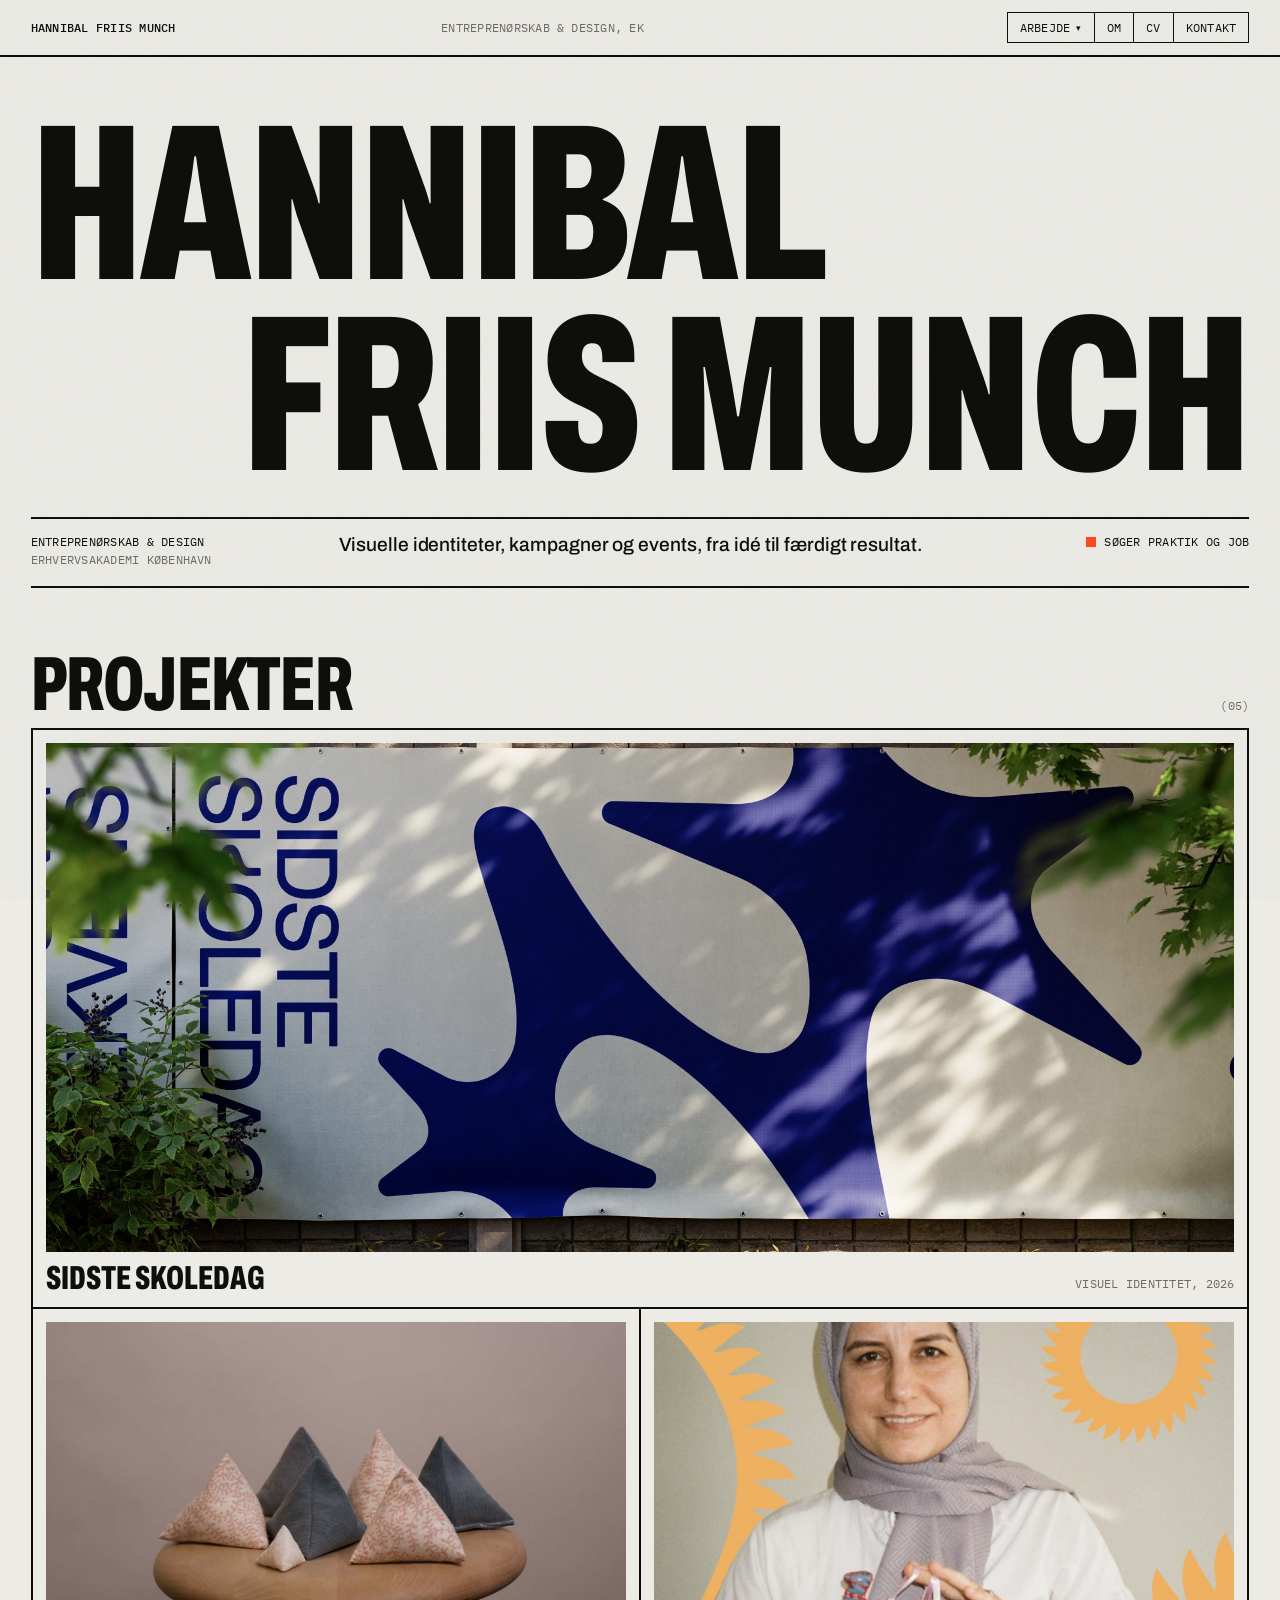
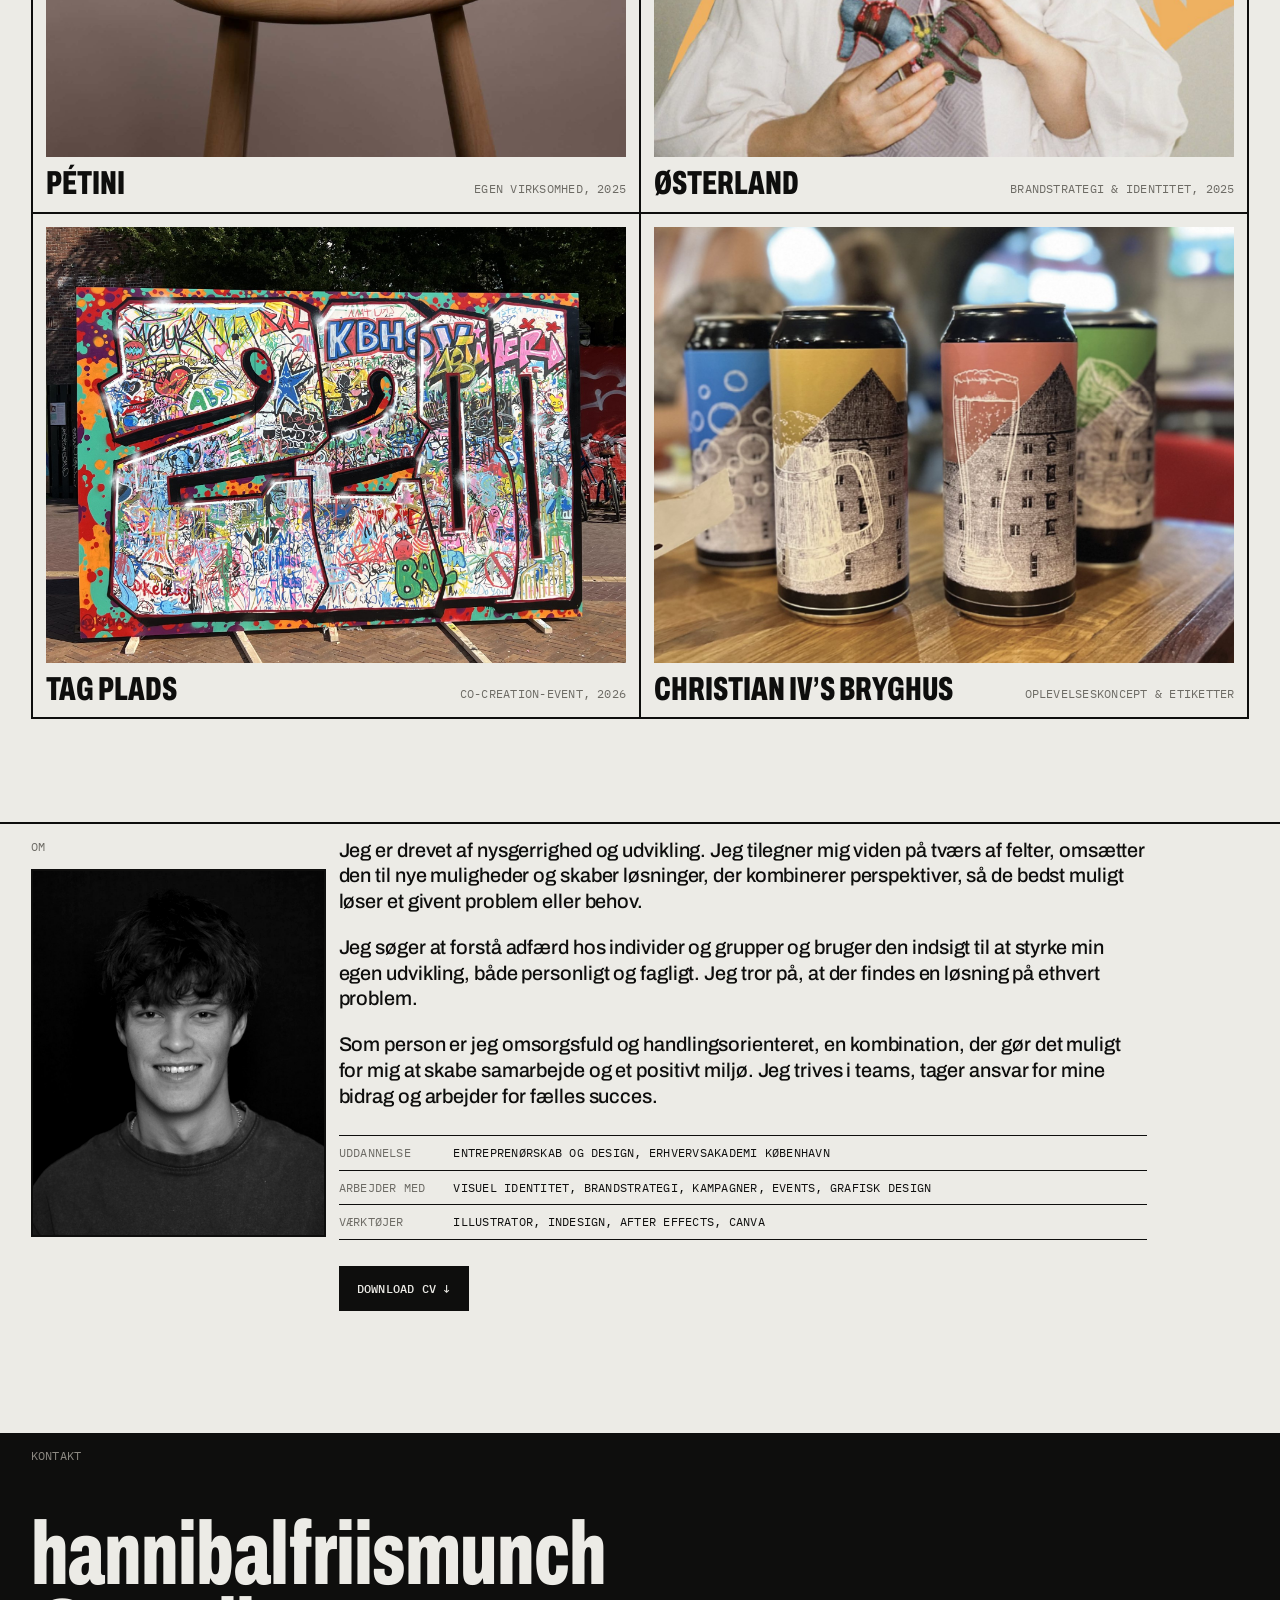
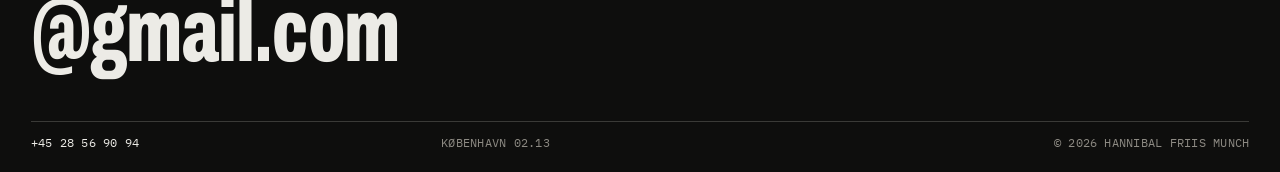
<file: index.html>
<!doctype html>
<html lang="da" class="no-js">
<head>
<meta charset="utf-8">
<meta name="viewport" content="width=device-width, initial-scale=1">
<title>Hannibal Friis Munch — Portfolio</title>
<meta name="description" content="Portfolio for Hannibal Friis Munch, der studerer Entreprenørskab og Design på Erhvervsakademi København.">
<meta name="author" content="Hannibal Friis Munch">
<meta property="og:title" content="Hannibal Friis Munch — Portfolio">
<meta property="og:description" content="Portfolio for Hannibal Friis Munch, der studerer Entreprenørskab og Design på Erhvervsakademi København.">
<meta name="theme-color" content="#ecebe6">
<link rel="icon" href="data:image/svg+xml,%3Csvg xmlns=%22http://www.w3.org/2000/svg%22 viewBox=%220 0 32 32%22%3E%3Crect x=%226%22 y=%226%22 width=%2220%22 height=%2220%22 fill=%22%23ff4a1c%22/%3E%3C/svg%3E">
<link rel="preconnect" href="https://fonts.googleapis.com"><link rel="preconnect" href="https://fonts.gstatic.com" crossorigin><link href="https://fonts.googleapis.com/css2?family=Archivo:wdth,wght@62..125,400..900&family=IBM+Plex+Mono:wght@400;500&display=swap" rel="stylesheet">
<link rel="stylesheet" href="style.css">
<script>document.documentElement.classList.remove('no-js')</script>
</head>
<body>
<header class="bar wrap">
  <div class="grid mono">
    <a class="name" href="index.html">Hannibal Friis Munch</a>
    <span class="role muted">Entreprenørskab &amp; Design, EK</span>
    <nav aria-label="Hovedmenu">
      <div class="work-menu">
        <button class="work-toggle" type="button" aria-expanded="false" aria-controls="work-panel">Arbejde <span class="chev" aria-hidden="true">▾</span></button>
        <div class="work-panel mono" id="work-panel"><a href="sidste-skoledag.html"><span class="t">Sidste Skoledag</span><span class="k">Visuel identitet</span></a><a href="petini.html"><span class="t">Pétini</span><span class="k">Egen virksomhed</span></a><a href="osterland.html"><span class="t">Østerland</span><span class="k">Brandstrategi & identitet</span></a><a href="tag-plads.html"><span class="t">Tag Plads</span><span class="k">Co-creation-event</span></a><a href="bryghuset.html"><span class="t">Christian IV’s Bryghus</span><span class="k">Oplevelseskoncept & etiketter</span></a></div>
      </div>
      <a href="index.html#om">Om</a>
      <a href="hannibal-friis-munch-cv.pdf" target="_blank" rel="noopener">CV</a>
      <a href="index.html#kontakt">Kontakt</a>
    </nav>
  </div>
</header>
<main>
<section class="masthead wrap">
  <h1 class="giant display"><span>Hannibal</span><span>Friis Munch</span></h1>
  <div class="mast-row grid mono">
    <span class="c1">Entreprenørskab &amp; Design<br><span class="muted">Erhvervsakademi København</span></span>
    <p class="c2">Visuelle identiteter, kampagner og events, fra idé til færdigt resultat.</p>
    <span class="c3"><span class="sq" aria-hidden="true"></span>Søger praktik og job</span>
  </div>
</section>

<section class="wrap" id="arbejde">
  <div class="section-head"><h2 class="display">Projekter</h2><span class="mono muted">(05)</span></div>
  <div class="cards">
<a class="card featured reveal" href="sidste-skoledag.html">
  <div class="media"><img src="sidste-skoledag-01.jpg" alt="" width="1982" height="1466" fetchpriority="high" decoding="async"></div>
  <div class="info"><h3>Sidste Skoledag</h3><span class="kind mono muted">Visuel identitet, 2026</span></div>
</a>
<a class="card reveal" href="petini.html">
  <div class="media"><img src="petini-01.jpg" alt="" width="2000" height="1333" loading="lazy" decoding="async"></div>
  <div class="info"><h3>Pétini</h3><span class="kind mono muted">Egen virksomhed, 2025</span></div>
</a>
<a class="card reveal" href="osterland.html">
  <div class="media"><img src="osterland-03.jpg" alt="" width="1338" height="1338" loading="lazy" decoding="async"></div>
  <div class="info"><h3>Østerland</h3><span class="kind mono muted">Brandstrategi & identitet, 2025</span></div>
</a>
<a class="card reveal" href="tag-plads.html">
  <div class="media"><img src="tag-plads-01.jpg" alt="" width="2000" height="1473" loading="lazy" decoding="async"></div>
  <div class="info"><h3>Tag Plads</h3><span class="kind mono muted">Co-creation-event, 2026</span></div>
</a>
<a class="card reveal" href="bryghuset.html">
  <div class="media"><img src="bryghuset-01.jpg" alt="" width="2000" height="1192" loading="lazy" decoding="async"></div>
  <div class="info"><h3>Christian IV’s Bryghus</h3><span class="kind mono muted">Oplevelseskoncept & etiketter</span></div>
</a>
  </div>
</section>

<section class="about wrap" id="om">
  <div class="grid">
    <div class="label mono muted"><span>Om</span><figure class="portrait"><img src="portraet.jpg" alt="Portræt af Hannibal Friis Munch" width="900" height="1128" loading="lazy" decoding="async"></figure></div>
    <div class="text">
      <p>Jeg er drevet af nysgerrighed og udvikling. Jeg tilegner mig viden på tværs af felter, omsætter den til nye muligheder og skaber løsninger, der kombinerer perspektiver, så de bedst muligt løser et givent problem eller behov.</p>
      <p>Jeg søger at forstå adfærd hos individer og grupper og bruger den indsigt til at styrke min egen udvikling, både personligt og fagligt. Jeg tror på, at der findes en løsning på ethvert problem.</p>
      <p>Som person er jeg omsorgsfuld og handlingsorienteret, en kombination, der gør det muligt for mig at skabe samarbejde og et positivt miljø. Jeg trives i teams, tager ansvar for mine bidrag og arbejder for fælles succes.</p>
      <dl class="mono">
        <dt>Uddannelse</dt><dd>Entreprenørskab og Design, Erhvervsakademi København</dd>
        <dt>Arbejder med</dt><dd>Visuel identitet, brandstrategi, kampagner, events, grafisk design</dd>
        <dt>Værktøjer</dt><dd>Illustrator, InDesign, After Effects, Canva</dd>
      </dl>
      <p class="cv-row"><a class="dl-btn mono" href="hannibal-friis-munch-cv.pdf" download>Download CV ↓</a></p>
    </div>
  </div>
</section>
</main>

<footer class="contact wrap" id="kontakt">
  <div class="mono muted">Kontakt</div>
  <a class="big display" href="mailto:hannibalfriismunch@gmail.com">hannibalfriismunch<br>@gmail.com</a>
  <div class="grid foot mono">
    <a href="tel:+4528569094">+45 28 56 90 94</a>
    <span class="muted" id="clock">København</span>
    <span class="muted">© 2026 Hannibal Friis Munch</span>
  </div>
</footer>
<script>
(function(){
  var bar=document.querySelector('.bar');
  function onScroll(){ bar.classList.toggle('scrolled', window.scrollY>8); }
  onScroll(); window.addEventListener('scroll', onScroll, {passive:true});

  // Arbejde dropdown
  var tg=document.querySelector('.work-toggle'), panel=document.getElementById('work-panel'), menu=document.querySelector('.work-menu');
  function setMenu(open){ tg.setAttribute('aria-expanded', open); panel.classList.toggle('open', open); }
  var hoverT=0;
  tg.addEventListener('click', function(e){ e.stopPropagation(); if(Date.now()-hoverT<500){ setMenu(true); return; } setMenu(tg.getAttribute('aria-expanded')!=='true'); });
  if(window.matchMedia('(hover: hover)').matches){
    var t; menu.addEventListener('mouseenter', function(){ clearTimeout(t); if(tg.getAttribute('aria-expanded')!=='true') hoverT=Date.now(); setMenu(true); });
    menu.addEventListener('mouseleave', function(){ t=setTimeout(function(){ setMenu(false); }, 180); });
  }
  document.addEventListener('click', function(e){ if(!menu.contains(e.target)) setMenu(false); });
  document.addEventListener('keydown', function(e){ if(e.key==='Escape' && tg.getAttribute('aria-expanded')==='true'){ setMenu(false); tg.focus(); } });

  // reveal
  var els=document.querySelectorAll('.reveal');
  if('IntersectionObserver' in window){
    var io=new IntersectionObserver(function(en){ en.forEach(function(x){ if(x.isIntersecting){ x.target.classList.add('in'); io.unobserve(x.target); } }); },{rootMargin:'0px 0px -6% 0px'});
    els.forEach(function(e){ io.observe(e); });
  } else els.forEach(function(e){ e.classList.add('in'); });

  // lightbox
  var lb=document.getElementById('lb');
  if(lb){
    var tiles=[].slice.call(document.querySelectorAll('button.tile')), img=lb.querySelector('img'), cap=lb.querySelector('.lb-cap'), cnt=lb.querySelector('.lb-count'), idx=0, last;
    function show(i){ idx=(i+tiles.length)%tiles.length; var t=tiles[idx]; img.src=t.dataset.full; img.alt=t.dataset.alt; cap.textContent=t.dataset.cap||''; cnt.textContent=(idx+1)+' / '+tiles.length; }
    function open(i){ last=document.activeElement; lb.hidden=false; show(i); requestAnimationFrame(function(){ lb.classList.add('open'); }); document.body.classList.add('lb-open'); lb.querySelector('.lb-close').focus(); }
    function close(){ lb.classList.remove('open'); document.body.classList.remove('lb-open'); setTimeout(function(){ lb.hidden=true; }, 250); if(last) last.focus(); }
    tiles.forEach(function(t,i){ t.addEventListener('click', function(){ open(i); }); });
    lb.querySelector('.lb-close').addEventListener('click', close);
    lb.querySelector('.lb-prev').addEventListener('click', function(){ show(idx-1); });
    lb.querySelector('.lb-next').addEventListener('click', function(){ show(idx+1); });
    lb.addEventListener('click', function(e){ if(e.target===lb || e.target.classList.contains('lb-stage')) close(); });
    document.addEventListener('keydown', function(e){ if(lb.hidden) return; if(e.key==='Escape') close(); if(e.key==='ArrowLeft') show(idx-1); if(e.key==='ArrowRight') show(idx+1); });
    var sx=null; lb.addEventListener('touchstart', function(e){ sx=e.touches[0].clientX; }, {passive:true});
    lb.addEventListener('touchend', function(e){ if(sx===null) return; var dx=e.changedTouches[0].clientX-sx; if(Math.abs(dx)>50) show(idx+(dx<0?1:-1)); sx=null; });
  }


  // flip-through of sketches
  document.querySelectorAll('.flip').forEach(function(box){
    var imgs=[].slice.call(box.querySelectorAll('img')), i=0, timer=null, visible=false, paused=false;
    var wrap=box.closest('.flip-wrap'), n=wrap.querySelector('.flip-n'), btn=wrap.querySelector('.flip-toggle');
    var reduce=window.matchMedia('(prefers-reduced-motion: reduce)').matches; if(reduce) paused=true;
    imgs.forEach(function(im){ im.loading='eager'; });
    function show(k){ imgs[i].classList.remove('on'); i=(k+imgs.length)%imgs.length; imgs[i].classList.add('on'); n.textContent=(i<9?'0':'')+(i+1); }
    function run(){ clearInterval(timer); timer=null; if(visible && !paused) timer=setInterval(function(){ show(i+1); }, +box.dataset.interval||420); btn.textContent=paused?'Afspil ▶':'Pause ▮▮'; btn.setAttribute('aria-pressed', paused); }
    btn.addEventListener('click', function(){ paused=!paused; run(); });
    box.addEventListener('click', function(){ if(paused) show(i+1); else { paused=true; run(); } });
    if('IntersectionObserver' in window){ new IntersectionObserver(function(e){ visible=e[0].isIntersecting; run(); }).observe(box); } else { visible=true; run(); }
  });

  var clock=document.getElementById('clock');
  if(clock){ var f=function(){ try{ clock.textContent='København '+new Date().toLocaleTimeString('da-DK',{hour:'2-digit',minute:'2-digit',timeZone:'Europe/Copenhagen'}); }catch(e){} }; f(); setInterval(f,30000); }
})();
</script>
</body>
</html>
</file>
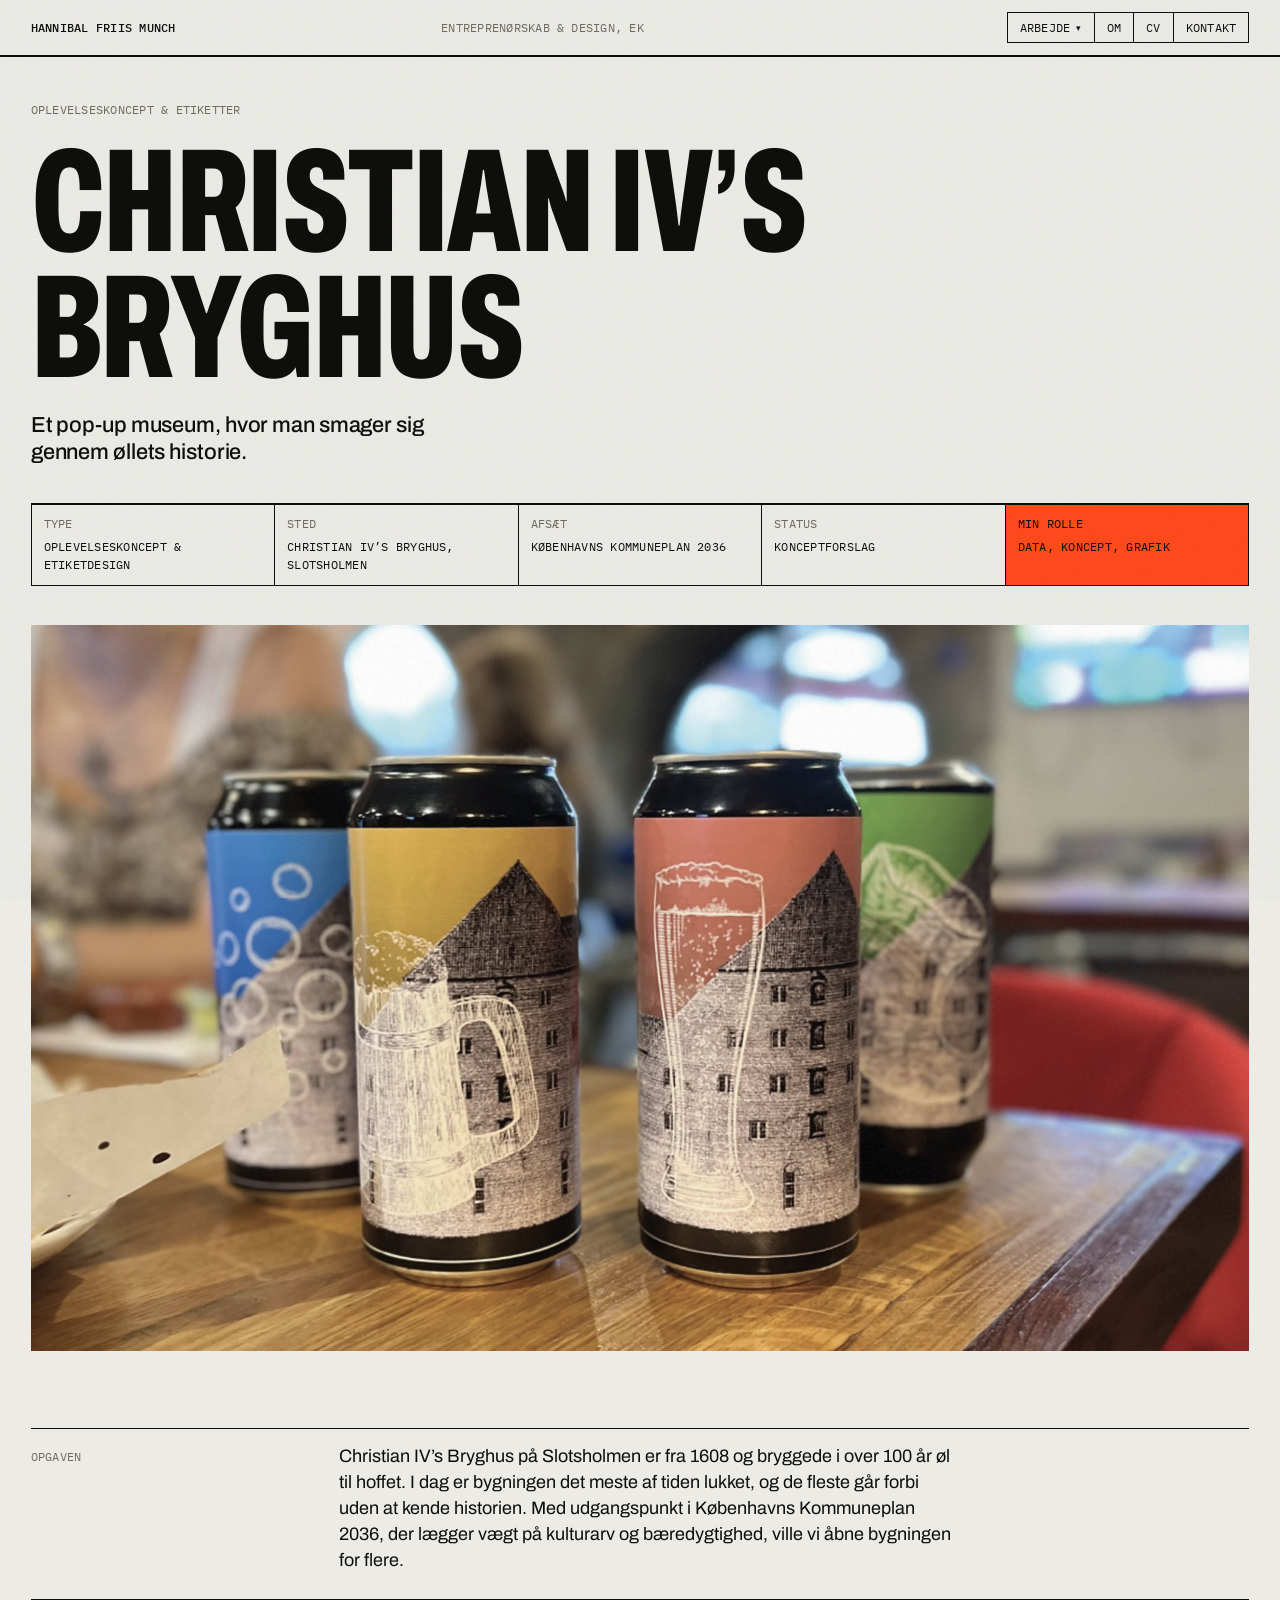
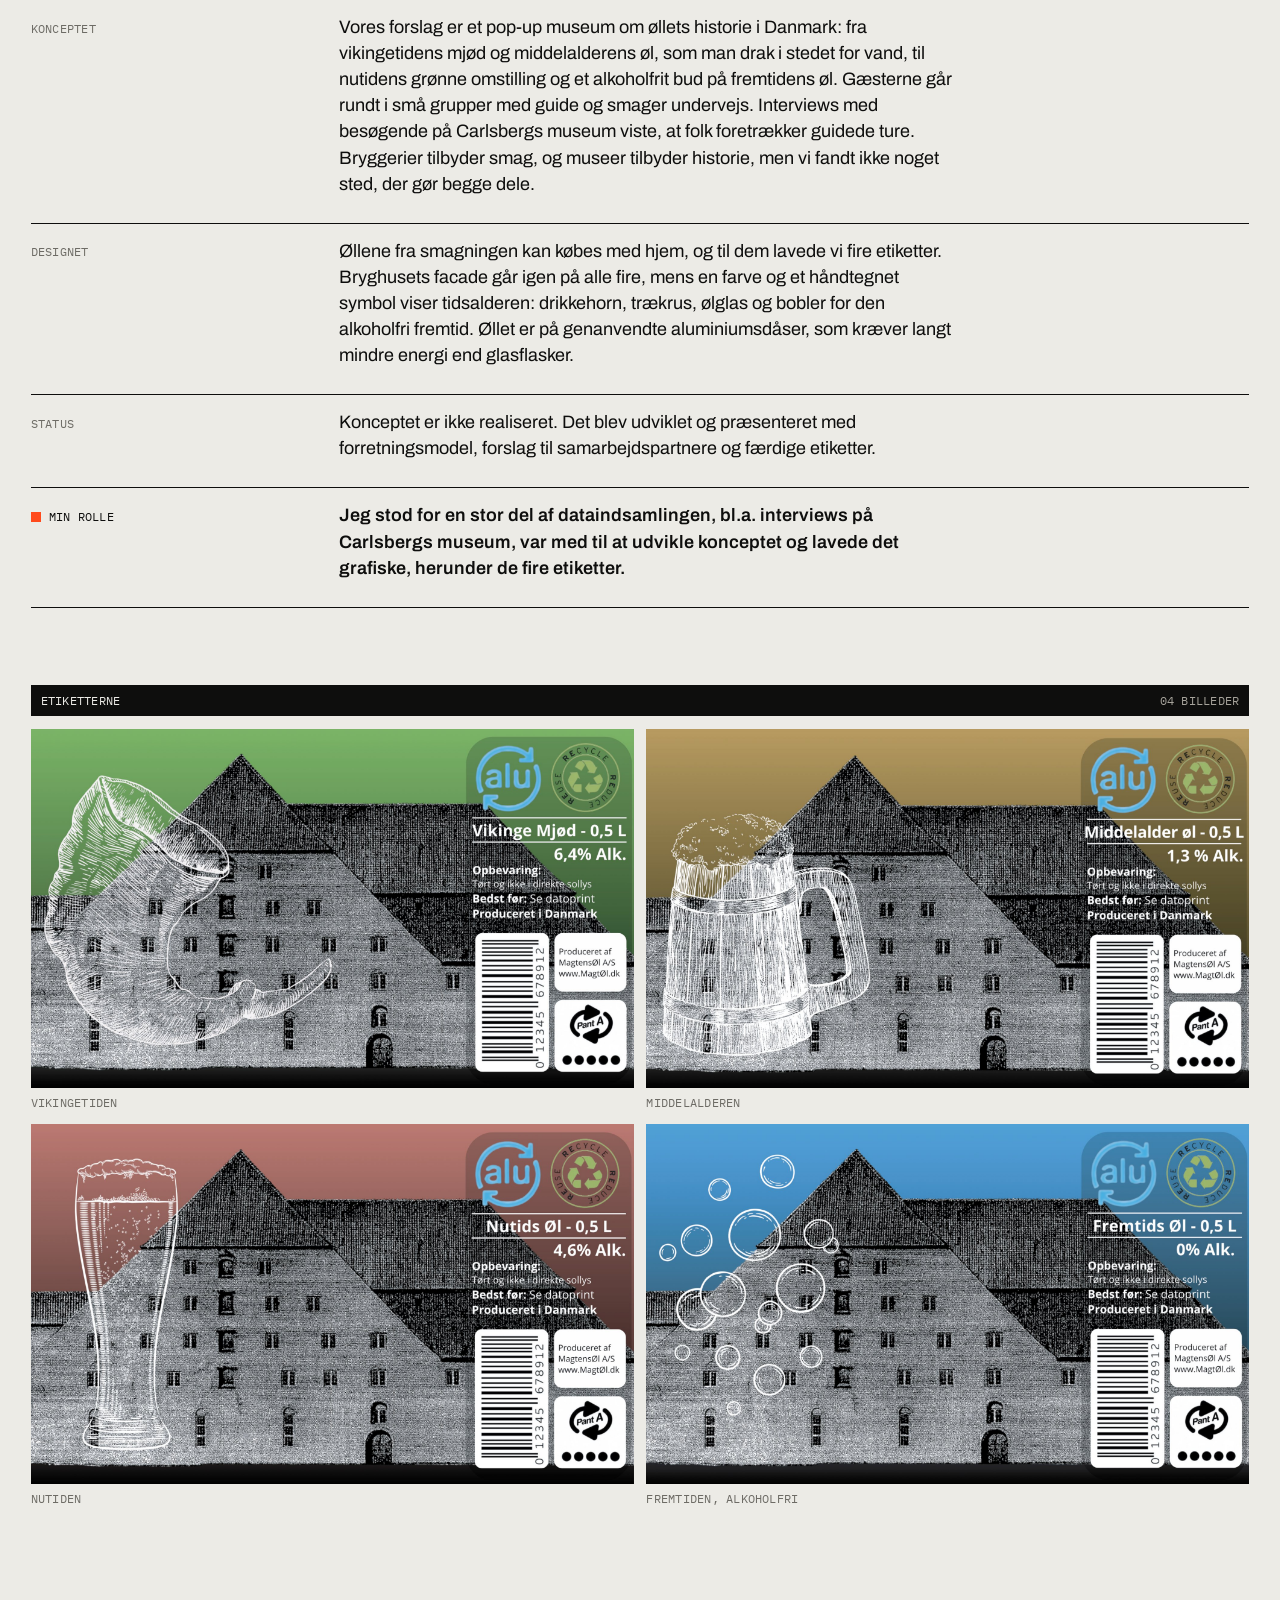
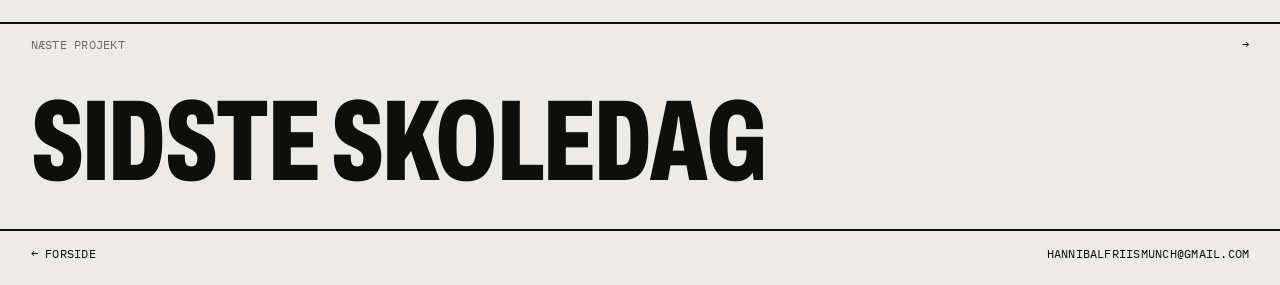
<file: bryghuset.html>
<!doctype html>
<html lang="da" class="no-js">
<head>
<meta charset="utf-8">
<meta name="viewport" content="width=device-width, initial-scale=1">
<title>Christian IV’s Bryghus — Hannibal Friis Munch</title>
<meta name="description" content="Oplevelseskoncept og etiketdesign til et pop-up museum i Christian IV’s Bryghus på Slotsholmen.">
<meta name="author" content="Hannibal Friis Munch">
<meta property="og:title" content="Christian IV’s Bryghus — Hannibal Friis Munch">
<meta property="og:description" content="Oplevelseskoncept og etiketdesign til et pop-up museum i Christian IV’s Bryghus på Slotsholmen.">
<meta name="theme-color" content="#ecebe6">
<link rel="icon" href="data:image/svg+xml,%3Csvg xmlns=%22http://www.w3.org/2000/svg%22 viewBox=%220 0 32 32%22%3E%3Crect x=%226%22 y=%226%22 width=%2220%22 height=%2220%22 fill=%22%23ff4a1c%22/%3E%3C/svg%3E">
<link rel="preconnect" href="https://fonts.googleapis.com"><link rel="preconnect" href="https://fonts.gstatic.com" crossorigin><link href="https://fonts.googleapis.com/css2?family=Archivo:wdth,wght@62..125,400..900&family=IBM+Plex+Mono:wght@400;500&display=swap" rel="stylesheet">
<link rel="stylesheet" href="style.css">
<script>document.documentElement.classList.remove('no-js')</script>
</head>
<body>
<header class="bar wrap">
  <div class="grid mono">
    <a class="name" href="index.html">Hannibal Friis Munch</a>
    <span class="role muted">Entreprenørskab &amp; Design, EK</span>
    <nav aria-label="Hovedmenu">
      <div class="work-menu">
        <button class="work-toggle" type="button" aria-expanded="false" aria-controls="work-panel">Arbejde <span class="chev" aria-hidden="true">▾</span></button>
        <div class="work-panel mono" id="work-panel"><a href="sidste-skoledag.html"><span class="t">Sidste Skoledag</span><span class="k">Visuel identitet</span></a><a href="osterland.html"><span class="t">Østerland</span><span class="k">Brandstrategi & identitet</span></a><a href="tag-plads.html"><span class="t">Tag Plads</span><span class="k">Co-creation-event</span></a><a href="bryghuset.html" aria-current="page"><span class="t">Christian IV’s Bryghus</span><span class="k">Oplevelseskoncept & etiketter</span></a></div>
      </div>
      <a href="index.html#om">Om</a>
      <a href="hannibal-friis-munch-cv.pdf" target="_blank" rel="noopener">CV</a>
      <a href="index.html#kontakt">Kontakt</a>
    </nav>
  </div>
</header>
<main>
<section class="p-head wrap">
  <div class="count mono"><span class="muted">Oplevelseskoncept & etiketter</span></div>
  <h1 class="display">Christian IV’s Bryghus</h1>
  <p class="sub">Et pop-up museum, hvor man smager sig gennem øllets historie.</p>
</section>
<section class="meta wrap mono"><dl><div><dt>Type</dt><dd>Oplevelseskoncept & etiketdesign</dd></div><div><dt>Sted</dt><dd>Christian IV’s Bryghus, Slotsholmen</dd></div><div><dt>Afsæt</dt><dd>Københavns Kommuneplan 2036</dd></div><div><dt>Status</dt><dd>Konceptforslag</dd></div><div><dt>Min rolle</dt><dd>Data, koncept, grafik</dd></div></dl></section>
<section class="hero wrap reveal"><div class="tiles c1"><figure class="cell"><button class="tile" type="button" data-full="bryghuset-01.jpg" data-alt="Fire øldåser med etiketter i blå, gul, rosa og grøn på et bord" data-cap="" aria-label="Forstør: Fire øldåser med etiketter i blå, gul, rosa og grøn på et bord"><img src="bryghuset-01.jpg" alt="Fire øldåser med etiketter i blå, gul, rosa og grøn på et bord" width="2000" height="1192" fetchpriority="high" decoding="async"><span class="zoom" aria-hidden="true">Forstør +</span></button></figure></div></section>
<section class="story wrap"><div class="row grid"><div class="label mono muted">Opgaven</div><div class="text"><p>Christian IV’s Bryghus på Slotsholmen er fra 1608 og bryggede i over 100 år øl til hoffet. I dag er bygningen det meste af tiden lukket, og de fleste går forbi uden at kende historien. Med udgangspunkt i Københavns Kommuneplan 2036, der lægger vægt på kulturarv og bæredygtighed, ville vi åbne bygningen for flere.</p></div></div><div class="row grid"><div class="label mono muted">Konceptet</div><div class="text"><p>Vores forslag er et pop-up museum om øllets historie i Danmark: fra vikingetidens mjød og middelalderens øl, som man drak i stedet for vand, til nutidens grønne omstilling og et alkoholfrit bud på fremtidens øl. Gæsterne går rundt i små grupper med guide og smager undervejs. Interviews med besøgende på Carlsbergs museum viste, at folk foretrækker guidede ture. Bryggerier tilbyder smag, og museer tilbyder historie, men vi fandt ikke noget sted, der gør begge dele.</p></div></div><div class="row grid"><div class="label mono muted">Designet</div><div class="text"><p>Øllene fra smagningen kan købes med hjem, og til dem lavede vi fire etiketter. Bryghusets facade går igen på alle fire, mens en farve og et håndtegnet symbol viser tidsalderen: drikkehorn, trækrus, ølglas og bobler for den alkoholfri fremtid. Øllet er på genanvendte aluminiumsdåser, som kræver langt mindre energi end glasflasker.</p></div></div><div class="row grid"><div class="label mono muted">Status</div><div class="text"><p>Konceptet er ikke realiseret. Det blev udviklet og præsenteret med forretningsmodel, forslag til samarbejdspartnere og færdige etiketter.</p></div></div><div class="row grid role"><div class="label mono muted">Min rolle</div><div class="text"><p>Jeg stod for en stor del af dataindsamlingen, bl.a. interviews på Carlsbergs museum, var med til at udvikle konceptet og lavede det grafiske, herunder de fire etiketter.</p></div></div></section>
<section class="gal wrap reveal"><div class="gal-head mono"><span>Etiketterne</span><span class="muted">04 billeder</span></div><div class="tiles c2" style="--ar:2000 / 1192"><figure class="cell"><button class="tile" type="button" data-full="bryghuset-02.jpg" data-alt="Grøn etiket: Vikinge Mjød med drikkehorn over bryghusets facade" data-cap="Vikingetiden" aria-label="Forstør: Grøn etiket: Vikinge Mjød med drikkehorn over bryghusets facade"><img src="bryghuset-02.jpg" alt="Grøn etiket: Vikinge Mjød med drikkehorn over bryghusets facade" width="2000" height="1192" loading="lazy" decoding="async"><span class="zoom" aria-hidden="true">Forstør +</span></button><figcaption class="mono muted">Vikingetiden</figcaption></figure><figure class="cell"><button class="tile" type="button" data-full="bryghuset-03.jpg" data-alt="Gul etiket: Middelalder øl med trækrus over bryghusets facade" data-cap="Middelalderen" aria-label="Forstør: Gul etiket: Middelalder øl med trækrus over bryghusets facade"><img src="bryghuset-03.jpg" alt="Gul etiket: Middelalder øl med trækrus over bryghusets facade" width="2000" height="1192" loading="lazy" decoding="async"><span class="zoom" aria-hidden="true">Forstør +</span></button><figcaption class="mono muted">Middelalderen</figcaption></figure><figure class="cell"><button class="tile" type="button" data-full="bryghuset-04.jpg" data-alt="Rosa etiket: Nutids Øl med ølglas over bryghusets facade" data-cap="Nutiden" aria-label="Forstør: Rosa etiket: Nutids Øl med ølglas over bryghusets facade"><img src="bryghuset-04.jpg" alt="Rosa etiket: Nutids Øl med ølglas over bryghusets facade" width="2000" height="1192" loading="lazy" decoding="async"><span class="zoom" aria-hidden="true">Forstør +</span></button><figcaption class="mono muted">Nutiden</figcaption></figure><figure class="cell"><button class="tile" type="button" data-full="bryghuset-05.jpg" data-alt="Blå etiket: Fremtids Øl med bobler over bryghusets facade" data-cap="Fremtiden, alkoholfri" aria-label="Forstør: Blå etiket: Fremtids Øl med bobler over bryghusets facade"><img src="bryghuset-05.jpg" alt="Blå etiket: Fremtids Øl med bobler over bryghusets facade" width="2000" height="1192" loading="lazy" decoding="async"><span class="zoom" aria-hidden="true">Forstør +</span></button><figcaption class="mono muted">Fremtiden, alkoholfri</figcaption></figure></div></section>
<section class="next">
  <a href="sidste-skoledag.html"><span class="top mono"><span class="muted">Næste projekt</span><span>→</span></span><span class="title display">Sidste Skoledag</span></a>
</section>
</main>
<footer class="p-foot mono"><a href="index.html">← Forside</a><a href="mailto:hannibalfriismunch@gmail.com">hannibalfriismunch@gmail.com</a></footer>
<div class="lb" id="lb" role="dialog" aria-modal="true" aria-label="Billedvisning" hidden>
  <div class="lb-top mono"><span class="lb-count muted"></span><button class="lb-close mono" type="button">Luk ✕</button></div>
  <div class="lb-stage"><button class="lb-prev" type="button" aria-label="Forrige billede">←</button><img alt=""><button class="lb-next" type="button" aria-label="Næste billede">→</button></div>
  <div class="lb-bottom mono"><span class="lb-cap"></span><span class="muted">← → for at bladre · Esc for at lukke</span></div>
</div>
<script>
(function(){
  var bar=document.querySelector('.bar');
  function onScroll(){ bar.classList.toggle('scrolled', window.scrollY>8); }
  onScroll(); window.addEventListener('scroll', onScroll, {passive:true});

  // Arbejde dropdown
  var tg=document.querySelector('.work-toggle'), panel=document.getElementById('work-panel'), menu=document.querySelector('.work-menu');
  function setMenu(open){ tg.setAttribute('aria-expanded', open); panel.classList.toggle('open', open); }
  var hoverT=0;
  tg.addEventListener('click', function(e){ e.stopPropagation(); if(Date.now()-hoverT<500){ setMenu(true); return; } setMenu(tg.getAttribute('aria-expanded')!=='true'); });
  if(window.matchMedia('(hover: hover)').matches){
    var t; menu.addEventListener('mouseenter', function(){ clearTimeout(t); if(tg.getAttribute('aria-expanded')!=='true') hoverT=Date.now(); setMenu(true); });
    menu.addEventListener('mouseleave', function(){ t=setTimeout(function(){ setMenu(false); }, 180); });
  }
  document.addEventListener('click', function(e){ if(!menu.contains(e.target)) setMenu(false); });
  document.addEventListener('keydown', function(e){ if(e.key==='Escape' && tg.getAttribute('aria-expanded')==='true'){ setMenu(false); tg.focus(); } });

  // reveal
  var els=document.querySelectorAll('.reveal');
  if('IntersectionObserver' in window){
    var io=new IntersectionObserver(function(en){ en.forEach(function(x){ if(x.isIntersecting){ x.target.classList.add('in'); io.unobserve(x.target); } }); },{rootMargin:'0px 0px -6% 0px'});
    els.forEach(function(e){ io.observe(e); });
  } else els.forEach(function(e){ e.classList.add('in'); });

  // lightbox
  var lb=document.getElementById('lb');
  if(lb){
    var tiles=[].slice.call(document.querySelectorAll('button.tile')), img=lb.querySelector('img'), cap=lb.querySelector('.lb-cap'), cnt=lb.querySelector('.lb-count'), idx=0, last;
    function show(i){ idx=(i+tiles.length)%tiles.length; var t=tiles[idx]; img.src=t.dataset.full; img.alt=t.dataset.alt; cap.textContent=t.dataset.cap||''; cnt.textContent=(idx+1)+' / '+tiles.length; }
    function open(i){ last=document.activeElement; lb.hidden=false; show(i); requestAnimationFrame(function(){ lb.classList.add('open'); }); document.body.classList.add('lb-open'); lb.querySelector('.lb-close').focus(); }
    function close(){ lb.classList.remove('open'); document.body.classList.remove('lb-open'); setTimeout(function(){ lb.hidden=true; }, 250); if(last) last.focus(); }
    tiles.forEach(function(t,i){ t.addEventListener('click', function(){ open(i); }); });
    lb.querySelector('.lb-close').addEventListener('click', close);
    lb.querySelector('.lb-prev').addEventListener('click', function(){ show(idx-1); });
    lb.querySelector('.lb-next').addEventListener('click', function(){ show(idx+1); });
    lb.addEventListener('click', function(e){ if(e.target===lb || e.target.classList.contains('lb-stage')) close(); });
    document.addEventListener('keydown', function(e){ if(lb.hidden) return; if(e.key==='Escape') close(); if(e.key==='ArrowLeft') show(idx-1); if(e.key==='ArrowRight') show(idx+1); });
    var sx=null; lb.addEventListener('touchstart', function(e){ sx=e.touches[0].clientX; }, {passive:true});
    lb.addEventListener('touchend', function(e){ if(sx===null) return; var dx=e.changedTouches[0].clientX-sx; if(Math.abs(dx)>50) show(idx+(dx<0?1:-1)); sx=null; });
  }


  // flip-through of sketches
  document.querySelectorAll('.flip').forEach(function(box){
    var imgs=[].slice.call(box.querySelectorAll('img')), i=0, timer=null, visible=false, paused=false;
    var wrap=box.closest('.flip-wrap'), n=wrap.querySelector('.flip-n'), btn=wrap.querySelector('.flip-toggle');
    var reduce=window.matchMedia('(prefers-reduced-motion: reduce)').matches; if(reduce) paused=true;
    imgs.forEach(function(im){ im.loading='eager'; });
    function show(k){ imgs[i].classList.remove('on'); i=(k+imgs.length)%imgs.length; imgs[i].classList.add('on'); n.textContent=(i<9?'0':'')+(i+1); }
    function run(){ clearInterval(timer); timer=null; if(visible && !paused) timer=setInterval(function(){ show(i+1); }, +box.dataset.interval||420); btn.textContent=paused?'Afspil ▶':'Pause ▮▮'; btn.setAttribute('aria-pressed', paused); }
    btn.addEventListener('click', function(){ paused=!paused; run(); });
    box.addEventListener('click', function(){ if(paused) show(i+1); else { paused=true; run(); } });
    if('IntersectionObserver' in window){ new IntersectionObserver(function(e){ visible=e[0].isIntersecting; run(); }).observe(box); } else { visible=true; run(); }
  });

  var clock=document.getElementById('clock');
  if(clock){ var f=function(){ try{ clock.textContent='København '+new Date().toLocaleTimeString('da-DK',{hour:'2-digit',minute:'2-digit',timeZone:'Europe/Copenhagen'}); }catch(e){} }; f(); setInterval(f,30000); }
})();
</script>
</body>
</html>
</file>
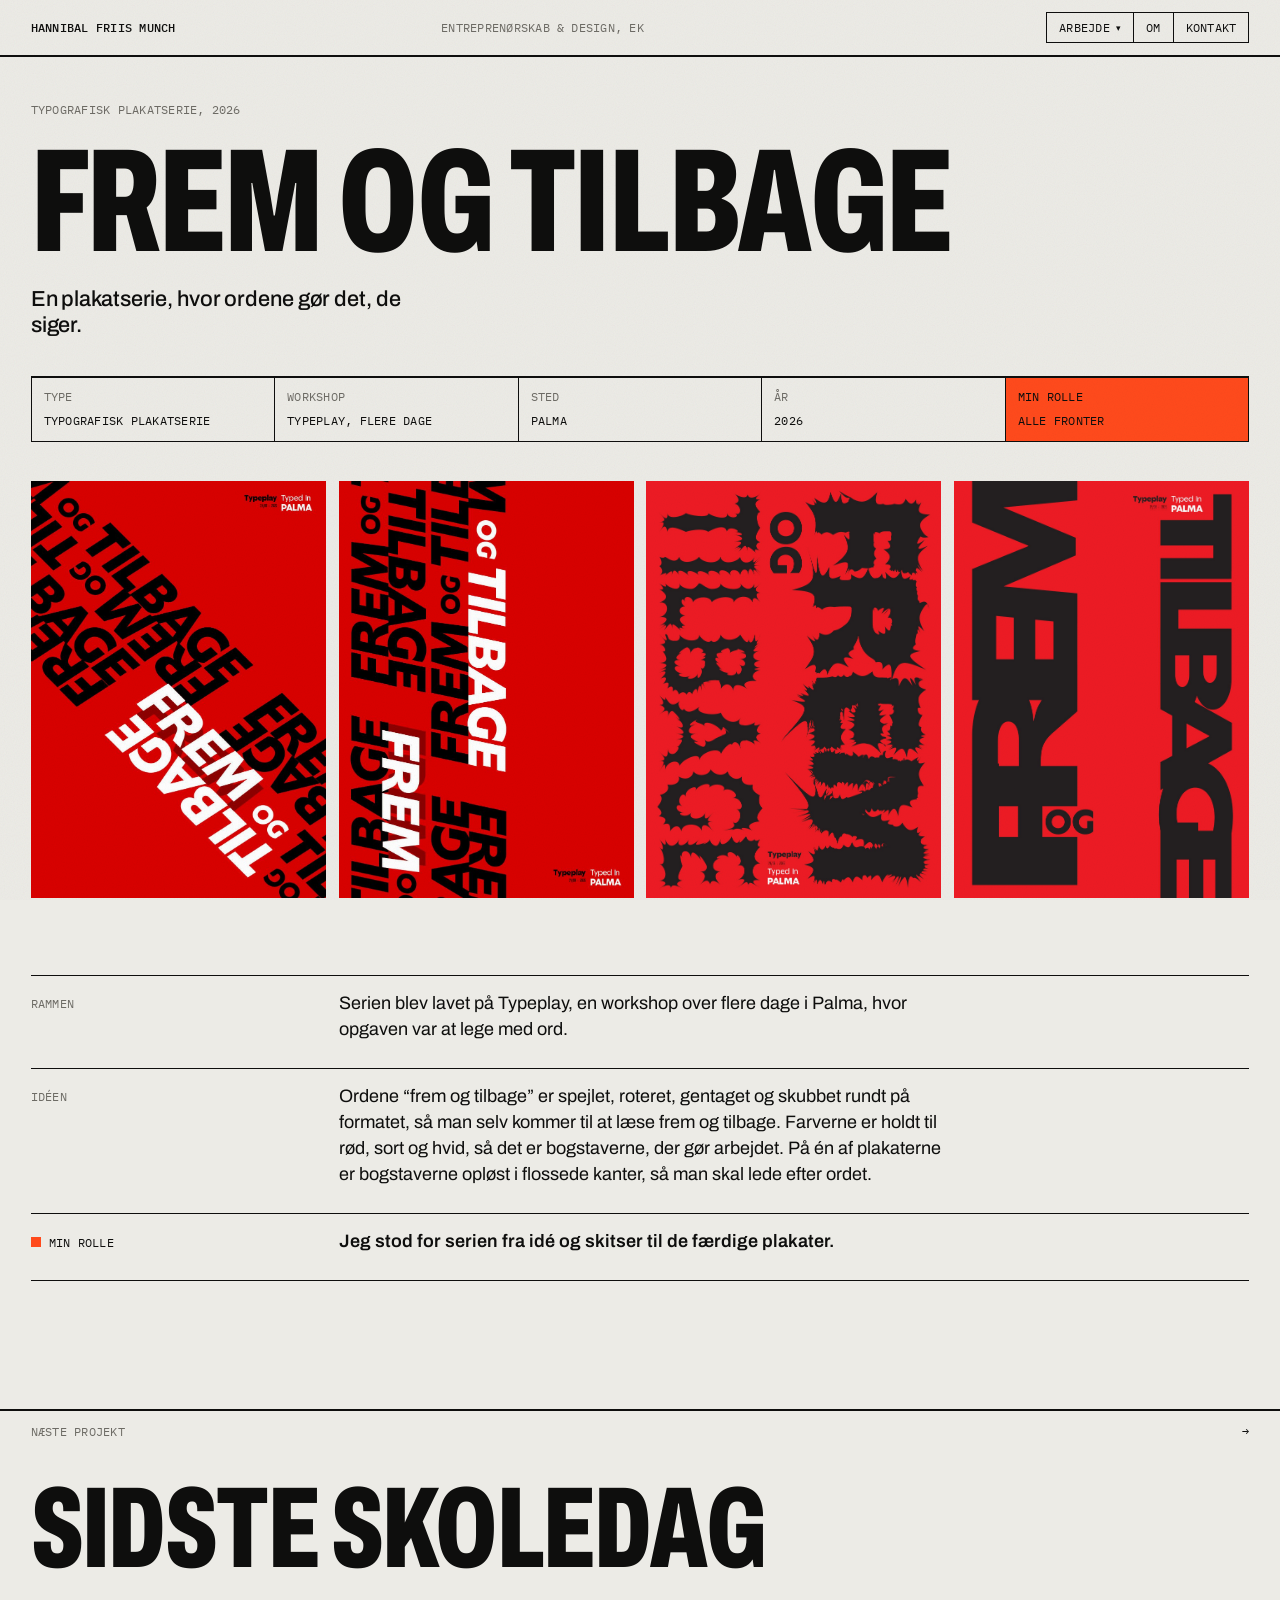
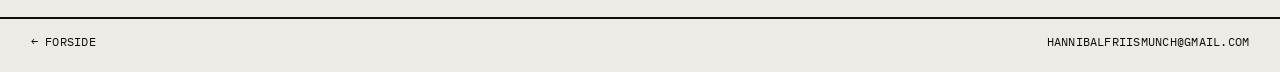
<file: frem-og-tilbage.html>
<!doctype html>
<html lang="da" class="no-js">
<head>
<meta charset="utf-8">
<meta name="viewport" content="width=device-width, initial-scale=1">
<title>Frem og tilbage — Hannibal Friis Munch</title>
<meta name="description" content="Typografisk plakatserie lavet på Typeplay i Palma.">
<meta name="author" content="Hannibal Friis Munch">
<meta property="og:title" content="Frem og tilbage — Hannibal Friis Munch">
<meta property="og:description" content="Typografisk plakatserie lavet på Typeplay i Palma.">
<meta name="theme-color" content="#ecebe6">
<link rel="icon" href="data:image/svg+xml,%3Csvg xmlns=%22http://www.w3.org/2000/svg%22 viewBox=%220 0 32 32%22%3E%3Crect x=%226%22 y=%226%22 width=%2220%22 height=%2220%22 fill=%22%23ff4a1c%22/%3E%3C/svg%3E">
<link rel="preconnect" href="https://fonts.googleapis.com"><link rel="preconnect" href="https://fonts.gstatic.com" crossorigin><link href="https://fonts.googleapis.com/css2?family=Archivo:wdth,wght@62..125,400..900&family=IBM+Plex+Mono:wght@400;500&display=swap" rel="stylesheet">
<link rel="stylesheet" href="style.css">
<script>document.documentElement.classList.remove('no-js')</script>
</head>
<body>
<header class="bar wrap">
  <div class="grid mono">
    <a class="name" href="index.html">Hannibal Friis Munch</a>
    <span class="role muted">Entreprenørskab &amp; Design, EK</span>
    <nav aria-label="Hovedmenu">
      <div class="work-menu">
        <button class="work-toggle" type="button" aria-expanded="false" aria-controls="work-panel">Arbejde <span class="chev" aria-hidden="true">▾</span></button>
        <div class="work-panel mono" id="work-panel"><a href="sidste-skoledag.html"><span class="t">Sidste Skoledag</span><span class="k">Visuel identitet</span></a><a href="osterland.html"><span class="t">Østerland</span><span class="k">Brandstrategi & identitet</span></a><a href="tag-plads.html"><span class="t">Tag Plads</span><span class="k">Co-creation-event</span></a><a href="bryghuset.html"><span class="t">Christian IV’s Bryghus</span><span class="k">Oplevelseskoncept & etiketter</span></a><a href="frem-og-tilbage.html" aria-current="page"><span class="t">Frem og tilbage</span><span class="k">Typografisk plakatserie</span></a></div>
      </div>
      <a href="index.html#om">Om</a>
      <a href="index.html#kontakt">Kontakt</a>
    </nav>
  </div>
</header>
<main>
<section class="p-head wrap">
  <div class="count mono"><span class="muted">Typografisk plakatserie, 2026</span></div>
  <h1 class="display">Frem og tilbage</h1>
  <p class="sub">En plakatserie, hvor ordene gør det, de siger.</p>
</section>
<section class="meta wrap mono"><dl><div><dt>Type</dt><dd>Typografisk plakatserie</dd></div><div><dt>Workshop</dt><dd>Typeplay, flere dage</dd></div><div><dt>Sted</dt><dd>Palma</dd></div><div><dt>År</dt><dd>2026</dd></div><div><dt>Min rolle</dt><dd>Alle fronter</dd></div></dl></section>
<section class="hero wrap reveal"><div class="tiles c4" style="--ar:842 / 1191"><figure class="cell"><button class="tile" type="button" data-full="frem-og-tilbage-01.jpg" data-alt="Rød plakat med FREM OG TILBAGE roteret diagonalt og spejlet" data-cap="" aria-label="Forstør: Rød plakat med FREM OG TILBAGE roteret diagonalt og spejlet"><img src="frem-og-tilbage-01.jpg" alt="Rød plakat med FREM OG TILBAGE roteret diagonalt og spejlet" width="842" height="1191" fetchpriority="high" decoding="async"><span class="zoom" aria-hidden="true">Forstør +</span></button></figure><figure class="cell"><button class="tile" type="button" data-full="frem-og-tilbage-02.jpg" data-alt="Rød plakat med FREM OG TILBAGE lodret og gentaget" data-cap="" aria-label="Forstør: Rød plakat med FREM OG TILBAGE lodret og gentaget"><img src="frem-og-tilbage-02.jpg" alt="Rød plakat med FREM OG TILBAGE lodret og gentaget" width="842" height="1191" fetchpriority="high" decoding="async"><span class="zoom" aria-hidden="true">Forstør +</span></button></figure><figure class="cell"><button class="tile" type="button" data-full="frem-og-tilbage-03.jpg" data-alt="Rød plakat hvor bogstaverne er opløst i flossede kanter" data-cap="" aria-label="Forstør: Rød plakat hvor bogstaverne er opløst i flossede kanter"><img src="frem-og-tilbage-03.jpg" alt="Rød plakat hvor bogstaverne er opløst i flossede kanter" width="1414" height="2000" fetchpriority="high" decoding="async"><span class="zoom" aria-hidden="true">Forstør +</span></button></figure><figure class="cell"><button class="tile" type="button" data-full="frem-og-tilbage-04.jpg" data-alt="Rød plakat med sammenpressede sorte bogstaver" data-cap="" aria-label="Forstør: Rød plakat med sammenpressede sorte bogstaver"><img src="frem-og-tilbage-04.jpg" alt="Rød plakat med sammenpressede sorte bogstaver" width="1414" height="2000" fetchpriority="high" decoding="async"><span class="zoom" aria-hidden="true">Forstør +</span></button></figure></div></section>
<section class="story wrap"><div class="row grid"><div class="label mono muted">Rammen</div><div class="text"><p>Serien blev lavet på Typeplay, en workshop over flere dage i Palma, hvor opgaven var at lege med ord.</p></div></div><div class="row grid"><div class="label mono muted">Idéen</div><div class="text"><p>Ordene “frem og tilbage” er spejlet, roteret, gentaget og skubbet rundt på formatet, så man selv kommer til at læse frem og tilbage. Farverne er holdt til rød, sort og hvid, så det er bogstaverne, der gør arbejdet. På én af plakaterne er bogstaverne opløst i flossede kanter, så man skal lede efter ordet.</p></div></div><div class="row grid role"><div class="label mono muted">Min rolle</div><div class="text"><p>Jeg stod for serien fra idé og skitser til de færdige plakater.</p></div></div></section>
<section class="next">
  <a href="sidste-skoledag.html"><span class="top mono"><span class="muted">Næste projekt</span><span>→</span></span><span class="title display">Sidste Skoledag</span></a>
</section>
</main>
<footer class="p-foot mono"><a href="index.html">← Forside</a><a href="mailto:hannibalfriismunch@gmail.com">hannibalfriismunch@gmail.com</a></footer>
<div class="lb" id="lb" role="dialog" aria-modal="true" aria-label="Billedvisning" hidden>
  <div class="lb-top mono"><span class="lb-count muted"></span><button class="lb-close mono" type="button">Luk ✕</button></div>
  <div class="lb-stage"><button class="lb-prev" type="button" aria-label="Forrige billede">←</button><img alt=""><button class="lb-next" type="button" aria-label="Næste billede">→</button></div>
  <div class="lb-bottom mono"><span class="lb-cap"></span><span class="muted">← → for at bladre · Esc for at lukke</span></div>
</div>
<script>
(function(){
  var bar=document.querySelector('.bar');
  function onScroll(){ bar.classList.toggle('scrolled', window.scrollY>8); }
  onScroll(); window.addEventListener('scroll', onScroll, {passive:true});

  // Arbejde dropdown
  var tg=document.querySelector('.work-toggle'), panel=document.getElementById('work-panel'), menu=document.querySelector('.work-menu');
  function setMenu(open){ tg.setAttribute('aria-expanded', open); panel.classList.toggle('open', open); }
  var hoverT=0;
  tg.addEventListener('click', function(e){ e.stopPropagation(); if(Date.now()-hoverT<500){ setMenu(true); return; } setMenu(tg.getAttribute('aria-expanded')!=='true'); });
  if(window.matchMedia('(hover: hover)').matches){
    var t; menu.addEventListener('mouseenter', function(){ clearTimeout(t); if(tg.getAttribute('aria-expanded')!=='true') hoverT=Date.now(); setMenu(true); });
    menu.addEventListener('mouseleave', function(){ t=setTimeout(function(){ setMenu(false); }, 180); });
  }
  document.addEventListener('click', function(e){ if(!menu.contains(e.target)) setMenu(false); });
  document.addEventListener('keydown', function(e){ if(e.key==='Escape' && tg.getAttribute('aria-expanded')==='true'){ setMenu(false); tg.focus(); } });

  // reveal
  var els=document.querySelectorAll('.reveal');
  if('IntersectionObserver' in window){
    var io=new IntersectionObserver(function(en){ en.forEach(function(x){ if(x.isIntersecting){ x.target.classList.add('in'); io.unobserve(x.target); } }); },{rootMargin:'0px 0px -6% 0px'});
    els.forEach(function(e){ io.observe(e); });
  } else els.forEach(function(e){ e.classList.add('in'); });

  // lightbox
  var lb=document.getElementById('lb');
  if(lb){
    var tiles=[].slice.call(document.querySelectorAll('button.tile')), img=lb.querySelector('img'), cap=lb.querySelector('.lb-cap'), cnt=lb.querySelector('.lb-count'), idx=0, last;
    function show(i){ idx=(i+tiles.length)%tiles.length; var t=tiles[idx]; img.src=t.dataset.full; img.alt=t.dataset.alt; cap.textContent=t.dataset.cap||''; cnt.textContent=(idx+1)+' / '+tiles.length; }
    function open(i){ last=document.activeElement; lb.hidden=false; show(i); requestAnimationFrame(function(){ lb.classList.add('open'); }); document.body.classList.add('lb-open'); lb.querySelector('.lb-close').focus(); }
    function close(){ lb.classList.remove('open'); document.body.classList.remove('lb-open'); setTimeout(function(){ lb.hidden=true; }, 250); if(last) last.focus(); }
    tiles.forEach(function(t,i){ t.addEventListener('click', function(){ open(i); }); });
    lb.querySelector('.lb-close').addEventListener('click', close);
    lb.querySelector('.lb-prev').addEventListener('click', function(){ show(idx-1); });
    lb.querySelector('.lb-next').addEventListener('click', function(){ show(idx+1); });
    lb.addEventListener('click', function(e){ if(e.target===lb || e.target.classList.contains('lb-stage')) close(); });
    document.addEventListener('keydown', function(e){ if(lb.hidden) return; if(e.key==='Escape') close(); if(e.key==='ArrowLeft') show(idx-1); if(e.key==='ArrowRight') show(idx+1); });
    var sx=null; lb.addEventListener('touchstart', function(e){ sx=e.touches[0].clientX; }, {passive:true});
    lb.addEventListener('touchend', function(e){ if(sx===null) return; var dx=e.changedTouches[0].clientX-sx; if(Math.abs(dx)>50) show(idx+(dx<0?1:-1)); sx=null; });
  }


  // flip-through of sketches
  document.querySelectorAll('.flip').forEach(function(box){
    var imgs=[].slice.call(box.querySelectorAll('img')), i=0, timer=null, visible=false, paused=false;
    var wrap=box.closest('.flip-wrap'), n=wrap.querySelector('.flip-n'), btn=wrap.querySelector('.flip-toggle');
    var reduce=window.matchMedia('(prefers-reduced-motion: reduce)').matches; if(reduce) paused=true;
    imgs.forEach(function(im){ im.loading='eager'; });
    function show(k){ imgs[i].classList.remove('on'); i=(k+imgs.length)%imgs.length; imgs[i].classList.add('on'); n.textContent=(i<9?'0':'')+(i+1); }
    function run(){ clearInterval(timer); timer=null; if(visible && !paused) timer=setInterval(function(){ show(i+1); }, +box.dataset.interval||420); btn.textContent=paused?'Afspil ▶':'Pause ▮▮'; btn.setAttribute('aria-pressed', paused); }
    btn.addEventListener('click', function(){ paused=!paused; run(); });
    box.addEventListener('click', function(){ if(paused) show(i+1); else { paused=true; run(); } });
    if('IntersectionObserver' in window){ new IntersectionObserver(function(e){ visible=e[0].isIntersecting; run(); }).observe(box); } else { visible=true; run(); }
  });

  var clock=document.getElementById('clock');
  if(clock){ var f=function(){ try{ clock.textContent='København '+new Date().toLocaleTimeString('da-DK',{hour:'2-digit',minute:'2-digit',timeZone:'Europe/Copenhagen'}); }catch(e){} }; f(); setInterval(f,30000); }
})();
</script>
</body>
</html>
</file>
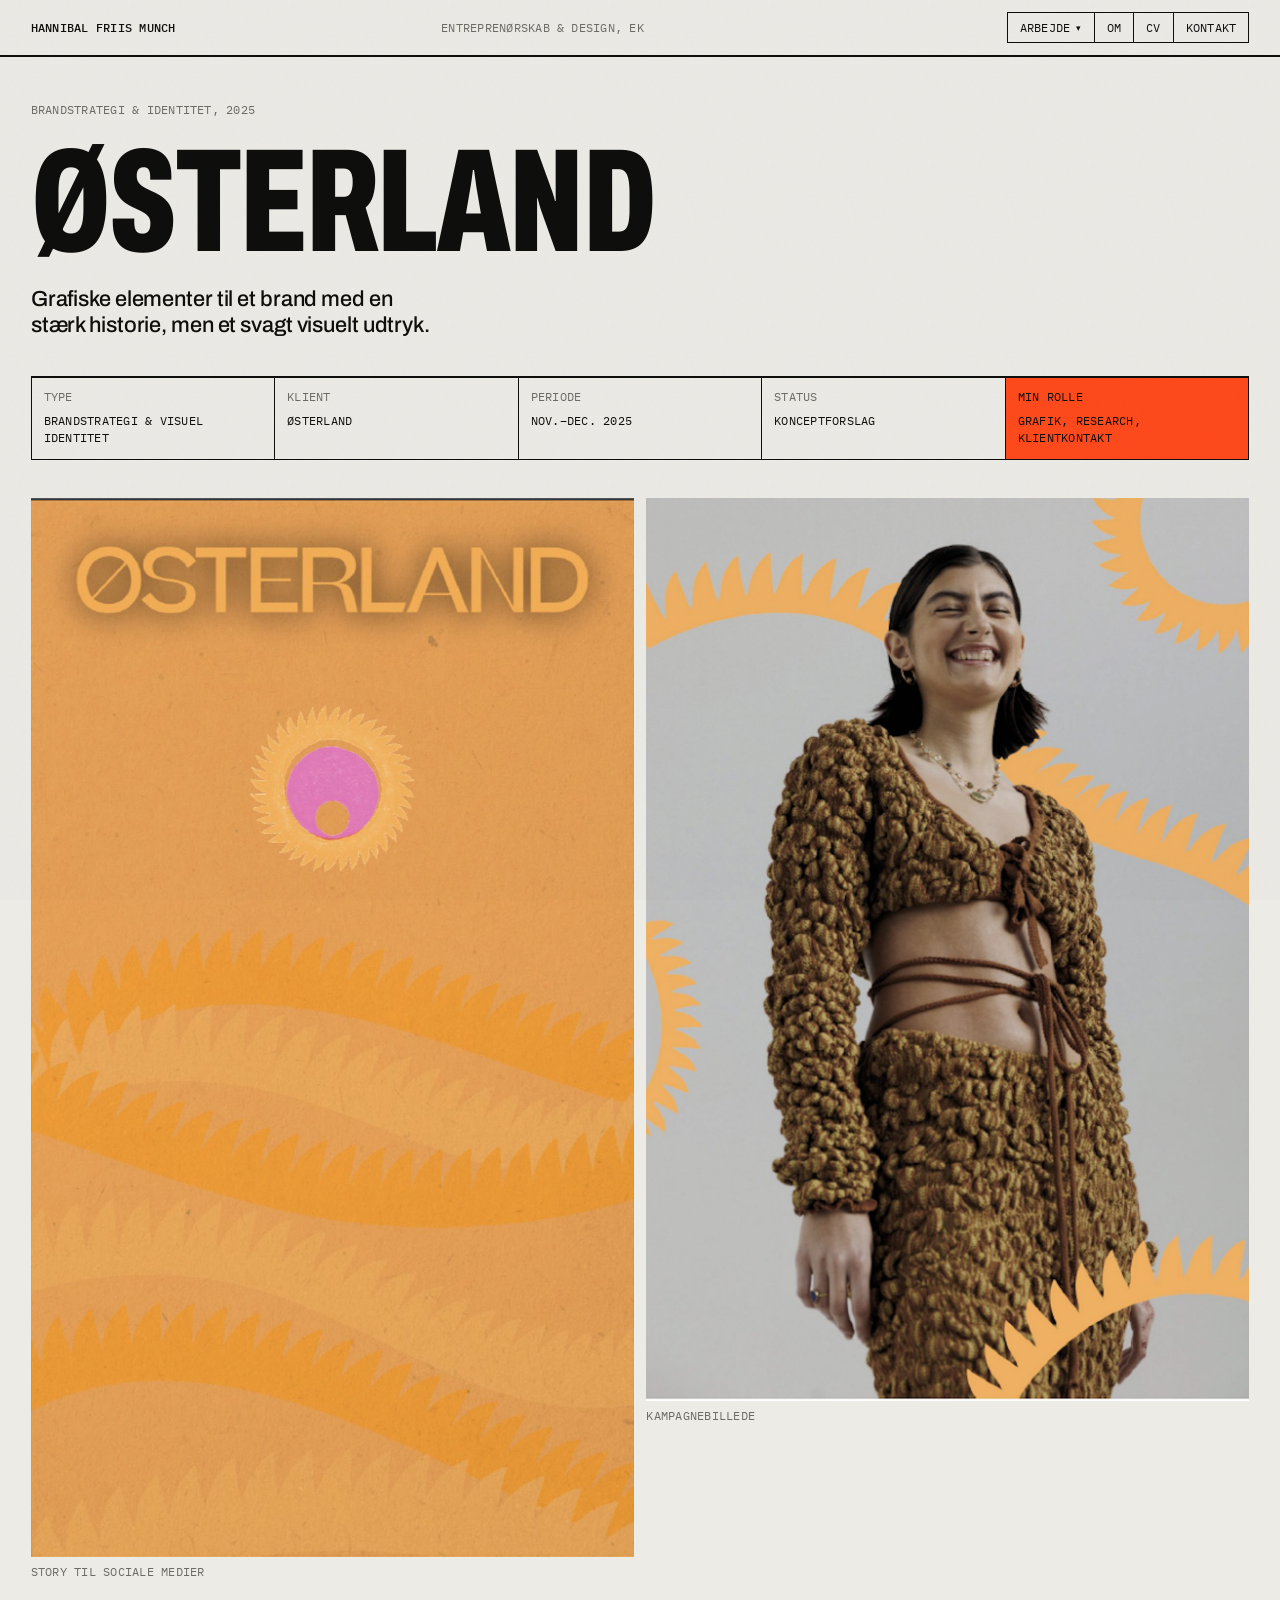
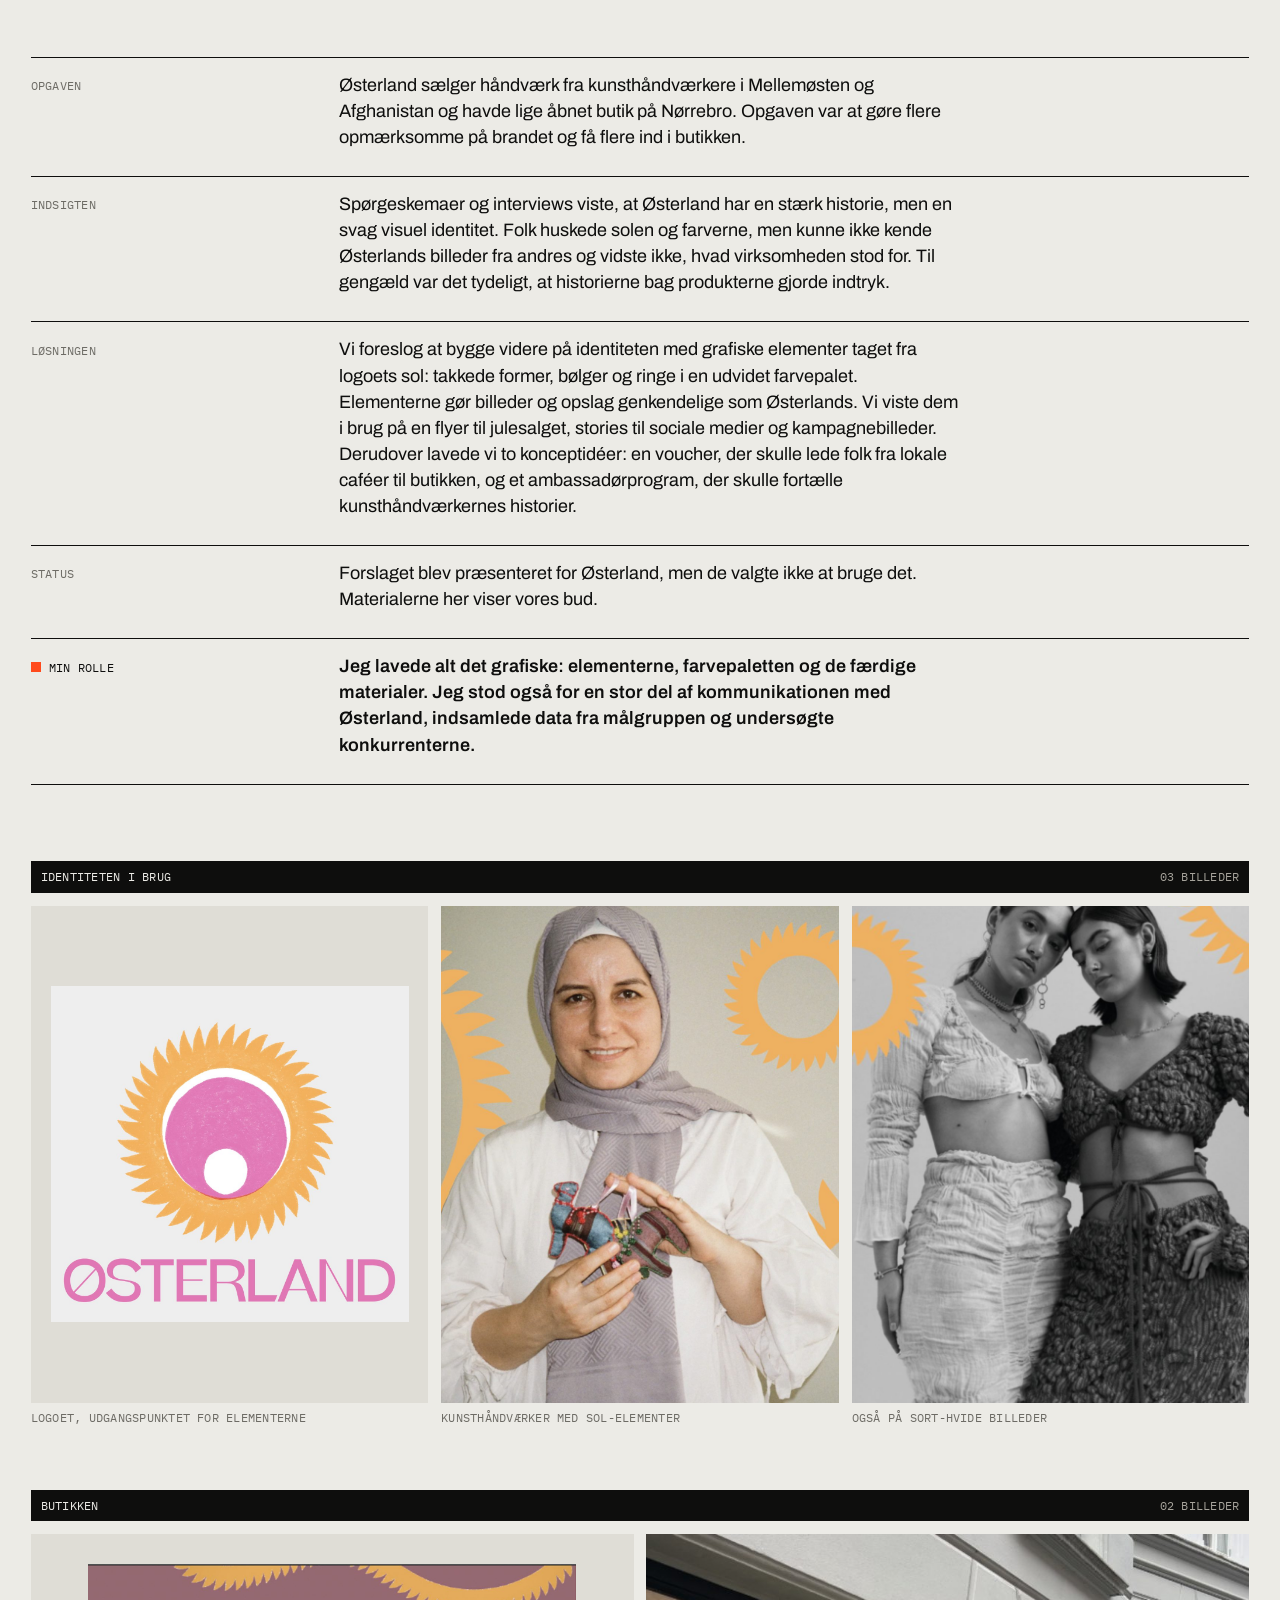
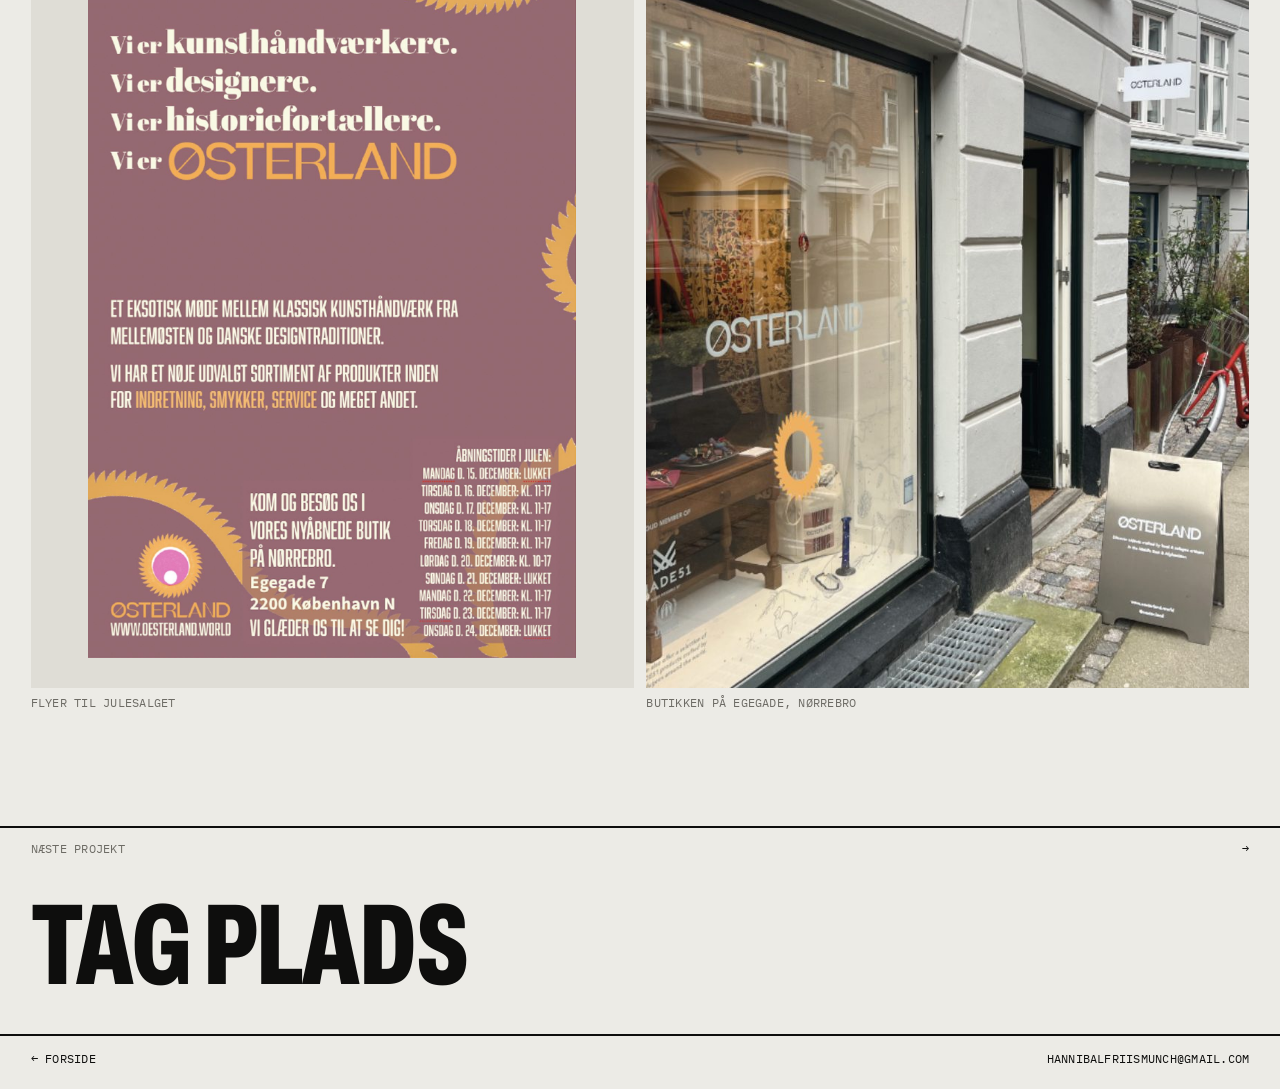
<file: osterland.html>
<!doctype html>
<html lang="da" class="no-js">
<head>
<meta charset="utf-8">
<meta name="viewport" content="width=device-width, initial-scale=1">
<title>Østerland — Hannibal Friis Munch</title>
<meta name="description" content="Brandstrategi og videreudvikling af Østerlands visuelle identitet.">
<meta name="author" content="Hannibal Friis Munch">
<meta property="og:title" content="Østerland — Hannibal Friis Munch">
<meta property="og:description" content="Brandstrategi og videreudvikling af Østerlands visuelle identitet.">
<meta name="theme-color" content="#ecebe6">
<link rel="icon" href="data:image/svg+xml,%3Csvg xmlns=%22http://www.w3.org/2000/svg%22 viewBox=%220 0 32 32%22%3E%3Crect x=%226%22 y=%226%22 width=%2220%22 height=%2220%22 fill=%22%23ff4a1c%22/%3E%3C/svg%3E">
<link rel="preconnect" href="https://fonts.googleapis.com"><link rel="preconnect" href="https://fonts.gstatic.com" crossorigin><link href="https://fonts.googleapis.com/css2?family=Archivo:wdth,wght@62..125,400..900&family=IBM+Plex+Mono:wght@400;500&display=swap" rel="stylesheet">
<link rel="stylesheet" href="style.css">
<script>document.documentElement.classList.remove('no-js')</script>
</head>
<body>
<header class="bar wrap">
  <div class="grid mono">
    <a class="name" href="index.html">Hannibal Friis Munch</a>
    <span class="role muted">Entreprenørskab &amp; Design, EK</span>
    <nav aria-label="Hovedmenu">
      <div class="work-menu">
        <button class="work-toggle" type="button" aria-expanded="false" aria-controls="work-panel">Arbejde <span class="chev" aria-hidden="true">▾</span></button>
        <div class="work-panel mono" id="work-panel"><a href="sidste-skoledag.html"><span class="t">Sidste Skoledag</span><span class="k">Visuel identitet</span></a><a href="petini.html"><span class="t">Pétini</span><span class="k">Egen virksomhed</span></a><a href="osterland.html" aria-current="page"><span class="t">Østerland</span><span class="k">Brandstrategi & identitet</span></a><a href="tag-plads.html"><span class="t">Tag Plads</span><span class="k">Co-creation-event</span></a><a href="bryghuset.html"><span class="t">Christian IV’s Bryghus</span><span class="k">Oplevelseskoncept & etiketter</span></a></div>
      </div>
      <a href="index.html#om">Om</a>
      <a href="hannibal-friis-munch-cv.pdf" target="_blank" rel="noopener">CV</a>
      <a href="index.html#kontakt">Kontakt</a>
    </nav>
  </div>
</header>
<main>
<section class="p-head wrap">
  <div class="count mono"><span class="muted">Brandstrategi & identitet, 2025</span></div>
  <h1 class="display">Østerland</h1>
  <p class="sub">Grafiske elementer til et brand med en stærk historie, men et svagt visuelt udtryk.</p>
</section>
<section class="meta wrap mono"><dl><div><dt>Type</dt><dd>Brandstrategi & visuel identitet</dd></div><div><dt>Klient</dt><dd>Østerland</dd></div><div><dt>Periode</dt><dd>Nov.–dec. 2025</dd></div><div><dt>Status</dt><dd>Konceptforslag</dd></div><div><dt>Min rolle</dt><dd>Grafik, research, klientkontakt</dd></div></dl></section>
<section class="hero wrap reveal"><div class="tiles c2" style="--ar:3 / 4"><figure class="cell"><button class="tile" type="button" data-full="osterland-02.jpg" data-alt="Orange story med Østerland-logo, sol og takkede bølger" data-cap="Story til sociale medier" aria-label="Forstør: Orange story med Østerland-logo, sol og takkede bølger"><img src="osterland-02.jpg" alt="Orange story med Østerland-logo, sol og takkede bølger" width="1139" height="2000" fetchpriority="high" decoding="async"><span class="zoom" aria-hidden="true">Forstør +</span></button><figcaption class="mono muted">Story til sociale medier</figcaption></figure><figure class="cell"><button class="tile" type="button" data-full="osterland-04.jpg" data-alt="Kampagnefoto af model i strikket sæt med orange sol-elementer" data-cap="Kampagnebillede" aria-label="Forstør: Kampagnefoto af model i strikket sæt med orange sol-elementer"><img src="osterland-04.jpg" alt="Kampagnefoto af model i strikket sæt med orange sol-elementer" width="1236" height="1852" fetchpriority="high" decoding="async"><span class="zoom" aria-hidden="true">Forstør +</span></button><figcaption class="mono muted">Kampagnebillede</figcaption></figure></div></section>
<section class="story wrap"><div class="row grid"><div class="label mono muted">Opgaven</div><div class="text"><p>Østerland sælger håndværk fra kunsthåndværkere i Mellemøsten og Afghanistan og havde lige åbnet butik på Nørrebro. Opgaven var at gøre flere opmærksomme på brandet og få flere ind i butikken.</p></div></div><div class="row grid"><div class="label mono muted">Indsigten</div><div class="text"><p>Spørgeskemaer og interviews viste, at Østerland har en stærk historie, men en svag visuel identitet. Folk huskede solen og farverne, men kunne ikke kende Østerlands billeder fra andres og vidste ikke, hvad virksomheden stod for. Til gengæld var det tydeligt, at historierne bag produkterne gjorde indtryk.</p></div></div><div class="row grid"><div class="label mono muted">Løsningen</div><div class="text"><p>Vi foreslog at bygge videre på identiteten med grafiske elementer taget fra logoets sol: takkede former, bølger og ringe i en udvidet farvepalet. Elementerne gør billeder og opslag genkendelige som Østerlands. Vi viste dem i brug på en flyer til julesalget, stories til sociale medier og kampagnebilleder. Derudover lavede vi to konceptidéer: en voucher, der skulle lede folk fra lokale caféer til butikken, og et ambassadørprogram, der skulle fortælle kunsthåndværkernes historier.</p></div></div><div class="row grid"><div class="label mono muted">Status</div><div class="text"><p>Forslaget blev præsenteret for Østerland, men de valgte ikke at bruge det. Materialerne her viser vores bud.</p></div></div><div class="row grid role"><div class="label mono muted">Min rolle</div><div class="text"><p>Jeg lavede alt det grafiske: elementerne, farvepaletten og de færdige materialer. Jeg stod også for en stor del af kommunikationen med Østerland, indsamlede data fra målgruppen og undersøgte konkurrenterne.</p></div></div></section>
<section class="gal wrap reveal"><div class="gal-head mono"><span>Identiteten i brug</span><span class="muted">03 billeder</span></div><div class="tiles c3" style="--ar:4 / 5"><figure class="cell"><button class="tile contain" type="button" data-full="osterland-01.jpg" data-alt="Østerlands logo: en orange sol med en lyserød cirkel" data-cap="Logoet, udgangspunktet for elementerne" aria-label="Forstør: Østerlands logo: en orange sol med en lyserød cirkel"><img src="osterland-01.jpg" alt="Østerlands logo: en orange sol med en lyserød cirkel" width="1226" height="1150" loading="lazy" decoding="async"><span class="zoom" aria-hidden="true">Forstør +</span></button><figcaption class="mono muted">Logoet, udgangspunktet for elementerne</figcaption></figure><figure class="cell"><button class="tile" type="button" data-full="osterland-03.jpg" data-alt="Kunsthåndværker med broderede kameler og orange sol-elementer" data-cap="Kunsthåndværker med sol-elementer" aria-label="Forstør: Kunsthåndværker med broderede kameler og orange sol-elementer"><img src="osterland-03.jpg" alt="Kunsthåndværker med broderede kameler og orange sol-elementer" width="1338" height="1338" loading="lazy" decoding="async"><span class="zoom" aria-hidden="true">Forstør +</span></button><figcaption class="mono muted">Kunsthåndværker med sol-elementer</figcaption></figure><figure class="cell"><button class="tile" type="button" data-full="osterland-05.jpg" data-alt="Sort-hvidt kampagnefoto af to modeller med orange sol-elementer" data-cap="Også på sort-hvide billeder" aria-label="Forstør: Sort-hvidt kampagnefoto af to modeller med orange sol-elementer"><img src="osterland-05.jpg" alt="Sort-hvidt kampagnefoto af to modeller med orange sol-elementer" width="812" height="1224" loading="lazy" decoding="async"><span class="zoom" aria-hidden="true">Forstør +</span></button><figcaption class="mono muted">Også på sort-hvide billeder</figcaption></figure></div></section>
<section class="gal wrap reveal"><div class="gal-head mono"><span>Butikken</span><span class="muted">02 billeder</span></div><div class="tiles c2" style="--ar:4 / 5"><figure class="cell"><button class="tile contain" type="button" data-full="osterland-06.jpg" data-alt="Lilla flyer: Vi er kunsthåndværkere, designere, historiefortællere. Vi er Østerland" data-cap="Flyer til julesalget" aria-label="Forstør: Lilla flyer: Vi er kunsthåndværkere, designere, historiefortællere. Vi er Østerland"><img src="osterland-06.jpg" alt="Lilla flyer: Vi er kunsthåndværkere, designere, historiefortællere. Vi er Østerland" width="1407" height="2000" loading="lazy" decoding="async"><span class="zoom" aria-hidden="true">Forstør +</span></button><figcaption class="mono muted">Flyer til julesalget</figcaption></figure><figure class="cell"><button class="tile" type="button" data-full="osterland-07.jpg" data-alt="Østerlands butiksfacade på Nørrebro med sol i vinduet" data-cap="Butikken på Egegade, Nørrebro" aria-label="Forstør: Østerlands butiksfacade på Nørrebro med sol i vinduet"><img src="osterland-07.jpg" alt="Østerlands butiksfacade på Nørrebro med sol i vinduet" width="996" height="1010" loading="lazy" decoding="async"><span class="zoom" aria-hidden="true">Forstør +</span></button><figcaption class="mono muted">Butikken på Egegade, Nørrebro</figcaption></figure></div></section>
<section class="next">
  <a href="tag-plads.html"><span class="top mono"><span class="muted">Næste projekt</span><span>→</span></span><span class="title display">Tag Plads</span></a>
</section>
</main>
<footer class="p-foot mono"><a href="index.html">← Forside</a><a href="mailto:hannibalfriismunch@gmail.com">hannibalfriismunch@gmail.com</a></footer>
<div class="lb" id="lb" role="dialog" aria-modal="true" aria-label="Billedvisning" hidden>
  <div class="lb-top mono"><span class="lb-count muted"></span><button class="lb-close mono" type="button">Luk ✕</button></div>
  <div class="lb-stage"><button class="lb-prev" type="button" aria-label="Forrige billede">←</button><img alt=""><button class="lb-next" type="button" aria-label="Næste billede">→</button></div>
  <div class="lb-bottom mono"><span class="lb-cap"></span><span class="muted">← → for at bladre · Esc for at lukke</span></div>
</div>
<script>
(function(){
  var bar=document.querySelector('.bar');
  function onScroll(){ bar.classList.toggle('scrolled', window.scrollY>8); }
  onScroll(); window.addEventListener('scroll', onScroll, {passive:true});

  // Arbejde dropdown
  var tg=document.querySelector('.work-toggle'), panel=document.getElementById('work-panel'), menu=document.querySelector('.work-menu');
  function setMenu(open){ tg.setAttribute('aria-expanded', open); panel.classList.toggle('open', open); }
  var hoverT=0;
  tg.addEventListener('click', function(e){ e.stopPropagation(); if(Date.now()-hoverT<500){ setMenu(true); return; } setMenu(tg.getAttribute('aria-expanded')!=='true'); });
  if(window.matchMedia('(hover: hover)').matches){
    var t; menu.addEventListener('mouseenter', function(){ clearTimeout(t); if(tg.getAttribute('aria-expanded')!=='true') hoverT=Date.now(); setMenu(true); });
    menu.addEventListener('mouseleave', function(){ t=setTimeout(function(){ setMenu(false); }, 180); });
  }
  document.addEventListener('click', function(e){ if(!menu.contains(e.target)) setMenu(false); });
  document.addEventListener('keydown', function(e){ if(e.key==='Escape' && tg.getAttribute('aria-expanded')==='true'){ setMenu(false); tg.focus(); } });

  // reveal
  var els=document.querySelectorAll('.reveal');
  if('IntersectionObserver' in window){
    var io=new IntersectionObserver(function(en){ en.forEach(function(x){ if(x.isIntersecting){ x.target.classList.add('in'); io.unobserve(x.target); } }); },{rootMargin:'0px 0px -6% 0px'});
    els.forEach(function(e){ io.observe(e); });
  } else els.forEach(function(e){ e.classList.add('in'); });

  // lightbox
  var lb=document.getElementById('lb');
  if(lb){
    var tiles=[].slice.call(document.querySelectorAll('button.tile')), img=lb.querySelector('img'), cap=lb.querySelector('.lb-cap'), cnt=lb.querySelector('.lb-count'), idx=0, last;
    function show(i){ idx=(i+tiles.length)%tiles.length; var t=tiles[idx]; img.src=t.dataset.full; img.alt=t.dataset.alt; cap.textContent=t.dataset.cap||''; cnt.textContent=(idx+1)+' / '+tiles.length; }
    function open(i){ last=document.activeElement; lb.hidden=false; show(i); requestAnimationFrame(function(){ lb.classList.add('open'); }); document.body.classList.add('lb-open'); lb.querySelector('.lb-close').focus(); }
    function close(){ lb.classList.remove('open'); document.body.classList.remove('lb-open'); setTimeout(function(){ lb.hidden=true; }, 250); if(last) last.focus(); }
    tiles.forEach(function(t,i){ t.addEventListener('click', function(){ open(i); }); });
    lb.querySelector('.lb-close').addEventListener('click', close);
    lb.querySelector('.lb-prev').addEventListener('click', function(){ show(idx-1); });
    lb.querySelector('.lb-next').addEventListener('click', function(){ show(idx+1); });
    lb.addEventListener('click', function(e){ if(e.target===lb || e.target.classList.contains('lb-stage')) close(); });
    document.addEventListener('keydown', function(e){ if(lb.hidden) return; if(e.key==='Escape') close(); if(e.key==='ArrowLeft') show(idx-1); if(e.key==='ArrowRight') show(idx+1); });
    var sx=null; lb.addEventListener('touchstart', function(e){ sx=e.touches[0].clientX; }, {passive:true});
    lb.addEventListener('touchend', function(e){ if(sx===null) return; var dx=e.changedTouches[0].clientX-sx; if(Math.abs(dx)>50) show(idx+(dx<0?1:-1)); sx=null; });
  }


  // flip-through of sketches
  document.querySelectorAll('.flip').forEach(function(box){
    var imgs=[].slice.call(box.querySelectorAll('img')), i=0, timer=null, visible=false, paused=false;
    var wrap=box.closest('.flip-wrap'), n=wrap.querySelector('.flip-n'), btn=wrap.querySelector('.flip-toggle');
    var reduce=window.matchMedia('(prefers-reduced-motion: reduce)').matches; if(reduce) paused=true;
    imgs.forEach(function(im){ im.loading='eager'; });
    function show(k){ imgs[i].classList.remove('on'); i=(k+imgs.length)%imgs.length; imgs[i].classList.add('on'); n.textContent=(i<9?'0':'')+(i+1); }
    function run(){ clearInterval(timer); timer=null; if(visible && !paused) timer=setInterval(function(){ show(i+1); }, +box.dataset.interval||420); btn.textContent=paused?'Afspil ▶':'Pause ▮▮'; btn.setAttribute('aria-pressed', paused); }
    btn.addEventListener('click', function(){ paused=!paused; run(); });
    box.addEventListener('click', function(){ if(paused) show(i+1); else { paused=true; run(); } });
    if('IntersectionObserver' in window){ new IntersectionObserver(function(e){ visible=e[0].isIntersecting; run(); }).observe(box); } else { visible=true; run(); }
  });

  var clock=document.getElementById('clock');
  if(clock){ var f=function(){ try{ clock.textContent='København '+new Date().toLocaleTimeString('da-DK',{hour:'2-digit',minute:'2-digit',timeZone:'Europe/Copenhagen'}); }catch(e){} }; f(); setInterval(f,30000); }
})();
</script>
</body>
</html>
</file>
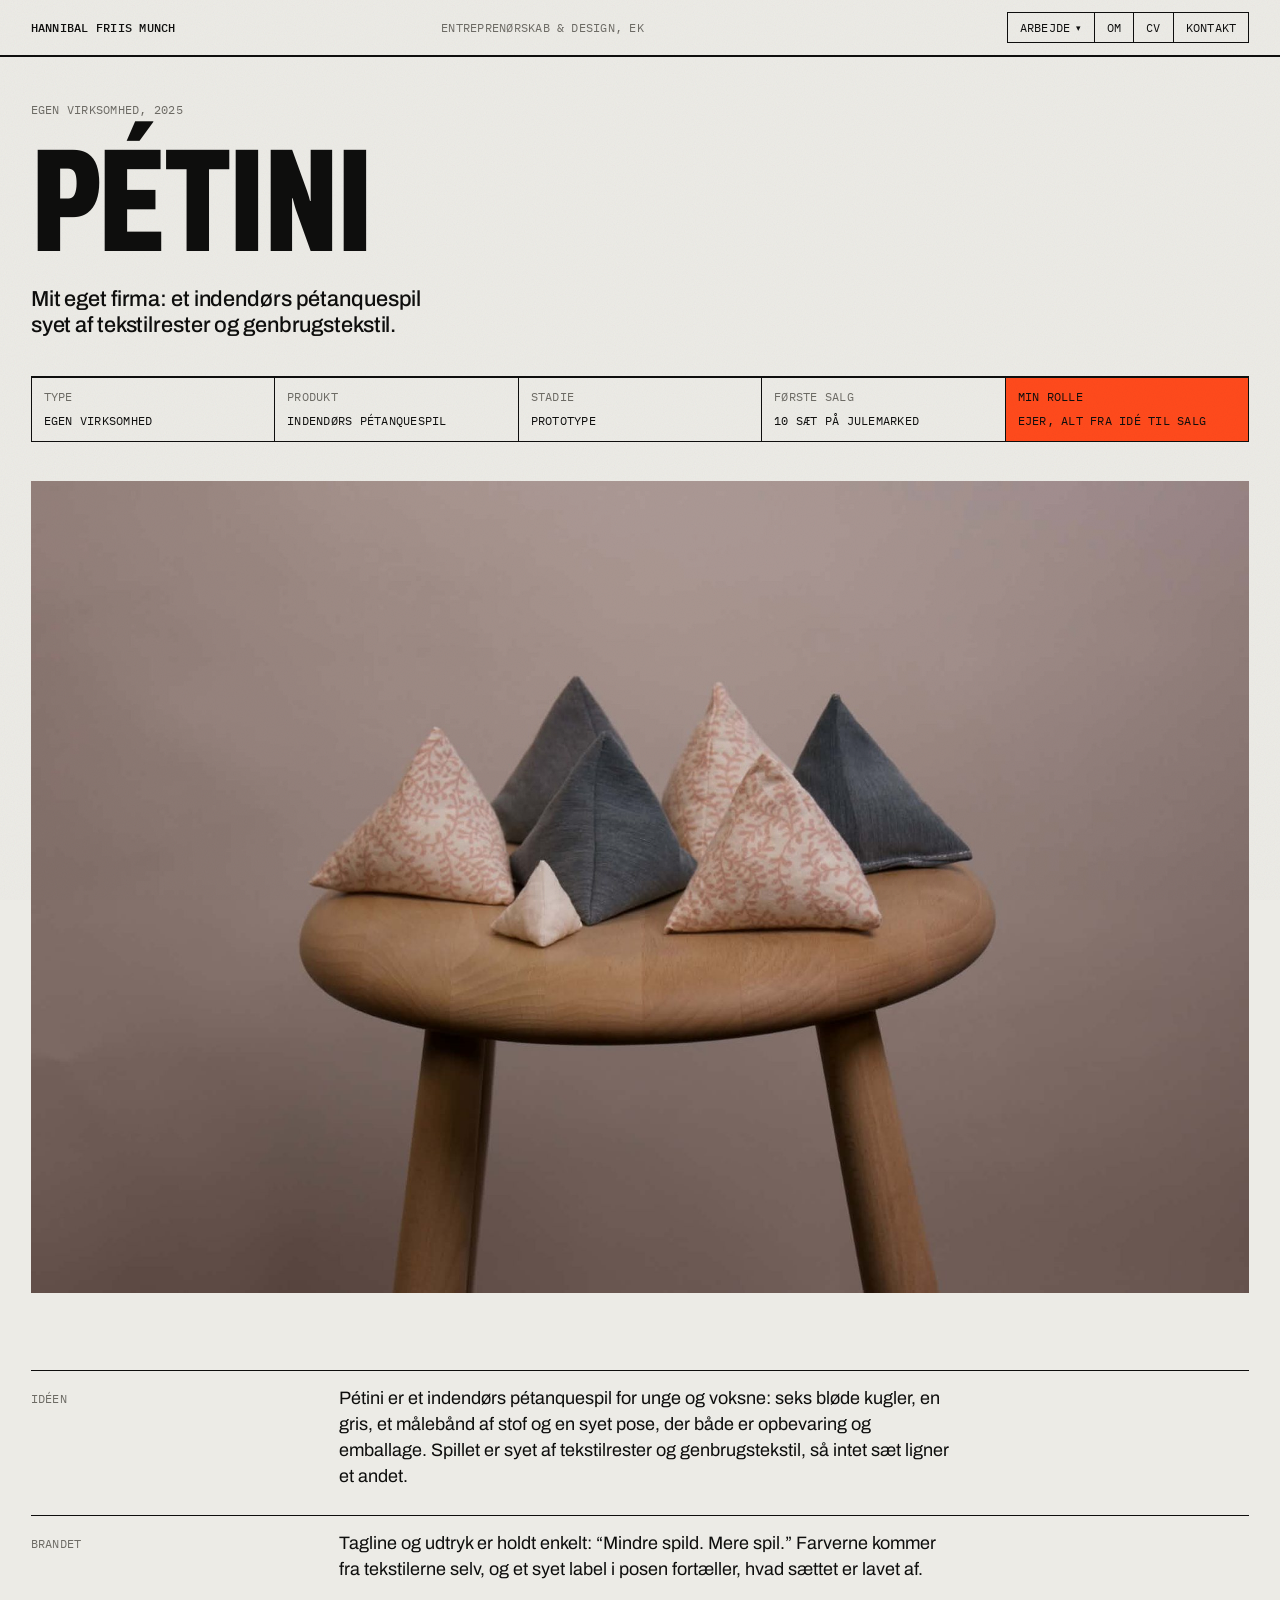
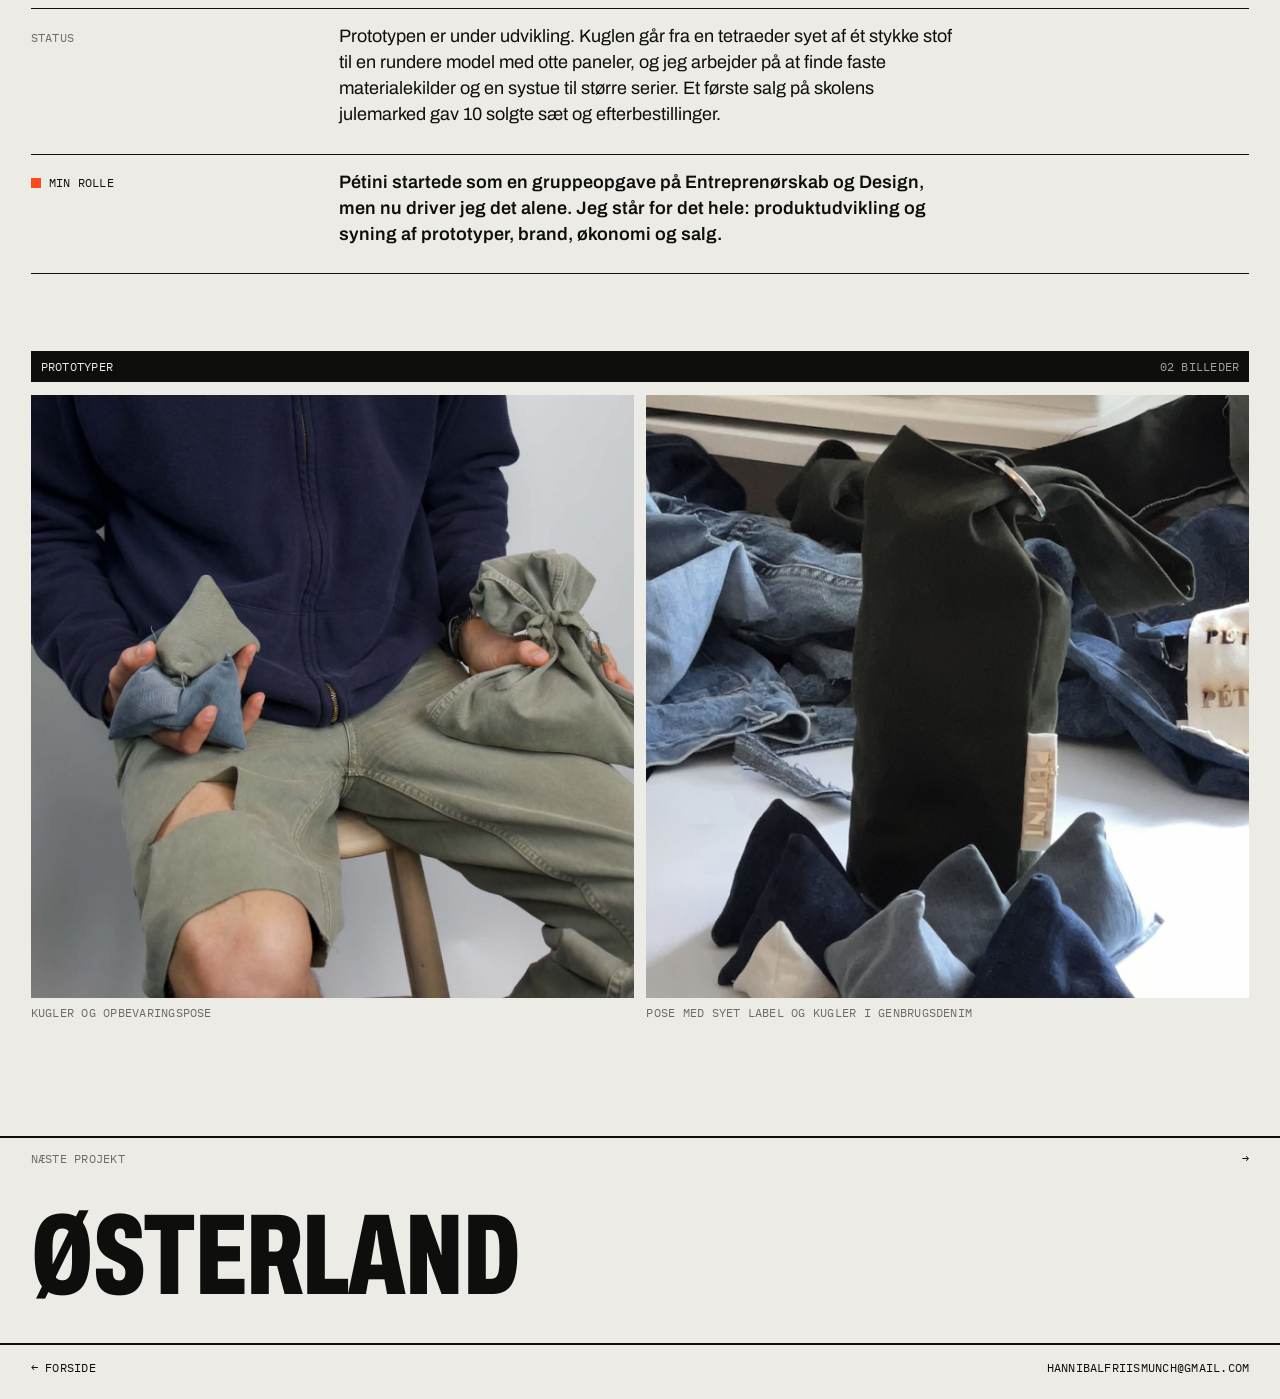
<file: petini.html>
<!doctype html>
<html lang="da" class="no-js">
<head>
<meta charset="utf-8">
<meta name="viewport" content="width=device-width, initial-scale=1">
<title>Pétini — Hannibal Friis Munch</title>
<meta name="description" content="Pétini er Hannibal Friis Munchs egen virksomhed: et indendørs pétanquespil syet af genbrugstekstil.">
<meta name="author" content="Hannibal Friis Munch">
<meta property="og:title" content="Pétini — Hannibal Friis Munch">
<meta property="og:description" content="Pétini er Hannibal Friis Munchs egen virksomhed: et indendørs pétanquespil syet af genbrugstekstil.">
<meta name="theme-color" content="#ecebe6">
<link rel="icon" href="data:image/svg+xml,%3Csvg xmlns=%22http://www.w3.org/2000/svg%22 viewBox=%220 0 32 32%22%3E%3Crect x=%226%22 y=%226%22 width=%2220%22 height=%2220%22 fill=%22%23ff4a1c%22/%3E%3C/svg%3E">
<link rel="preconnect" href="https://fonts.googleapis.com"><link rel="preconnect" href="https://fonts.gstatic.com" crossorigin><link href="https://fonts.googleapis.com/css2?family=Archivo:wdth,wght@62..125,400..900&family=IBM+Plex+Mono:wght@400;500&display=swap" rel="stylesheet">
<link rel="stylesheet" href="style.css">
<script>document.documentElement.classList.remove('no-js')</script>
</head>
<body>
<header class="bar wrap">
  <div class="grid mono">
    <a class="name" href="index.html">Hannibal Friis Munch</a>
    <span class="role muted">Entreprenørskab &amp; Design, EK</span>
    <nav aria-label="Hovedmenu">
      <div class="work-menu">
        <button class="work-toggle" type="button" aria-expanded="false" aria-controls="work-panel">Arbejde <span class="chev" aria-hidden="true">▾</span></button>
        <div class="work-panel mono" id="work-panel"><a href="sidste-skoledag.html"><span class="t">Sidste Skoledag</span><span class="k">Visuel identitet</span></a><a href="petini.html" aria-current="page"><span class="t">Pétini</span><span class="k">Egen virksomhed</span></a><a href="osterland.html"><span class="t">Østerland</span><span class="k">Brandstrategi & identitet</span></a><a href="tag-plads.html"><span class="t">Tag Plads</span><span class="k">Co-creation-event</span></a><a href="bryghuset.html"><span class="t">Christian IV’s Bryghus</span><span class="k">Oplevelseskoncept & etiketter</span></a></div>
      </div>
      <a href="index.html#om">Om</a>
      <a href="hannibal-friis-munch-cv.pdf" target="_blank" rel="noopener">CV</a>
      <a href="index.html#kontakt">Kontakt</a>
    </nav>
  </div>
</header>
<main>
<section class="p-head wrap">
  <div class="count mono"><span class="muted">Egen virksomhed, 2025</span></div>
  <h1 class="display">Pétini</h1>
  <p class="sub">Mit eget firma: et indendørs pétanquespil syet af tekstilrester og genbrugstekstil.</p>
</section>
<section class="meta wrap mono"><dl><div><dt>Type</dt><dd>Egen virksomhed</dd></div><div><dt>Produkt</dt><dd>Indendørs pétanquespil</dd></div><div><dt>Stadie</dt><dd>Prototype</dd></div><div><dt>Første salg</dt><dd>10 sæt på julemarked</dd></div><div><dt>Min rolle</dt><dd>Ejer, alt fra idé til salg</dd></div></dl></section>
<section class="hero wrap reveal"><div class="tiles c1"><figure class="cell"><button class="tile" type="button" data-full="petini-01.jpg" data-alt="Pétini-kugler formet som tetraedre i lyserødt mønstret og gråt stof på en træskammel" data-cap="" aria-label="Forstør: Pétini-kugler formet som tetraedre i lyserødt mønstret og gråt stof på en træskammel"><img src="petini-01.jpg" alt="Pétini-kugler formet som tetraedre i lyserødt mønstret og gråt stof på en træskammel" width="2000" height="1333" fetchpriority="high" decoding="async"><span class="zoom" aria-hidden="true">Forstør +</span></button></figure></div></section>
<section class="story wrap"><div class="row grid"><div class="label mono muted">Idéen</div><div class="text"><p>Pétini er et indendørs pétanquespil for unge og voksne: seks bløde kugler, en gris, et målebånd af stof og en syet pose, der både er opbevaring og emballage. Spillet er syet af tekstilrester og genbrugstekstil, så intet sæt ligner et andet.</p></div></div><div class="row grid"><div class="label mono muted">Brandet</div><div class="text"><p>Tagline og udtryk er holdt enkelt: “Mindre spild. Mere spil.” Farverne kommer fra tekstilerne selv, og et syet label i posen fortæller, hvad sættet er lavet af.</p></div></div><div class="row grid"><div class="label mono muted">Status</div><div class="text"><p>Prototypen er under udvikling. Kuglen går fra en tetraeder syet af ét stykke stof til en rundere model med otte paneler, og jeg arbejder på at finde faste materialekilder og en systue til større serier. Et første salg på skolens julemarked gav 10 solgte sæt og efterbestillinger.</p></div></div><div class="row grid role"><div class="label mono muted">Min rolle</div><div class="text"><p>Pétini startede som en gruppeopgave på Entreprenørskab og Design, men nu driver jeg det alene. Jeg står for det hele: produktudvikling og syning af prototyper, brand, økonomi og salg.</p></div></div></section>
<section class="gal wrap reveal"><div class="gal-head mono"><span>Prototyper</span><span class="muted">02 billeder</span></div><div class="tiles c2" style="--ar:1 / 1"><figure class="cell"><button class="tile" type="button" data-full="petini-02.jpg" data-alt="Person holder en kugle af denim og en syet opbevaringspose" data-cap="Kugler og opbevaringspose" aria-label="Forstør: Person holder en kugle af denim og en syet opbevaringspose"><img src="petini-02.jpg" alt="Person holder en kugle af denim og en syet opbevaringspose" width="2000" height="1333" loading="lazy" decoding="async"><span class="zoom" aria-hidden="true">Forstør +</span></button><figcaption class="mono muted">Kugler og opbevaringspose</figcaption></figure><figure class="cell"><button class="tile" type="button" data-full="petini-03.jpg" data-alt="Mørkegrøn pose med Pétini-label omgivet af kugler i denim" data-cap="Pose med syet label og kugler i genbrugsdenim" aria-label="Forstør: Mørkegrøn pose med Pétini-label omgivet af kugler i denim"><img src="petini-03.jpg" alt="Mørkegrøn pose med Pétini-label omgivet af kugler i denim" width="1308" height="1754" loading="lazy" decoding="async"><span class="zoom" aria-hidden="true">Forstør +</span></button><figcaption class="mono muted">Pose med syet label og kugler i genbrugsdenim</figcaption></figure></div></section>
<section class="next">
  <a href="osterland.html"><span class="top mono"><span class="muted">Næste projekt</span><span>→</span></span><span class="title display">Østerland</span></a>
</section>
</main>
<footer class="p-foot mono"><a href="index.html">← Forside</a><a href="mailto:hannibalfriismunch@gmail.com">hannibalfriismunch@gmail.com</a></footer>
<div class="lb" id="lb" role="dialog" aria-modal="true" aria-label="Billedvisning" hidden>
  <div class="lb-top mono"><span class="lb-count muted"></span><button class="lb-close mono" type="button">Luk ✕</button></div>
  <div class="lb-stage"><button class="lb-prev" type="button" aria-label="Forrige billede">←</button><img alt=""><button class="lb-next" type="button" aria-label="Næste billede">→</button></div>
  <div class="lb-bottom mono"><span class="lb-cap"></span><span class="muted">← → for at bladre · Esc for at lukke</span></div>
</div>
<script>
(function(){
  var bar=document.querySelector('.bar');
  function onScroll(){ bar.classList.toggle('scrolled', window.scrollY>8); }
  onScroll(); window.addEventListener('scroll', onScroll, {passive:true});

  // Arbejde dropdown
  var tg=document.querySelector('.work-toggle'), panel=document.getElementById('work-panel'), menu=document.querySelector('.work-menu');
  function setMenu(open){ tg.setAttribute('aria-expanded', open); panel.classList.toggle('open', open); }
  var hoverT=0;
  tg.addEventListener('click', function(e){ e.stopPropagation(); if(Date.now()-hoverT<500){ setMenu(true); return; } setMenu(tg.getAttribute('aria-expanded')!=='true'); });
  if(window.matchMedia('(hover: hover)').matches){
    var t; menu.addEventListener('mouseenter', function(){ clearTimeout(t); if(tg.getAttribute('aria-expanded')!=='true') hoverT=Date.now(); setMenu(true); });
    menu.addEventListener('mouseleave', function(){ t=setTimeout(function(){ setMenu(false); }, 180); });
  }
  document.addEventListener('click', function(e){ if(!menu.contains(e.target)) setMenu(false); });
  document.addEventListener('keydown', function(e){ if(e.key==='Escape' && tg.getAttribute('aria-expanded')==='true'){ setMenu(false); tg.focus(); } });

  // reveal
  var els=document.querySelectorAll('.reveal');
  if('IntersectionObserver' in window){
    var io=new IntersectionObserver(function(en){ en.forEach(function(x){ if(x.isIntersecting){ x.target.classList.add('in'); io.unobserve(x.target); } }); },{rootMargin:'0px 0px -6% 0px'});
    els.forEach(function(e){ io.observe(e); });
  } else els.forEach(function(e){ e.classList.add('in'); });

  // lightbox
  var lb=document.getElementById('lb');
  if(lb){
    var tiles=[].slice.call(document.querySelectorAll('button.tile')), img=lb.querySelector('img'), cap=lb.querySelector('.lb-cap'), cnt=lb.querySelector('.lb-count'), idx=0, last;
    function show(i){ idx=(i+tiles.length)%tiles.length; var t=tiles[idx]; img.src=t.dataset.full; img.alt=t.dataset.alt; cap.textContent=t.dataset.cap||''; cnt.textContent=(idx+1)+' / '+tiles.length; }
    function open(i){ last=document.activeElement; lb.hidden=false; show(i); requestAnimationFrame(function(){ lb.classList.add('open'); }); document.body.classList.add('lb-open'); lb.querySelector('.lb-close').focus(); }
    function close(){ lb.classList.remove('open'); document.body.classList.remove('lb-open'); setTimeout(function(){ lb.hidden=true; }, 250); if(last) last.focus(); }
    tiles.forEach(function(t,i){ t.addEventListener('click', function(){ open(i); }); });
    lb.querySelector('.lb-close').addEventListener('click', close);
    lb.querySelector('.lb-prev').addEventListener('click', function(){ show(idx-1); });
    lb.querySelector('.lb-next').addEventListener('click', function(){ show(idx+1); });
    lb.addEventListener('click', function(e){ if(e.target===lb || e.target.classList.contains('lb-stage')) close(); });
    document.addEventListener('keydown', function(e){ if(lb.hidden) return; if(e.key==='Escape') close(); if(e.key==='ArrowLeft') show(idx-1); if(e.key==='ArrowRight') show(idx+1); });
    var sx=null; lb.addEventListener('touchstart', function(e){ sx=e.touches[0].clientX; }, {passive:true});
    lb.addEventListener('touchend', function(e){ if(sx===null) return; var dx=e.changedTouches[0].clientX-sx; if(Math.abs(dx)>50) show(idx+(dx<0?1:-1)); sx=null; });
  }


  // flip-through of sketches
  document.querySelectorAll('.flip').forEach(function(box){
    var imgs=[].slice.call(box.querySelectorAll('img')), i=0, timer=null, visible=false, paused=false;
    var wrap=box.closest('.flip-wrap'), n=wrap.querySelector('.flip-n'), btn=wrap.querySelector('.flip-toggle');
    var reduce=window.matchMedia('(prefers-reduced-motion: reduce)').matches; if(reduce) paused=true;
    imgs.forEach(function(im){ im.loading='eager'; });
    function show(k){ imgs[i].classList.remove('on'); i=(k+imgs.length)%imgs.length; imgs[i].classList.add('on'); n.textContent=(i<9?'0':'')+(i+1); }
    function run(){ clearInterval(timer); timer=null; if(visible && !paused) timer=setInterval(function(){ show(i+1); }, +box.dataset.interval||420); btn.textContent=paused?'Afspil ▶':'Pause ▮▮'; btn.setAttribute('aria-pressed', paused); }
    btn.addEventListener('click', function(){ paused=!paused; run(); });
    box.addEventListener('click', function(){ if(paused) show(i+1); else { paused=true; run(); } });
    if('IntersectionObserver' in window){ new IntersectionObserver(function(e){ visible=e[0].isIntersecting; run(); }).observe(box); } else { visible=true; run(); }
  });

  var clock=document.getElementById('clock');
  if(clock){ var f=function(){ try{ clock.textContent='København '+new Date().toLocaleTimeString('da-DK',{hour:'2-digit',minute:'2-digit',timeZone:'Europe/Copenhagen'}); }catch(e){} }; f(); setInterval(f,30000); }
})();
</script>
</body>
</html>
</file>
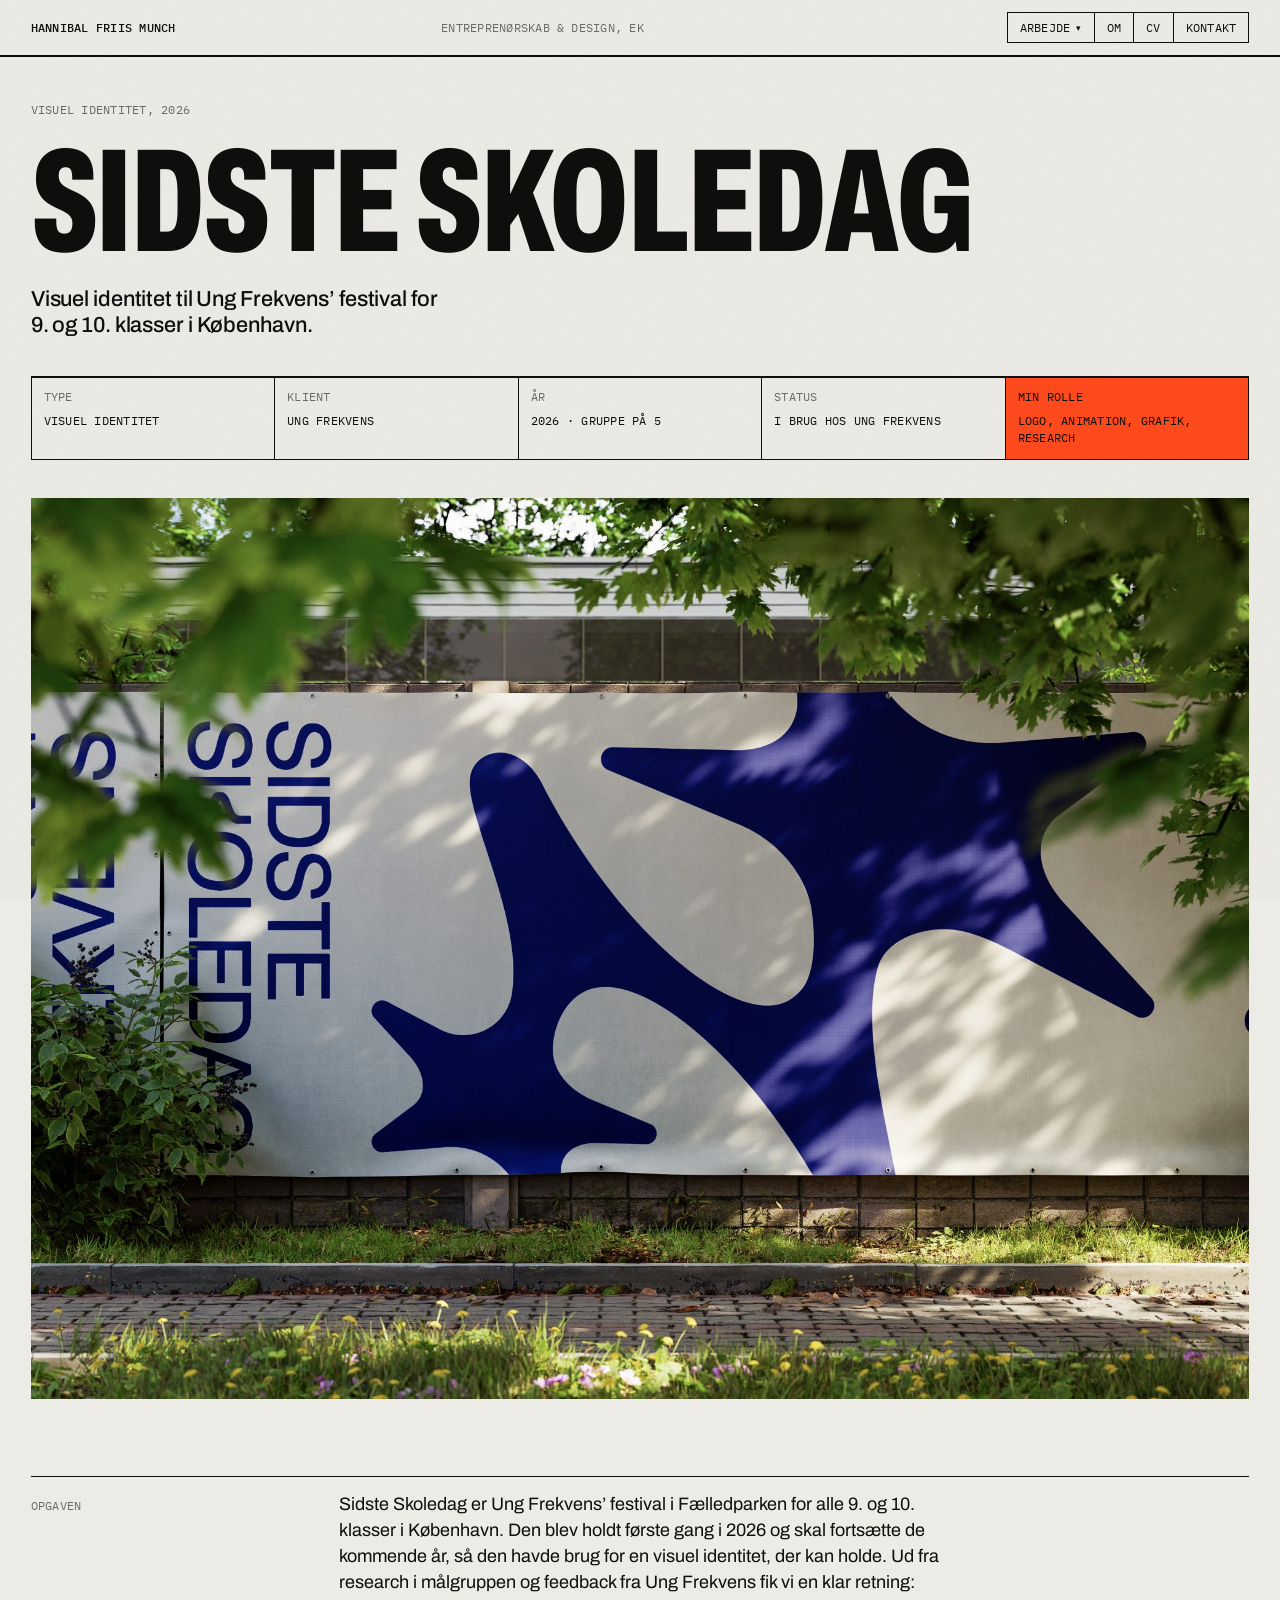
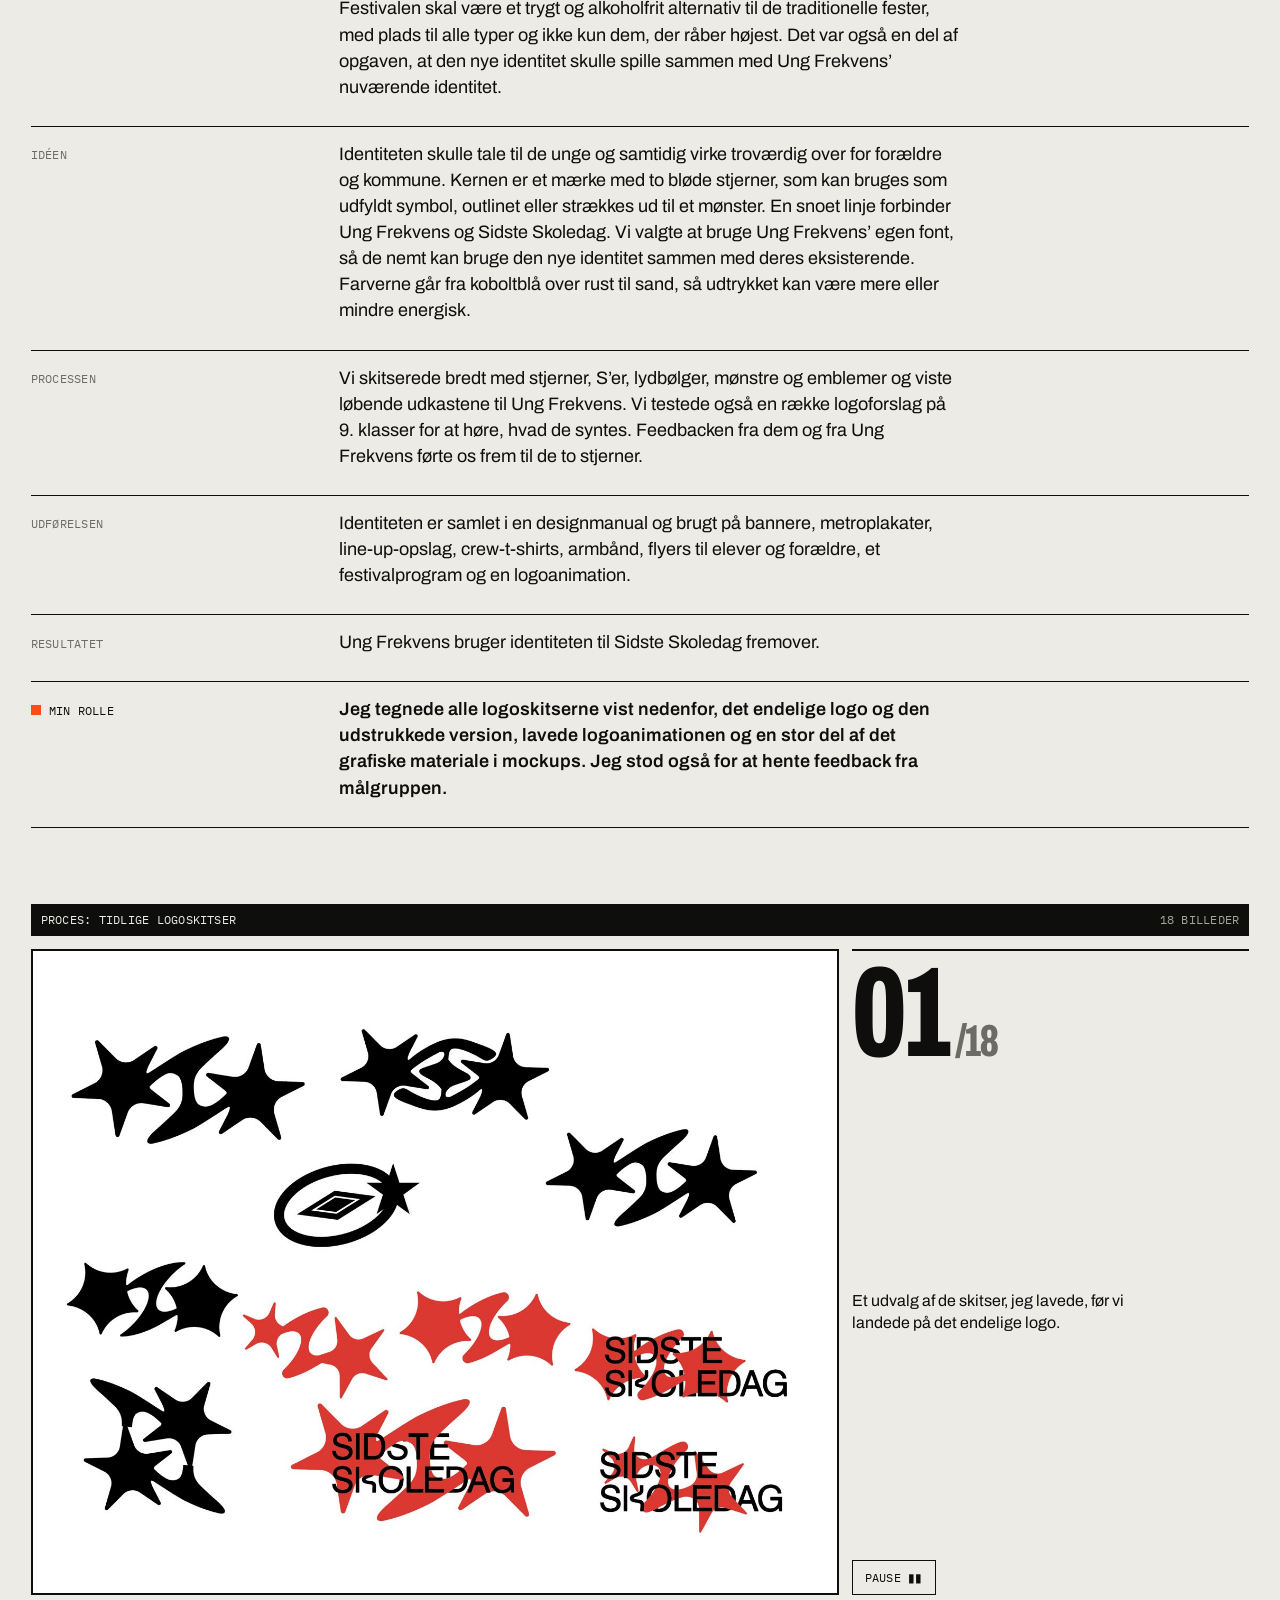
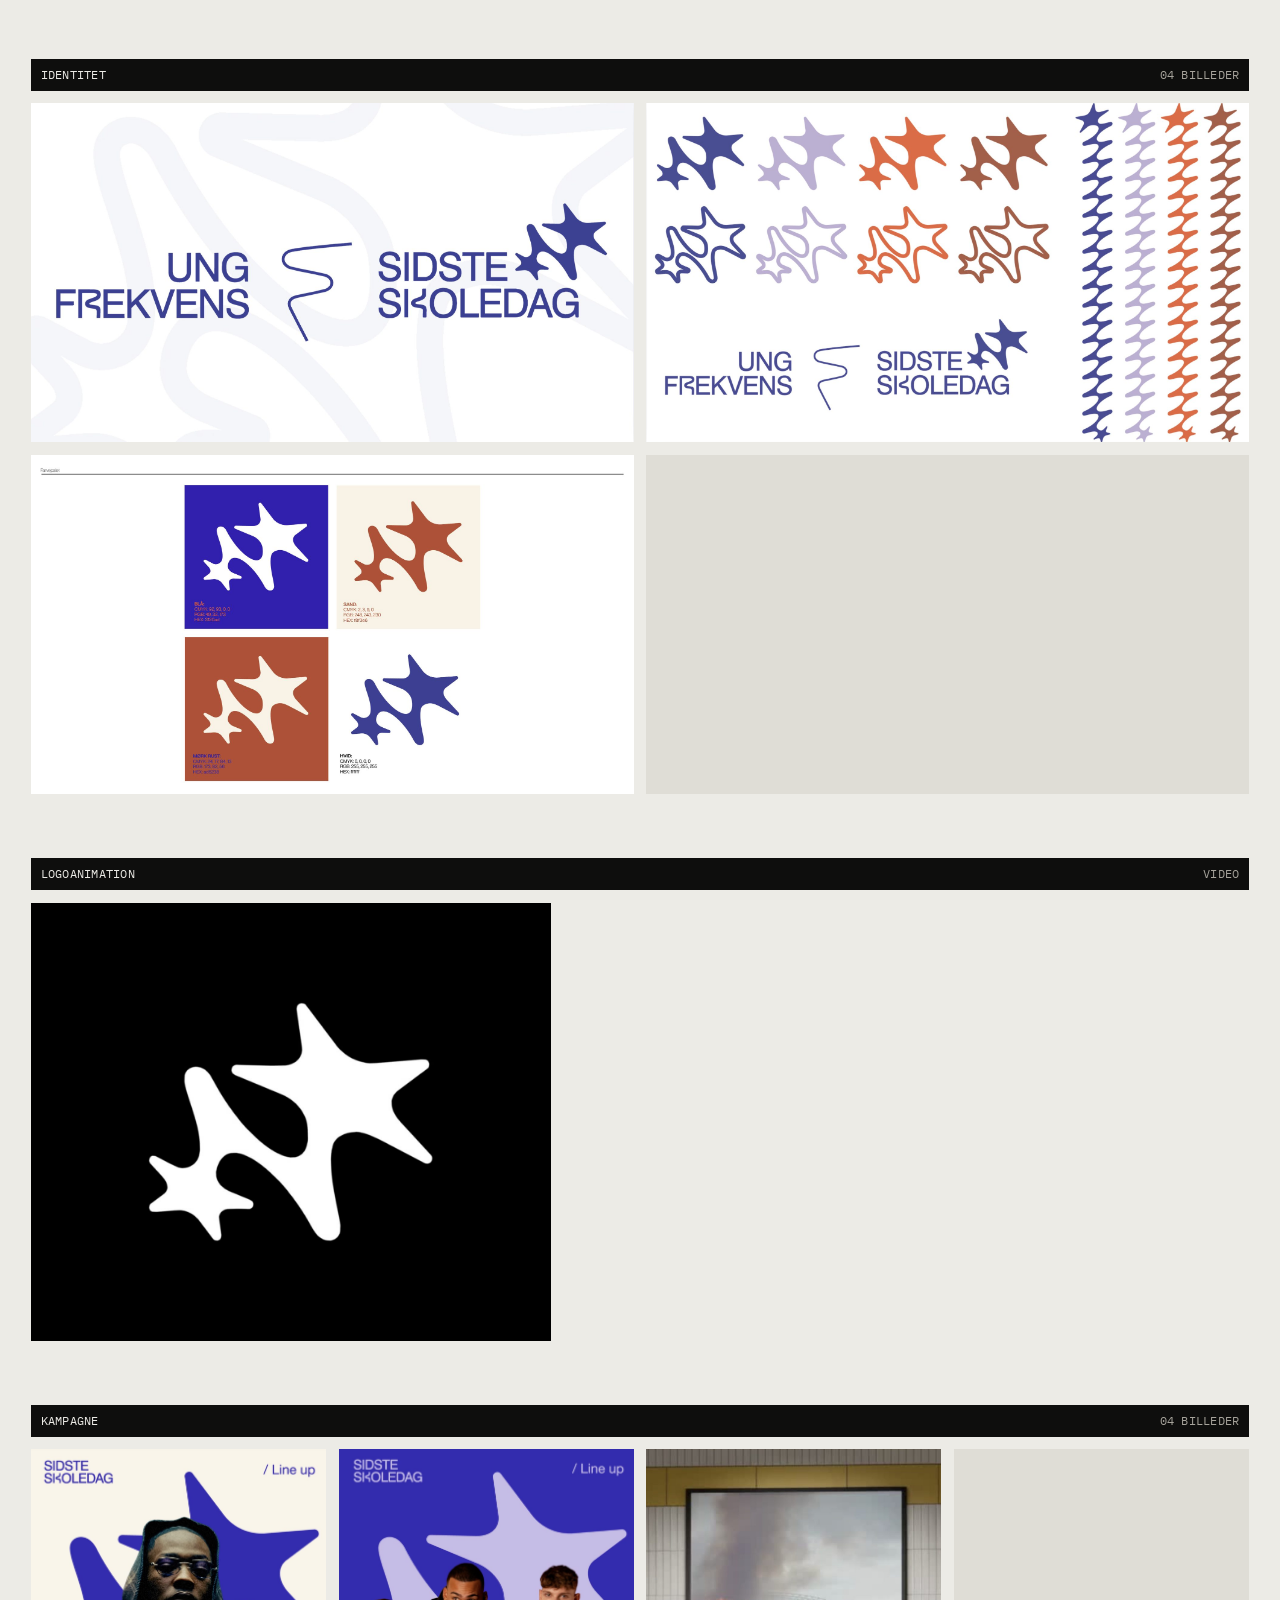
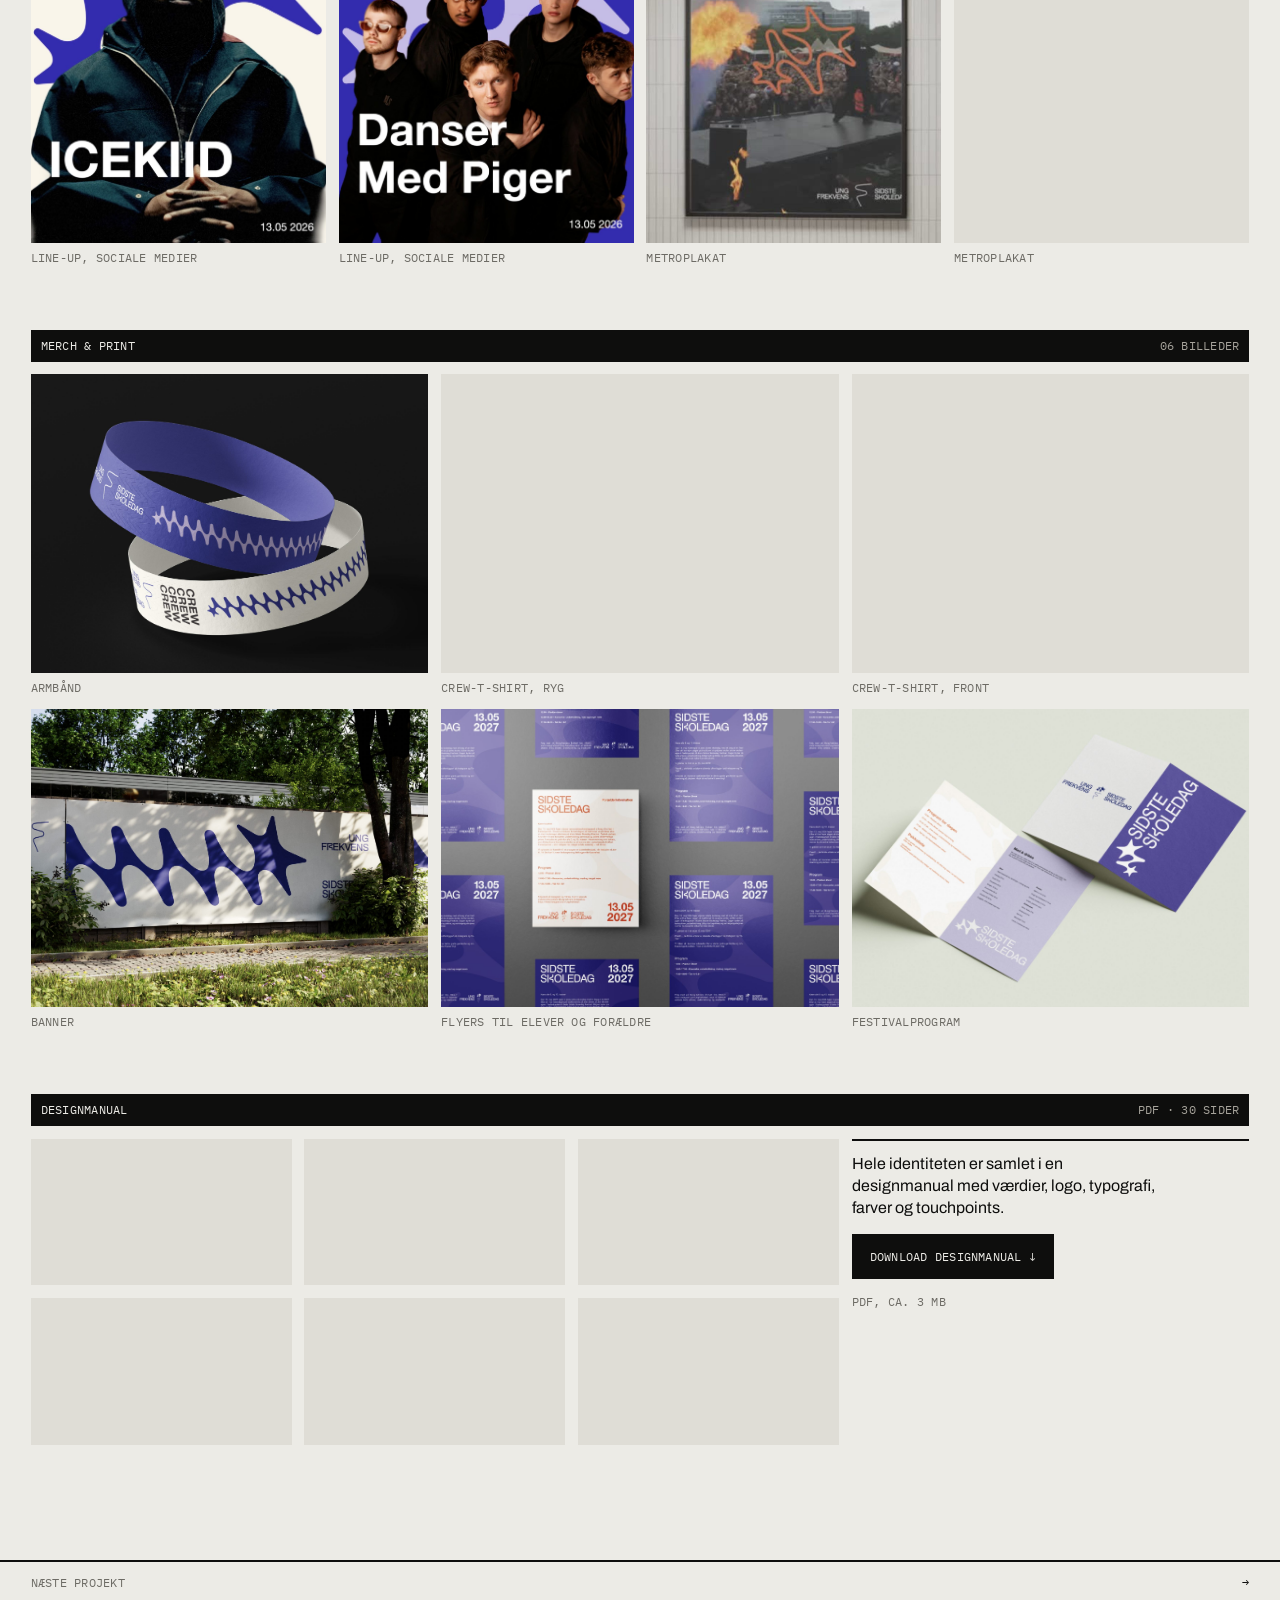
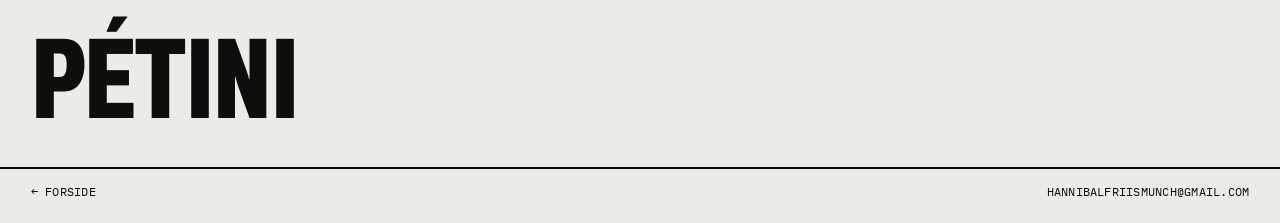
<file: sidste-skoledag.html>
<!doctype html>
<html lang="da" class="no-js">
<head>
<meta charset="utf-8">
<meta name="viewport" content="width=device-width, initial-scale=1">
<title>Sidste Skoledag — Hannibal Friis Munch</title>
<meta name="description" content="Visuel identitet til Sidste Skoledag Festival for Ung Frekvens.">
<meta name="author" content="Hannibal Friis Munch">
<meta property="og:title" content="Sidste Skoledag — Hannibal Friis Munch">
<meta property="og:description" content="Visuel identitet til Sidste Skoledag Festival for Ung Frekvens.">
<meta name="theme-color" content="#ecebe6">
<link rel="icon" href="data:image/svg+xml,%3Csvg xmlns=%22http://www.w3.org/2000/svg%22 viewBox=%220 0 32 32%22%3E%3Crect x=%226%22 y=%226%22 width=%2220%22 height=%2220%22 fill=%22%23ff4a1c%22/%3E%3C/svg%3E">
<link rel="preconnect" href="https://fonts.googleapis.com"><link rel="preconnect" href="https://fonts.gstatic.com" crossorigin><link href="https://fonts.googleapis.com/css2?family=Archivo:wdth,wght@62..125,400..900&family=IBM+Plex+Mono:wght@400;500&display=swap" rel="stylesheet">
<link rel="stylesheet" href="style.css">
<script>document.documentElement.classList.remove('no-js')</script>
</head>
<body>
<header class="bar wrap">
  <div class="grid mono">
    <a class="name" href="index.html">Hannibal Friis Munch</a>
    <span class="role muted">Entreprenørskab &amp; Design, EK</span>
    <nav aria-label="Hovedmenu">
      <div class="work-menu">
        <button class="work-toggle" type="button" aria-expanded="false" aria-controls="work-panel">Arbejde <span class="chev" aria-hidden="true">▾</span></button>
        <div class="work-panel mono" id="work-panel"><a href="sidste-skoledag.html" aria-current="page"><span class="t">Sidste Skoledag</span><span class="k">Visuel identitet</span></a><a href="petini.html"><span class="t">Pétini</span><span class="k">Egen virksomhed</span></a><a href="osterland.html"><span class="t">Østerland</span><span class="k">Brandstrategi & identitet</span></a><a href="tag-plads.html"><span class="t">Tag Plads</span><span class="k">Co-creation-event</span></a><a href="bryghuset.html"><span class="t">Christian IV’s Bryghus</span><span class="k">Oplevelseskoncept & etiketter</span></a></div>
      </div>
      <a href="index.html#om">Om</a>
      <a href="hannibal-friis-munch-cv.pdf" target="_blank" rel="noopener">CV</a>
      <a href="index.html#kontakt">Kontakt</a>
    </nav>
  </div>
</header>
<main>
<section class="p-head wrap">
  <div class="count mono"><span class="muted">Visuel identitet, 2026</span></div>
  <h1 class="display">Sidste Skoledag</h1>
  <p class="sub">Visuel identitet til Ung Frekvens’ festival for 9. og 10. klasser i København.</p>
</section>
<section class="meta wrap mono"><dl><div><dt>Type</dt><dd>Visuel identitet</dd></div><div><dt>Klient</dt><dd>Ung Frekvens</dd></div><div><dt>År</dt><dd>2026 · gruppe på 5</dd></div><div><dt>Status</dt><dd>I brug hos Ung Frekvens</dd></div><div><dt>Min rolle</dt><dd>Logo, animation, grafik, research</dd></div></dl></section>
<section class="hero wrap reveal"><div class="tiles c1"><figure class="cell"><button class="tile" type="button" data-full="sidste-skoledag-01.jpg" data-alt="Banner med Sidste Skoledags stjernemærke i koboltblå på et hegn" data-cap="" aria-label="Forstør: Banner med Sidste Skoledags stjernemærke i koboltblå på et hegn"><img src="sidste-skoledag-01.jpg" alt="Banner med Sidste Skoledags stjernemærke i koboltblå på et hegn" width="1982" height="1466" fetchpriority="high" decoding="async"><span class="zoom" aria-hidden="true">Forstør +</span></button></figure></div></section>
<section class="story wrap"><div class="row grid"><div class="label mono muted">Opgaven</div><div class="text"><p>Sidste Skoledag er Ung Frekvens’ festival i Fælledparken for alle 9. og 10. klasser i København. Den blev holdt første gang i 2026 og skal fortsætte de kommende år, så den havde brug for en visuel identitet, der kan holde. Ud fra research i målgruppen og feedback fra Ung Frekvens fik vi en klar retning: Festivalen skal være et trygt og alkoholfrit alternativ til de traditionelle fester, med plads til alle typer og ikke kun dem, der råber højest. Det var også en del af opgaven, at den nye identitet skulle spille sammen med Ung Frekvens’ nuværende identitet.</p></div></div><div class="row grid"><div class="label mono muted">Idéen</div><div class="text"><p>Identiteten skulle tale til de unge og samtidig virke troværdig over for forældre og kommune. Kernen er et mærke med to bløde stjerner, som kan bruges som udfyldt symbol, outlinet eller strækkes ud til et mønster. En snoet linje forbinder Ung Frekvens og Sidste Skoledag. Vi valgte at bruge Ung Frekvens’ egen font, så de nemt kan bruge den nye identitet sammen med deres eksisterende. Farverne går fra koboltblå over rust til sand, så udtrykket kan være mere eller mindre energisk.</p></div></div><div class="row grid"><div class="label mono muted">Processen</div><div class="text"><p>Vi skitserede bredt med stjerner, S’er, lydbølger, mønstre og emblemer og viste løbende udkastene til Ung Frekvens. Vi testede også en række logoforslag på 9. klasser for at høre, hvad de syntes. Feedbacken fra dem og fra Ung Frekvens førte os frem til de to stjerner.</p></div></div><div class="row grid"><div class="label mono muted">Udførelsen</div><div class="text"><p>Identiteten er samlet i en designmanual og brugt på bannere, metroplakater, line-up-opslag, crew-t-shirts, armbånd, flyers til elever og forældre, et festivalprogram og en logoanimation.</p></div></div><div class="row grid"><div class="label mono muted">Resultatet</div><div class="text"><p>Ung Frekvens bruger identiteten til Sidste Skoledag fremover.</p></div></div><div class="row grid role"><div class="label mono muted">Min rolle</div><div class="text"><p>Jeg tegnede alle logoskitserne vist nedenfor, det endelige logo og den udstrukkede version, lavede logoanimationen og en stor del af det grafiske materiale i mockups. Jeg stod også for at hente feedback fra målgruppen.</p></div></div></section>
<section class="gal wrap reveal"><div class="gal-head mono"><span>Proces: tidlige logoskitser</span><span class="muted">18 billeder</span></div>
<div class="flip-wrap"><div class="flip" data-interval="420" role="img" aria-label="Proces: tidlige logoskitser, skifter automatisk"><img src="sidste-skoledag-skitse-01.jpg" alt="Proces: tidlige logoskitser: billede 1 af 18" width="1400" height="990" loading="lazy" decoding="async" class=on><img src="sidste-skoledag-skitse-02.jpg" alt="Proces: tidlige logoskitser: billede 2 af 18" width="1050" height="1400" loading="lazy" decoding="async"><img src="sidste-skoledag-skitse-03.jpg" alt="Proces: tidlige logoskitser: billede 3 af 18" width="894" height="1114" loading="lazy" decoding="async"><img src="sidste-skoledag-skitse-04.jpg" alt="Proces: tidlige logoskitser: billede 4 af 18" width="974" height="1356" loading="lazy" decoding="async"><img src="sidste-skoledag-skitse-05.jpg" alt="Proces: tidlige logoskitser: billede 5 af 18" width="989" height="1400" loading="lazy" decoding="async"><img src="sidste-skoledag-skitse-06.jpg" alt="Proces: tidlige logoskitser: billede 6 af 18" width="985" height="1400" loading="lazy" decoding="async"><img src="sidste-skoledag-skitse-07.jpg" alt="Proces: tidlige logoskitser: billede 7 af 18" width="1047" height="1400" loading="lazy" decoding="async"><img src="sidste-skoledag-skitse-08.jpg" alt="Proces: tidlige logoskitser: billede 8 af 18" width="990" height="1400" loading="lazy" decoding="async"><img src="sidste-skoledag-skitse-09.jpg" alt="Proces: tidlige logoskitser: billede 9 af 18" width="1000" height="1400" loading="lazy" decoding="async"><img src="sidste-skoledag-skitse-10.jpg" alt="Proces: tidlige logoskitser: billede 10 af 18" width="982" height="1400" loading="lazy" decoding="async"><img src="sidste-skoledag-skitse-11.jpg" alt="Proces: tidlige logoskitser: billede 11 af 18" width="926" height="1390" loading="lazy" decoding="async"><img src="sidste-skoledag-skitse-12.jpg" alt="Proces: tidlige logoskitser: billede 12 af 18" width="994" height="820" loading="lazy" decoding="async"><img src="sidste-skoledag-skitse-13.jpg" alt="Proces: tidlige logoskitser: billede 13 af 18" width="1380" height="1400" loading="lazy" decoding="async"><img src="sidste-skoledag-skitse-14.jpg" alt="Proces: tidlige logoskitser: billede 14 af 18" width="1058" height="1400" loading="lazy" decoding="async"><img src="sidste-skoledag-skitse-15.jpg" alt="Proces: tidlige logoskitser: billede 15 af 18" width="992" height="1400" loading="lazy" decoding="async"><img src="sidste-skoledag-skitse-16.jpg" alt="Proces: tidlige logoskitser: billede 16 af 18" width="1011" height="1400" loading="lazy" decoding="async"><img src="sidste-skoledag-skitse-17.jpg" alt="Proces: tidlige logoskitser: billede 17 af 18" width="1007" height="1400" loading="lazy" decoding="async"><img src="sidste-skoledag-skitse-18.jpg" alt="Proces: tidlige logoskitser: billede 18 af 18" width="1400" height="1378" loading="lazy" decoding="async"></div>
<div class="flip-side"><div class="flip-count display"><span class="flip-n">01</span><span class="flip-of">/18</span></div><p>Et udvalg af de skitser, jeg lavede, før vi landede på det endelige logo.</p><button class="flip-toggle mono" type="button" aria-pressed="false">Pause ▮▮</button></div></div></section>
<section class="gal wrap reveal"><div class="gal-head mono"><span>Identitet</span><span class="muted">04 billeder</span></div><div class="tiles c2" style="--ar:16 / 9"><figure class="cell"><button class="tile" type="button" data-full="sidste-skoledag-02.jpg" data-alt="Ordmærkerne Ung Frekvens og Sidste Skoledag forbundet af en snoet linje" data-cap="" aria-label="Forstør: Ordmærkerne Ung Frekvens og Sidste Skoledag forbundet af en snoet linje"><img src="sidste-skoledag-02.jpg" alt="Ordmærkerne Ung Frekvens og Sidste Skoledag forbundet af en snoet linje" width="2000" height="1124" loading="lazy" decoding="async"><span class="zoom" aria-hidden="true">Forstør +</span></button></figure><figure class="cell"><button class="tile" type="button" data-full="sidste-skoledag-03.jpg" data-alt="Stjernemærket som udfyldt symbol, outlinet og mønster i fire farver" data-cap="" aria-label="Forstør: Stjernemærket som udfyldt symbol, outlinet og mønster i fire farver"><img src="sidste-skoledag-03.jpg" alt="Stjernemærket som udfyldt symbol, outlinet og mønster i fire farver" width="2000" height="1126" loading="lazy" decoding="async"><span class="zoom" aria-hidden="true">Forstør +</span></button></figure><figure class="cell"><button class="tile" type="button" data-full="sidste-skoledag-05.jpg" data-alt="Stjernemærket i paletens farvekombinationer" data-cap="" aria-label="Forstør: Stjernemærket i paletens farvekombinationer"><img src="sidste-skoledag-05.jpg" alt="Stjernemærket i paletens farvekombinationer" width="2000" height="1125" loading="lazy" decoding="async"><span class="zoom" aria-hidden="true">Forstør +</span></button></figure><figure class="cell"><button class="tile" type="button" data-full="sidste-skoledag-16.jpg" data-alt="Farvepaletten: blå, lys rust, sort, mørk rust, sand og hvid" data-cap="" aria-label="Forstør: Farvepaletten: blå, lys rust, sort, mørk rust, sand og hvid"><img src="sidste-skoledag-16.jpg" alt="Farvepaletten: blå, lys rust, sort, mørk rust, sand og hvid" width="2000" height="1125" loading="lazy" decoding="async"><span class="zoom" aria-hidden="true">Forstør +</span></button></figure></div></section>
<section class="gal wrap reveal"><div class="gal-head mono"><span>Logoanimation</span><span class="muted">Video</span></div><div class="tiles c1 mid" style="--ar:1280 / 1080"><figure class="cell"><div class="tile"><video src="sidste-skoledag-logo-animation.mp4" poster="sidste-skoledag-logo-animation.jpg" autoplay muted loop playsinline aria-label="Animation af stjernemærket på sort baggrund"></video></div></figure></div></section>
<section class="gal wrap reveal"><div class="gal-head mono"><span>Kampagne</span><span class="muted">04 billeder</span></div><div class="tiles c4" style="--ar:3 / 4"><figure class="cell"><button class="tile" type="button" data-full="sidste-skoledag-06.jpg" data-alt="Line-up-opslag med Icekiid foran blå stjerne" data-cap="Line-up, sociale medier" aria-label="Forstør: Line-up-opslag med Icekiid foran blå stjerne"><img src="sidste-skoledag-06.jpg" alt="Line-up-opslag med Icekiid foran blå stjerne" width="1202" height="1598" loading="lazy" decoding="async"><span class="zoom" aria-hidden="true">Forstør +</span></button><figcaption class="mono muted">Line-up, sociale medier</figcaption></figure><figure class="cell"><button class="tile" type="button" data-full="sidste-skoledag-07.jpg" data-alt="Line-up-opslag med Danser Med Piger på blå baggrund" data-cap="Line-up, sociale medier" aria-label="Forstør: Line-up-opslag med Danser Med Piger på blå baggrund"><img src="sidste-skoledag-07.jpg" alt="Line-up-opslag med Danser Med Piger på blå baggrund" width="1202" height="1606" loading="lazy" decoding="async"><span class="zoom" aria-hidden="true">Forstør +</span></button><figcaption class="mono muted">Line-up, sociale medier</figcaption></figure><figure class="cell"><button class="tile" type="button" data-full="sidste-skoledag-11.jpg" data-alt="Metroplakat med koncertfoto og outlinet orange stjerne" data-cap="Metroplakat" aria-label="Forstør: Metroplakat med koncertfoto og outlinet orange stjerne"><img src="sidste-skoledag-11.jpg" alt="Metroplakat med koncertfoto og outlinet orange stjerne" width="1092" height="1302" loading="lazy" decoding="async"><span class="zoom" aria-hidden="true">Forstør +</span></button><figcaption class="mono muted">Metroplakat</figcaption></figure><figure class="cell"><button class="tile" type="button" data-full="sidste-skoledag-12.jpg" data-alt="Metroplakat med publikum og hvid stjerne" data-cap="Metroplakat" aria-label="Forstør: Metroplakat med publikum og hvid stjerne"><img src="sidste-skoledag-12.jpg" alt="Metroplakat med publikum og hvid stjerne" width="1092" height="1302" loading="lazy" decoding="async"><span class="zoom" aria-hidden="true">Forstør +</span></button><figcaption class="mono muted">Metroplakat</figcaption></figure></div></section>
<section class="gal wrap reveal"><div class="gal-head mono"><span>Merch & print</span><span class="muted">06 billeder</span></div><div class="tiles c3" style="--ar:4 / 3"><figure class="cell"><button class="tile" type="button" data-full="sidste-skoledag-08.jpg" data-alt="Armbånd i blå og hvid med stjernemønster" data-cap="Armbånd" aria-label="Forstør: Armbånd i blå og hvid med stjernemønster"><img src="sidste-skoledag-08.jpg" alt="Armbånd i blå og hvid med stjernemønster" width="2000" height="1566" loading="lazy" decoding="async"><span class="zoom" aria-hidden="true">Forstør +</span></button><figcaption class="mono muted">Armbånd</figcaption></figure><figure class="cell"><button class="tile" type="button" data-full="sidste-skoledag-09.jpg" data-alt="Blå crew-t-shirt set bagfra med stort stjernemærke" data-cap="Crew-t-shirt, ryg" aria-label="Forstør: Blå crew-t-shirt set bagfra med stort stjernemærke"><img src="sidste-skoledag-09.jpg" alt="Blå crew-t-shirt set bagfra med stort stjernemærke" width="1760" height="1296" loading="lazy" decoding="async"><span class="zoom" aria-hidden="true">Forstør +</span></button><figcaption class="mono muted">Crew-t-shirt, ryg</figcaption></figure><figure class="cell"><button class="tile" type="button" data-full="sidste-skoledag-10.jpg" data-alt="Blå crew-t-shirt set forfra med lille logo" data-cap="Crew-t-shirt, front" aria-label="Forstør: Blå crew-t-shirt set forfra med lille logo"><img src="sidste-skoledag-10.jpg" alt="Blå crew-t-shirt set forfra med lille logo" width="1166" height="1254" loading="lazy" decoding="async"><span class="zoom" aria-hidden="true">Forstør +</span></button><figcaption class="mono muted">Crew-t-shirt, front</figcaption></figure><figure class="cell"><button class="tile" type="button" data-full="sidste-skoledag-13.jpg" data-alt="Banner med stjernemønster strakt ud som en bølge" data-cap="Banner" aria-label="Forstør: Banner med stjernemønster strakt ud som en bølge"><img src="sidste-skoledag-13.jpg" alt="Banner med stjernemønster strakt ud som en bølge" width="2000" height="1459" loading="lazy" decoding="async"><span class="zoom" aria-hidden="true">Forstør +</span></button><figcaption class="mono muted">Banner</figcaption></figure><figure class="cell"><button class="tile" type="button" data-full="sidste-skoledag-14.jpg" data-alt="Flyers til elever i lilla og forældreinformation i sand og rust" data-cap="Flyers til elever og forældre" aria-label="Forstør: Flyers til elever i lilla og forældreinformation i sand og rust"><img src="sidste-skoledag-14.jpg" alt="Flyers til elever i lilla og forældreinformation i sand og rust" width="1786" height="1276" loading="lazy" decoding="async"><span class="zoom" aria-hidden="true">Forstør +</span></button><figcaption class="mono muted">Flyers til elever og forældre</figcaption></figure><figure class="cell"><button class="tile" type="button" data-full="sidste-skoledag-15.jpg" data-alt="Foldet festivalprogram med program, pakkeliste og menu" data-cap="Festivalprogram" aria-label="Forstør: Foldet festivalprogram med program, pakkeliste og menu"><img src="sidste-skoledag-15.jpg" alt="Foldet festivalprogram med program, pakkeliste og menu" width="1844" height="1252" loading="lazy" decoding="async"><span class="zoom" aria-hidden="true">Forstør +</span></button><figcaption class="mono muted">Festivalprogram</figcaption></figure></div></section>
<section class="gal wrap reveal"><div class="gal-head mono"><span>Designmanual</span><span class="muted">PDF · 30 sider</span></div>
<div class="manual"><div class="tiles c3" style="--ar:16 / 9"><figure class="cell"><button class="tile" type="button" data-full="sidste-skoledag-manual-01.jpg" data-alt="Side fra designmanualen" data-cap="" aria-label="Forstør: Side fra designmanualen"><img src="sidste-skoledag-manual-01.jpg" alt="Side fra designmanualen" width="1000" height="563" loading="lazy" decoding="async"><span class="zoom" aria-hidden="true">Forstør +</span></button></figure><figure class="cell"><button class="tile" type="button" data-full="sidste-skoledag-manual-02.jpg" data-alt="Side fra designmanualen" data-cap="" aria-label="Forstør: Side fra designmanualen"><img src="sidste-skoledag-manual-02.jpg" alt="Side fra designmanualen" width="1000" height="563" loading="lazy" decoding="async"><span class="zoom" aria-hidden="true">Forstør +</span></button></figure><figure class="cell"><button class="tile" type="button" data-full="sidste-skoledag-manual-03.jpg" data-alt="Side fra designmanualen" data-cap="" aria-label="Forstør: Side fra designmanualen"><img src="sidste-skoledag-manual-03.jpg" alt="Side fra designmanualen" width="1000" height="563" loading="lazy" decoding="async"><span class="zoom" aria-hidden="true">Forstør +</span></button></figure><figure class="cell"><button class="tile" type="button" data-full="sidste-skoledag-manual-04.jpg" data-alt="Side fra designmanualen" data-cap="" aria-label="Forstør: Side fra designmanualen"><img src="sidste-skoledag-manual-04.jpg" alt="Side fra designmanualen" width="1000" height="563" loading="lazy" decoding="async"><span class="zoom" aria-hidden="true">Forstør +</span></button></figure><figure class="cell"><button class="tile" type="button" data-full="sidste-skoledag-manual-05.jpg" data-alt="Side fra designmanualen" data-cap="" aria-label="Forstør: Side fra designmanualen"><img src="sidste-skoledag-manual-05.jpg" alt="Side fra designmanualen" width="1000" height="563" loading="lazy" decoding="async"><span class="zoom" aria-hidden="true">Forstør +</span></button></figure><figure class="cell"><button class="tile" type="button" data-full="sidste-skoledag-manual-06.jpg" data-alt="Side fra designmanualen" data-cap="" aria-label="Forstør: Side fra designmanualen"><img src="sidste-skoledag-manual-06.jpg" alt="Side fra designmanualen" width="1000" height="563" loading="lazy" decoding="async"><span class="zoom" aria-hidden="true">Forstør +</span></button></figure></div>
<div class="manual-side"><p>Hele identiteten er samlet i en designmanual med værdier, logo, typografi, farver og touchpoints.</p><a class="dl-btn mono" href="sidste-skoledag-designmanual.pdf" download>Download designmanual ↓</a><span class="mono muted">PDF, ca. 3 MB</span></div></div></section>
<section class="next">
  <a href="petini.html"><span class="top mono"><span class="muted">Næste projekt</span><span>→</span></span><span class="title display">Pétini</span></a>
</section>
</main>
<footer class="p-foot mono"><a href="index.html">← Forside</a><a href="mailto:hannibalfriismunch@gmail.com">hannibalfriismunch@gmail.com</a></footer>
<div class="lb" id="lb" role="dialog" aria-modal="true" aria-label="Billedvisning" hidden>
  <div class="lb-top mono"><span class="lb-count muted"></span><button class="lb-close mono" type="button">Luk ✕</button></div>
  <div class="lb-stage"><button class="lb-prev" type="button" aria-label="Forrige billede">←</button><img alt=""><button class="lb-next" type="button" aria-label="Næste billede">→</button></div>
  <div class="lb-bottom mono"><span class="lb-cap"></span><span class="muted">← → for at bladre · Esc for at lukke</span></div>
</div>
<script>
(function(){
  var bar=document.querySelector('.bar');
  function onScroll(){ bar.classList.toggle('scrolled', window.scrollY>8); }
  onScroll(); window.addEventListener('scroll', onScroll, {passive:true});

  // Arbejde dropdown
  var tg=document.querySelector('.work-toggle'), panel=document.getElementById('work-panel'), menu=document.querySelector('.work-menu');
  function setMenu(open){ tg.setAttribute('aria-expanded', open); panel.classList.toggle('open', open); }
  var hoverT=0;
  tg.addEventListener('click', function(e){ e.stopPropagation(); if(Date.now()-hoverT<500){ setMenu(true); return; } setMenu(tg.getAttribute('aria-expanded')!=='true'); });
  if(window.matchMedia('(hover: hover)').matches){
    var t; menu.addEventListener('mouseenter', function(){ clearTimeout(t); if(tg.getAttribute('aria-expanded')!=='true') hoverT=Date.now(); setMenu(true); });
    menu.addEventListener('mouseleave', function(){ t=setTimeout(function(){ setMenu(false); }, 180); });
  }
  document.addEventListener('click', function(e){ if(!menu.contains(e.target)) setMenu(false); });
  document.addEventListener('keydown', function(e){ if(e.key==='Escape' && tg.getAttribute('aria-expanded')==='true'){ setMenu(false); tg.focus(); } });

  // reveal
  var els=document.querySelectorAll('.reveal');
  if('IntersectionObserver' in window){
    var io=new IntersectionObserver(function(en){ en.forEach(function(x){ if(x.isIntersecting){ x.target.classList.add('in'); io.unobserve(x.target); } }); },{rootMargin:'0px 0px -6% 0px'});
    els.forEach(function(e){ io.observe(e); });
  } else els.forEach(function(e){ e.classList.add('in'); });

  // lightbox
  var lb=document.getElementById('lb');
  if(lb){
    var tiles=[].slice.call(document.querySelectorAll('button.tile')), img=lb.querySelector('img'), cap=lb.querySelector('.lb-cap'), cnt=lb.querySelector('.lb-count'), idx=0, last;
    function show(i){ idx=(i+tiles.length)%tiles.length; var t=tiles[idx]; img.src=t.dataset.full; img.alt=t.dataset.alt; cap.textContent=t.dataset.cap||''; cnt.textContent=(idx+1)+' / '+tiles.length; }
    function open(i){ last=document.activeElement; lb.hidden=false; show(i); requestAnimationFrame(function(){ lb.classList.add('open'); }); document.body.classList.add('lb-open'); lb.querySelector('.lb-close').focus(); }
    function close(){ lb.classList.remove('open'); document.body.classList.remove('lb-open'); setTimeout(function(){ lb.hidden=true; }, 250); if(last) last.focus(); }
    tiles.forEach(function(t,i){ t.addEventListener('click', function(){ open(i); }); });
    lb.querySelector('.lb-close').addEventListener('click', close);
    lb.querySelector('.lb-prev').addEventListener('click', function(){ show(idx-1); });
    lb.querySelector('.lb-next').addEventListener('click', function(){ show(idx+1); });
    lb.addEventListener('click', function(e){ if(e.target===lb || e.target.classList.contains('lb-stage')) close(); });
    document.addEventListener('keydown', function(e){ if(lb.hidden) return; if(e.key==='Escape') close(); if(e.key==='ArrowLeft') show(idx-1); if(e.key==='ArrowRight') show(idx+1); });
    var sx=null; lb.addEventListener('touchstart', function(e){ sx=e.touches[0].clientX; }, {passive:true});
    lb.addEventListener('touchend', function(e){ if(sx===null) return; var dx=e.changedTouches[0].clientX-sx; if(Math.abs(dx)>50) show(idx+(dx<0?1:-1)); sx=null; });
  }


  // flip-through of sketches
  document.querySelectorAll('.flip').forEach(function(box){
    var imgs=[].slice.call(box.querySelectorAll('img')), i=0, timer=null, visible=false, paused=false;
    var wrap=box.closest('.flip-wrap'), n=wrap.querySelector('.flip-n'), btn=wrap.querySelector('.flip-toggle');
    var reduce=window.matchMedia('(prefers-reduced-motion: reduce)').matches; if(reduce) paused=true;
    imgs.forEach(function(im){ im.loading='eager'; });
    function show(k){ imgs[i].classList.remove('on'); i=(k+imgs.length)%imgs.length; imgs[i].classList.add('on'); n.textContent=(i<9?'0':'')+(i+1); }
    function run(){ clearInterval(timer); timer=null; if(visible && !paused) timer=setInterval(function(){ show(i+1); }, +box.dataset.interval||420); btn.textContent=paused?'Afspil ▶':'Pause ▮▮'; btn.setAttribute('aria-pressed', paused); }
    btn.addEventListener('click', function(){ paused=!paused; run(); });
    box.addEventListener('click', function(){ if(paused) show(i+1); else { paused=true; run(); } });
    if('IntersectionObserver' in window){ new IntersectionObserver(function(e){ visible=e[0].isIntersecting; run(); }).observe(box); } else { visible=true; run(); }
  });

  var clock=document.getElementById('clock');
  if(clock){ var f=function(){ try{ clock.textContent='København '+new Date().toLocaleTimeString('da-DK',{hour:'2-digit',minute:'2-digit',timeZone:'Europe/Copenhagen'}); }catch(e){} }; f(); setInterval(f,30000); }
})();
</script>
</body>
</html>
</file>
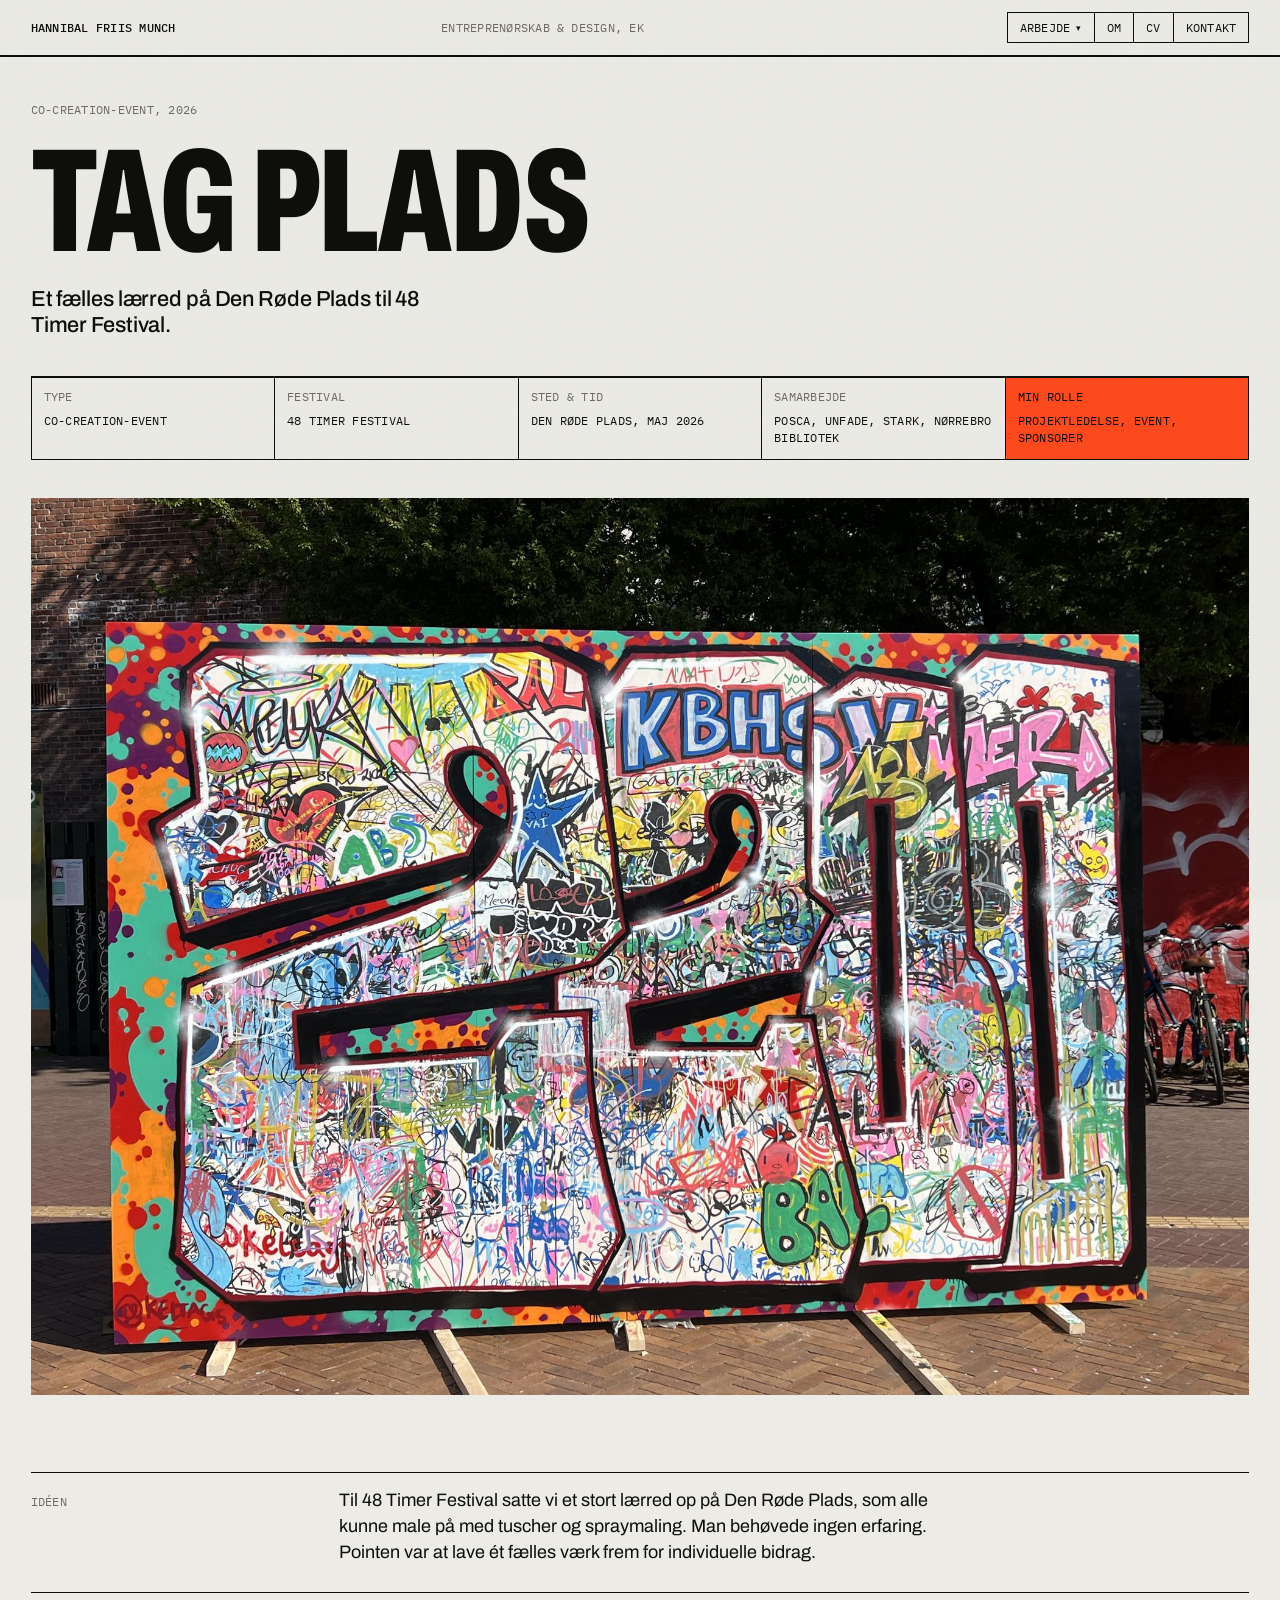
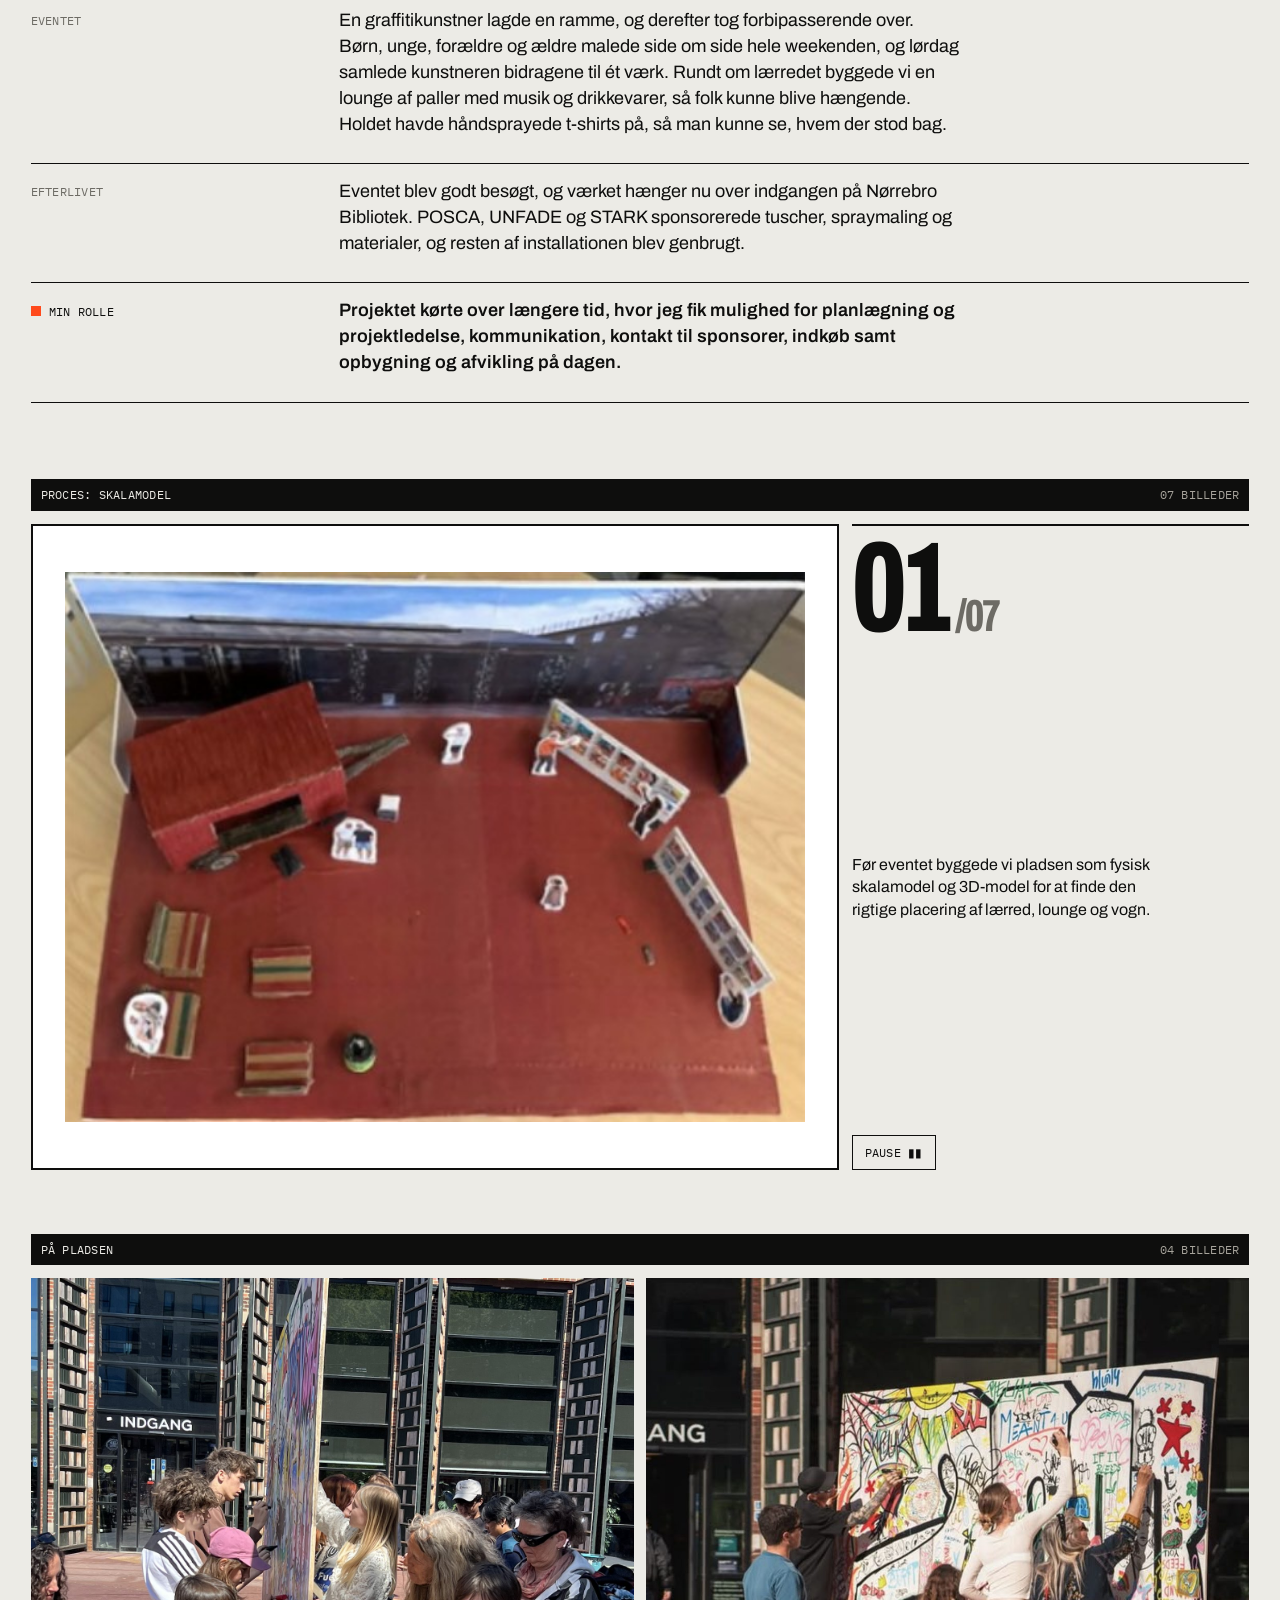
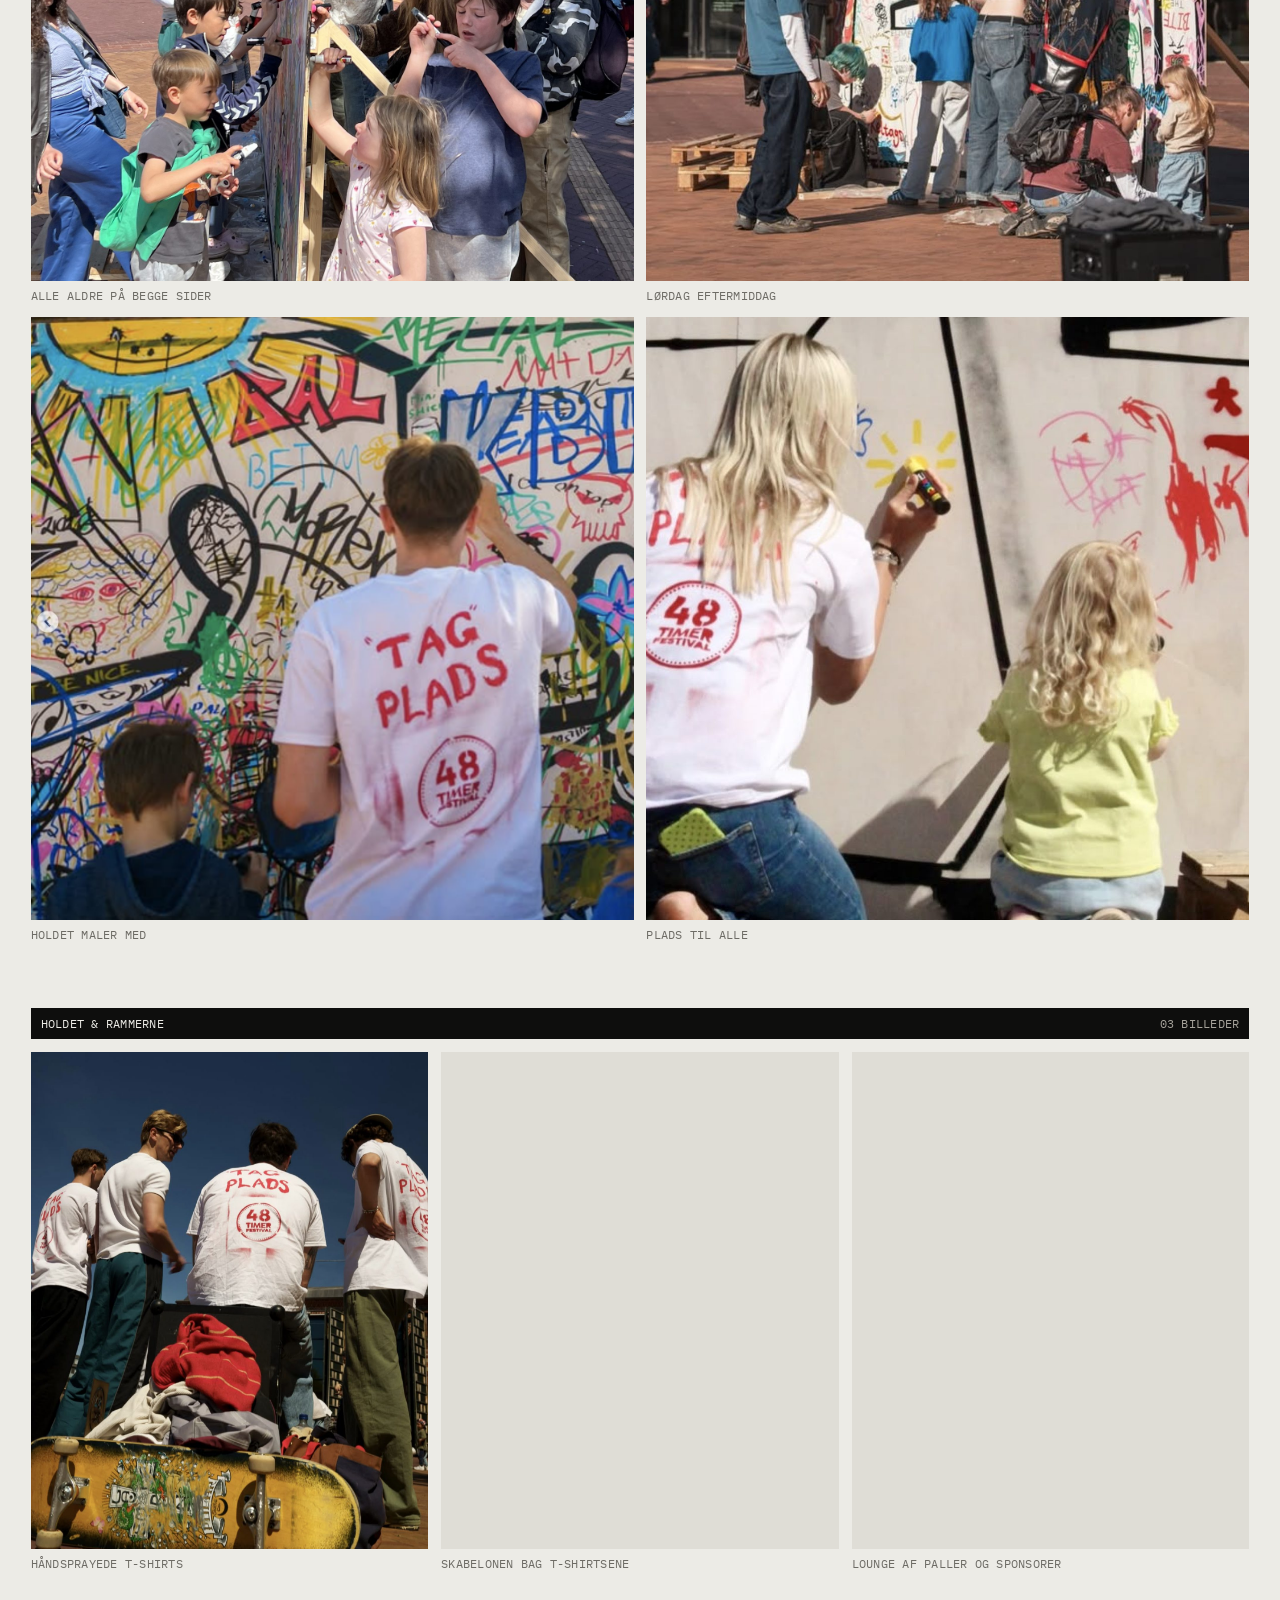
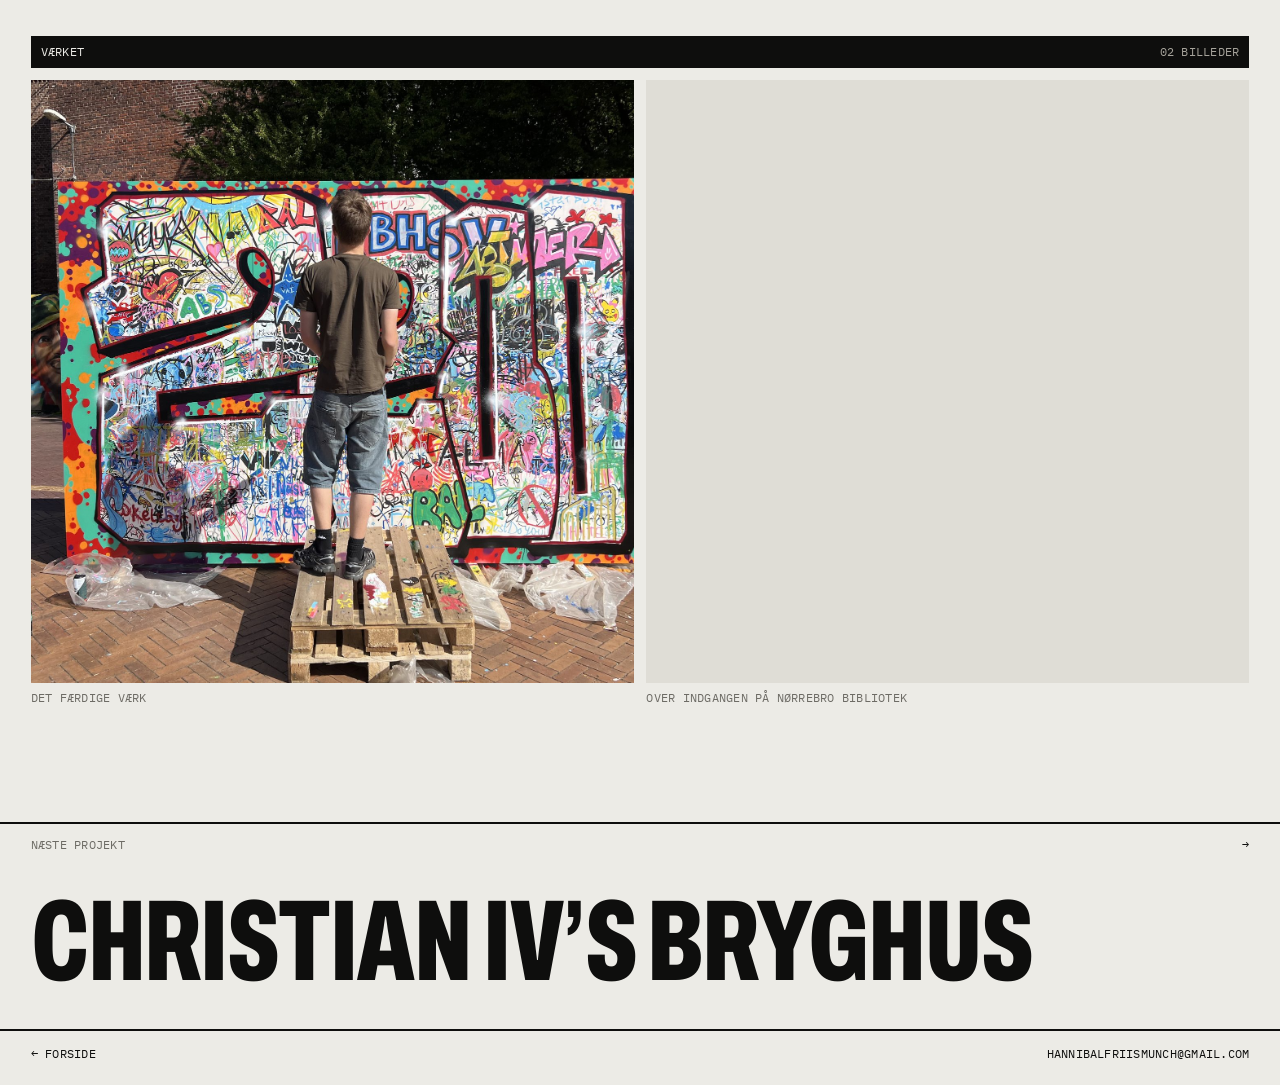
<file: tag-plads.html>
<!doctype html>
<html lang="da" class="no-js">
<head>
<meta charset="utf-8">
<meta name="viewport" content="width=device-width, initial-scale=1">
<title>Tag Plads — Hannibal Friis Munch</title>
<meta name="description" content="Co-creation-event og byrumsinstallation til 48 Timer Festival på Nørrebro.">
<meta name="author" content="Hannibal Friis Munch">
<meta property="og:title" content="Tag Plads — Hannibal Friis Munch">
<meta property="og:description" content="Co-creation-event og byrumsinstallation til 48 Timer Festival på Nørrebro.">
<meta name="theme-color" content="#ecebe6">
<link rel="icon" href="data:image/svg+xml,%3Csvg xmlns=%22http://www.w3.org/2000/svg%22 viewBox=%220 0 32 32%22%3E%3Crect x=%226%22 y=%226%22 width=%2220%22 height=%2220%22 fill=%22%23ff4a1c%22/%3E%3C/svg%3E">
<link rel="preconnect" href="https://fonts.googleapis.com"><link rel="preconnect" href="https://fonts.gstatic.com" crossorigin><link href="https://fonts.googleapis.com/css2?family=Archivo:wdth,wght@62..125,400..900&family=IBM+Plex+Mono:wght@400;500&display=swap" rel="stylesheet">
<link rel="stylesheet" href="style.css">
<script>document.documentElement.classList.remove('no-js')</script>
</head>
<body>
<header class="bar wrap">
  <div class="grid mono">
    <a class="name" href="index.html">Hannibal Friis Munch</a>
    <span class="role muted">Entreprenørskab &amp; Design, EK</span>
    <nav aria-label="Hovedmenu">
      <div class="work-menu">
        <button class="work-toggle" type="button" aria-expanded="false" aria-controls="work-panel">Arbejde <span class="chev" aria-hidden="true">▾</span></button>
        <div class="work-panel mono" id="work-panel"><a href="sidste-skoledag.html"><span class="t">Sidste Skoledag</span><span class="k">Visuel identitet</span></a><a href="petini.html"><span class="t">Pétini</span><span class="k">Egen virksomhed</span></a><a href="osterland.html"><span class="t">Østerland</span><span class="k">Brandstrategi & identitet</span></a><a href="tag-plads.html" aria-current="page"><span class="t">Tag Plads</span><span class="k">Co-creation-event</span></a><a href="bryghuset.html"><span class="t">Christian IV’s Bryghus</span><span class="k">Oplevelseskoncept & etiketter</span></a></div>
      </div>
      <a href="index.html#om">Om</a>
      <a href="hannibal-friis-munch-cv.pdf" target="_blank" rel="noopener">CV</a>
      <a href="index.html#kontakt">Kontakt</a>
    </nav>
  </div>
</header>
<main>
<section class="p-head wrap">
  <div class="count mono"><span class="muted">Co-creation-event, 2026</span></div>
  <h1 class="display">Tag Plads</h1>
  <p class="sub">Et fælles lærred på Den Røde Plads til 48 Timer Festival.</p>
</section>
<section class="meta wrap mono"><dl><div><dt>Type</dt><dd>Co-creation-event</dd></div><div><dt>Festival</dt><dd>48 Timer Festival</dd></div><div><dt>Sted & tid</dt><dd>Den Røde Plads, maj 2026</dd></div><div><dt>Samarbejde</dt><dd>POSCA, UNFADE, STARK, Nørrebro Bibliotek</dd></div><div><dt>Min rolle</dt><dd>Projektledelse, event, sponsorer</dd></div></dl></section>
<section class="hero wrap reveal"><div class="tiles c1"><figure class="cell"><button class="tile" type="button" data-full="tag-plads-01.jpg" data-alt="Det færdige fælles graffitiværk på Den Røde Plads" data-cap="" aria-label="Forstør: Det færdige fælles graffitiværk på Den Røde Plads"><img src="tag-plads-01.jpg" alt="Det færdige fælles graffitiværk på Den Røde Plads" width="2000" height="1473" fetchpriority="high" decoding="async"><span class="zoom" aria-hidden="true">Forstør +</span></button></figure></div></section>
<section class="story wrap"><div class="row grid"><div class="label mono muted">Idéen</div><div class="text"><p>Til 48 Timer Festival satte vi et stort lærred op på Den Røde Plads, som alle kunne male på med tuscher og spraymaling. Man behøvede ingen erfaring. Pointen var at lave ét fælles værk frem for individuelle bidrag.</p></div></div><div class="row grid"><div class="label mono muted">Eventet</div><div class="text"><p>En graffitikunstner lagde en ramme, og derefter tog forbipasserende over. Børn, unge, forældre og ældre malede side om side hele weekenden, og lørdag samlede kunstneren bidragene til ét værk. Rundt om lærredet byggede vi en lounge af paller med musik og drikkevarer, så folk kunne blive hængende. Holdet havde håndsprayede t-shirts på, så man kunne se, hvem der stod bag.</p></div></div><div class="row grid"><div class="label mono muted">Efterlivet</div><div class="text"><p>Eventet blev godt besøgt, og værket hænger nu over indgangen på Nørrebro Bibliotek. POSCA, UNFADE og STARK sponsorerede tuscher, spraymaling og materialer, og resten af installationen blev genbrugt.</p></div></div><div class="row grid role"><div class="label mono muted">Min rolle</div><div class="text"><p>Projektet kørte over længere tid, hvor jeg fik mulighed for planlægning og projektledelse, kommunikation, kontakt til sponsorer, indkøb samt opbygning og afvikling på dagen.</p></div></div></section>
<section class="gal wrap reveal"><div class="gal-head mono"><span>Proces: skalamodel</span><span class="muted">07 billeder</span></div>
<div class="flip-wrap"><div class="flip" data-interval="420" role="img" aria-label="Proces: skalamodel, skifter automatisk"><img src="tag-plads-model-01.jpg" alt="Proces: skalamodel: billede 1 af 7" width="587" height="436" loading="lazy" decoding="async" class=on><img src="tag-plads-model-02.jpg" alt="Proces: skalamodel: billede 2 af 7" width="696" height="434" loading="lazy" decoding="async"><img src="tag-plads-model-03.jpg" alt="Proces: skalamodel: billede 3 af 7" width="693" height="423" loading="lazy" decoding="async"><img src="tag-plads-model-04.jpg" alt="Proces: skalamodel: billede 4 af 7" width="743" height="338" loading="lazy" decoding="async"><img src="tag-plads-model-05.jpg" alt="Proces: skalamodel: billede 5 af 7" width="899" height="429" loading="lazy" decoding="async"><img src="tag-plads-model-06.jpg" alt="Proces: skalamodel: billede 6 af 7" width="899" height="444" loading="lazy" decoding="async"><img src="tag-plads-model-07.jpg" alt="Proces: skalamodel: billede 7 af 7" width="599" height="392" loading="lazy" decoding="async"></div>
<div class="flip-side"><div class="flip-count display"><span class="flip-n">01</span><span class="flip-of">/07</span></div><p>Før eventet byggede vi pladsen som fysisk skalamodel og 3D-model for at finde den rigtige placering af lærred, lounge og vogn.</p><button class="flip-toggle mono" type="button" aria-pressed="false">Pause ▮▮</button></div></div></section>
<section class="gal wrap reveal"><div class="gal-head mono"><span>På pladsen</span><span class="muted">04 billeder</span></div><div class="tiles c2" style="--ar:1 / 1"><figure class="cell"><button class="tile" type="button" data-full="tag-plads-02.jpg" data-alt="Børn og voksne tegner på begge sider af lærredet" data-cap="Alle aldre på begge sider" aria-label="Forstør: Børn og voksne tegner på begge sider af lærredet"><img src="tag-plads-02.jpg" alt="Børn og voksne tegner på begge sider af lærredet" width="1498" height="1998" loading="lazy" decoding="async"><span class="zoom" aria-hidden="true">Forstør +</span></button><figcaption class="mono muted">Alle aldre på begge sider</figcaption></figure><figure class="cell"><button class="tile" type="button" data-full="tag-plads-03.jpg" data-alt="Mange mennesker maler på lærredet foran bygningen" data-cap="Lørdag eftermiddag" aria-label="Forstør: Mange mennesker maler på lærredet foran bygningen"><img src="tag-plads-03.jpg" alt="Mange mennesker maler på lærredet foran bygningen" width="1284" height="1168" loading="lazy" decoding="async"><span class="zoom" aria-hidden="true">Forstør +</span></button><figcaption class="mono muted">Lørdag eftermiddag</figcaption></figure><figure class="cell"><button class="tile" type="button" data-full="tag-plads-04.jpg" data-alt="Fra holdet i Tag Plads-t-shirt maler på lærredet" data-cap="Holdet maler med" aria-label="Forstør: Fra holdet i Tag Plads-t-shirt maler på lærredet"><img src="tag-plads-04.jpg" alt="Fra holdet i Tag Plads-t-shirt maler på lærredet" width="1342" height="1812" loading="lazy" decoding="async"><span class="zoom" aria-hidden="true">Forstør +</span></button><figcaption class="mono muted">Holdet maler med</figcaption></figure><figure class="cell"><button class="tile" type="button" data-full="tag-plads-05.jpg" data-alt="Kvinde fra holdet og et lille barn tegner sammen" data-cap="Plads til alle" aria-label="Forstør: Kvinde fra holdet og et lille barn tegner sammen"><img src="tag-plads-05.jpg" alt="Kvinde fra holdet og et lille barn tegner sammen" width="1702" height="1200" loading="lazy" decoding="async"><span class="zoom" aria-hidden="true">Forstør +</span></button><figcaption class="mono muted">Plads til alle</figcaption></figure></div></section>
<section class="gal wrap reveal"><div class="gal-head mono"><span>Holdet & rammerne</span><span class="muted">03 billeder</span></div><div class="tiles c3" style="--ar:4 / 5"><figure class="cell"><button class="tile" type="button" data-full="tag-plads-06.jpg" data-alt="Holdet i hvide, håndsprayede Tag Plads-t-shirts" data-cap="Håndsprayede t-shirts" aria-label="Forstør: Holdet i hvide, håndsprayede Tag Plads-t-shirts"><img src="tag-plads-06.jpg" alt="Holdet i hvide, håndsprayede Tag Plads-t-shirts" width="1346" height="1748" loading="lazy" decoding="async"><span class="zoom" aria-hidden="true">Forstør +</span></button><figcaption class="mono muted">Håndsprayede t-shirts</figcaption></figure><figure class="cell"><button class="tile" type="button" data-full="tag-plads-08.jpg" data-alt="48 Timer Festival-skabelon på en papkasse" data-cap="Skabelonen bag t-shirtsene" aria-label="Forstør: 48 Timer Festival-skabelon på en papkasse"><img src="tag-plads-08.jpg" alt="48 Timer Festival-skabelon på en papkasse" width="1054" height="1724" loading="lazy" decoding="async"><span class="zoom" aria-hidden="true">Forstør +</span></button><figcaption class="mono muted">Skabelonen bag t-shirtsene</figcaption></figure><figure class="cell"><button class="tile" type="button" data-full="tag-plads-07.jpg" data-alt="Pallebænk med sponsorskilte for POSCA, UNFADE og STARK" data-cap="Lounge af paller og sponsorer" aria-label="Forstør: Pallebænk med sponsorskilte for POSCA, UNFADE og STARK"><img src="tag-plads-07.jpg" alt="Pallebænk med sponsorskilte for POSCA, UNFADE og STARK" width="1496" height="1200" loading="lazy" decoding="async"><span class="zoom" aria-hidden="true">Forstør +</span></button><figcaption class="mono muted">Lounge af paller og sponsorer</figcaption></figure></div></section>
<section class="gal wrap reveal"><div class="gal-head mono"><span>Værket</span><span class="muted">02 billeder</span></div><div class="tiles c2" style="--ar:1 / 1"><figure class="cell"><button class="tile" type="button" data-full="tag-plads-09.jpg" data-alt="Person står på en palle foran det færdige værk" data-cap="Det færdige værk" aria-label="Forstør: Person står på en palle foran det færdige værk"><img src="tag-plads-09.jpg" alt="Person står på en palle foran det færdige værk" width="2000" height="1479" loading="lazy" decoding="async"><span class="zoom" aria-hidden="true">Forstør +</span></button><figcaption class="mono muted">Det færdige værk</figcaption></figure><figure class="cell"><button class="tile" type="button" data-full="tag-plads-10.jpg" data-alt="Værket hænger over indgangen på Nørrebro Bibliotek" data-cap="Over indgangen på Nørrebro Bibliotek" aria-label="Forstør: Værket hænger over indgangen på Nørrebro Bibliotek"><img src="tag-plads-10.jpg" alt="Værket hænger over indgangen på Nørrebro Bibliotek" width="1374" height="1588" loading="lazy" decoding="async"><span class="zoom" aria-hidden="true">Forstør +</span></button><figcaption class="mono muted">Over indgangen på Nørrebro Bibliotek</figcaption></figure></div></section>
<section class="next">
  <a href="bryghuset.html"><span class="top mono"><span class="muted">Næste projekt</span><span>→</span></span><span class="title display">Christian IV’s Bryghus</span></a>
</section>
</main>
<footer class="p-foot mono"><a href="index.html">← Forside</a><a href="mailto:hannibalfriismunch@gmail.com">hannibalfriismunch@gmail.com</a></footer>
<div class="lb" id="lb" role="dialog" aria-modal="true" aria-label="Billedvisning" hidden>
  <div class="lb-top mono"><span class="lb-count muted"></span><button class="lb-close mono" type="button">Luk ✕</button></div>
  <div class="lb-stage"><button class="lb-prev" type="button" aria-label="Forrige billede">←</button><img alt=""><button class="lb-next" type="button" aria-label="Næste billede">→</button></div>
  <div class="lb-bottom mono"><span class="lb-cap"></span><span class="muted">← → for at bladre · Esc for at lukke</span></div>
</div>
<script>
(function(){
  var bar=document.querySelector('.bar');
  function onScroll(){ bar.classList.toggle('scrolled', window.scrollY>8); }
  onScroll(); window.addEventListener('scroll', onScroll, {passive:true});

  // Arbejde dropdown
  var tg=document.querySelector('.work-toggle'), panel=document.getElementById('work-panel'), menu=document.querySelector('.work-menu');
  function setMenu(open){ tg.setAttribute('aria-expanded', open); panel.classList.toggle('open', open); }
  var hoverT=0;
  tg.addEventListener('click', function(e){ e.stopPropagation(); if(Date.now()-hoverT<500){ setMenu(true); return; } setMenu(tg.getAttribute('aria-expanded')!=='true'); });
  if(window.matchMedia('(hover: hover)').matches){
    var t; menu.addEventListener('mouseenter', function(){ clearTimeout(t); if(tg.getAttribute('aria-expanded')!=='true') hoverT=Date.now(); setMenu(true); });
    menu.addEventListener('mouseleave', function(){ t=setTimeout(function(){ setMenu(false); }, 180); });
  }
  document.addEventListener('click', function(e){ if(!menu.contains(e.target)) setMenu(false); });
  document.addEventListener('keydown', function(e){ if(e.key==='Escape' && tg.getAttribute('aria-expanded')==='true'){ setMenu(false); tg.focus(); } });

  // reveal
  var els=document.querySelectorAll('.reveal');
  if('IntersectionObserver' in window){
    var io=new IntersectionObserver(function(en){ en.forEach(function(x){ if(x.isIntersecting){ x.target.classList.add('in'); io.unobserve(x.target); } }); },{rootMargin:'0px 0px -6% 0px'});
    els.forEach(function(e){ io.observe(e); });
  } else els.forEach(function(e){ e.classList.add('in'); });

  // lightbox
  var lb=document.getElementById('lb');
  if(lb){
    var tiles=[].slice.call(document.querySelectorAll('button.tile')), img=lb.querySelector('img'), cap=lb.querySelector('.lb-cap'), cnt=lb.querySelector('.lb-count'), idx=0, last;
    function show(i){ idx=(i+tiles.length)%tiles.length; var t=tiles[idx]; img.src=t.dataset.full; img.alt=t.dataset.alt; cap.textContent=t.dataset.cap||''; cnt.textContent=(idx+1)+' / '+tiles.length; }
    function open(i){ last=document.activeElement; lb.hidden=false; show(i); requestAnimationFrame(function(){ lb.classList.add('open'); }); document.body.classList.add('lb-open'); lb.querySelector('.lb-close').focus(); }
    function close(){ lb.classList.remove('open'); document.body.classList.remove('lb-open'); setTimeout(function(){ lb.hidden=true; }, 250); if(last) last.focus(); }
    tiles.forEach(function(t,i){ t.addEventListener('click', function(){ open(i); }); });
    lb.querySelector('.lb-close').addEventListener('click', close);
    lb.querySelector('.lb-prev').addEventListener('click', function(){ show(idx-1); });
    lb.querySelector('.lb-next').addEventListener('click', function(){ show(idx+1); });
    lb.addEventListener('click', function(e){ if(e.target===lb || e.target.classList.contains('lb-stage')) close(); });
    document.addEventListener('keydown', function(e){ if(lb.hidden) return; if(e.key==='Escape') close(); if(e.key==='ArrowLeft') show(idx-1); if(e.key==='ArrowRight') show(idx+1); });
    var sx=null; lb.addEventListener('touchstart', function(e){ sx=e.touches[0].clientX; }, {passive:true});
    lb.addEventListener('touchend', function(e){ if(sx===null) return; var dx=e.changedTouches[0].clientX-sx; if(Math.abs(dx)>50) show(idx+(dx<0?1:-1)); sx=null; });
  }


  // flip-through of sketches
  document.querySelectorAll('.flip').forEach(function(box){
    var imgs=[].slice.call(box.querySelectorAll('img')), i=0, timer=null, visible=false, paused=false;
    var wrap=box.closest('.flip-wrap'), n=wrap.querySelector('.flip-n'), btn=wrap.querySelector('.flip-toggle');
    var reduce=window.matchMedia('(prefers-reduced-motion: reduce)').matches; if(reduce) paused=true;
    imgs.forEach(function(im){ im.loading='eager'; });
    function show(k){ imgs[i].classList.remove('on'); i=(k+imgs.length)%imgs.length; imgs[i].classList.add('on'); n.textContent=(i<9?'0':'')+(i+1); }
    function run(){ clearInterval(timer); timer=null; if(visible && !paused) timer=setInterval(function(){ show(i+1); }, +box.dataset.interval||420); btn.textContent=paused?'Afspil ▶':'Pause ▮▮'; btn.setAttribute('aria-pressed', paused); }
    btn.addEventListener('click', function(){ paused=!paused; run(); });
    box.addEventListener('click', function(){ if(paused) show(i+1); else { paused=true; run(); } });
    if('IntersectionObserver' in window){ new IntersectionObserver(function(e){ visible=e[0].isIntersecting; run(); }).observe(box); } else { visible=true; run(); }
  });

  var clock=document.getElementById('clock');
  if(clock){ var f=function(){ try{ clock.textContent='København '+new Date().toLocaleTimeString('da-DK',{hour:'2-digit',minute:'2-digit',timeZone:'Europe/Copenhagen'}); }catch(e){} }; f(); setInterval(f,30000); }
})();
</script>
</body>
</html>
</file>
<file: style.css>
/* Hannibal Friis Munch — portfolio (v3, urban) */

:root {
  --paper: #ecebe6;
  --paper-2: #dfddd6;
  --ink: #0e0e0d;
  --muted: #6d6b65;
  --accent: #ff4a1c;
  --rule: 2px solid var(--ink);
  --hair: 1px solid var(--ink);
  --display: "Archivo", "Helvetica Neue", "Arial Narrow", Arial, sans-serif;
  --body: "Archivo", "Helvetica Neue", Arial, sans-serif;
  --mono: "IBM Plex Mono", ui-monospace, Menlo, monospace;
  --gutter: clamp(14px, 2.4vw, 32px);
  --gap: clamp(8px, 1vw, 14px);
}

*, *::before, *::after { box-sizing: border-box; }
html { -webkit-text-size-adjust: 100%; scroll-behavior: smooth; }
@media (prefers-reduced-motion: reduce) { html { scroll-behavior: auto; } }

body {
  margin: 0;
  background: var(--paper);
  color: var(--ink);
  font-family: var(--body);
  font-stretch: 100%;
  font-size: clamp(16px, 1.05vw, 18px);
  line-height: 1.5;
  -webkit-font-smoothing: antialiased;
}
/* fine concrete grain */
body::before {
  content: ""; position: fixed; inset: 0; pointer-events: none; z-index: 100;
  opacity: .07; mix-blend-mode: multiply;
  background-image: url("data:image/svg+xml,%3Csvg xmlns='http://www.w3.org/2000/svg' width='160' height='160'%3E%3Cfilter id='n'%3E%3CfeTurbulence type='fractalNoise' baseFrequency='.9' numOctaves='2' stitchTiles='stitch'/%3E%3C/filter%3E%3Crect width='100%25' height='100%25' filter='url(%23n)'/%3E%3C/svg%3E");
}
body.lb-open { overflow: hidden; }

img, video { display: block; width: 100%; height: auto; }
a { color: inherit; text-decoration: none; }
button { font: inherit; color: inherit; }
::selection { background: var(--accent); color: var(--ink); }

.mono { font-family: var(--mono); font-size: 12px; letter-spacing: .02em; line-height: 1.45; text-transform: uppercase; }
.muted { color: var(--muted); }
.wrap { padding-inline: var(--gutter); }
.grid { display: grid; grid-template-columns: repeat(12, minmax(0, 1fr)); column-gap: var(--gap); }
.sq { display: inline-block; width: 10px; height: 10px; background: var(--accent); flex: none; }

.display {
  font-family: var(--display);
  font-stretch: 62%;
  font-weight: 800;
  text-transform: uppercase;
  line-height: .86;
  letter-spacing: -.01em;
}

/* ---------- top bar + dropdown ---------- */

.bar {
  position: sticky; top: 0; z-index: 20;
  background: var(--paper);
  border-bottom: var(--rule);
  padding-block: 12px;
}
.bar .grid { align-items: center; }
.bar .name { grid-column: 1 / span 4; font-weight: 500; }
.bar .role { grid-column: 5 / span 4; }
.bar nav { grid-column: 9 / -1; display: flex; justify-content: flex-end; gap: 0; }
.bar nav > a, .work-toggle {
  display: inline-flex; align-items: center; gap: 6px;
  padding: 6px 12px; border: var(--hair); margin-left: -1px;
  background: var(--paper);
}
.bar nav > a:hover, .work-toggle:hover, .work-toggle[aria-expanded="true"] { background: var(--ink); color: var(--paper); }

.work-menu { position: relative; display: flex; }
.work-toggle { cursor: pointer; font-family: var(--mono); font-size: 12px; letter-spacing: .02em; text-transform: uppercase; }
.work-toggle .chev { display: inline-block; transition: transform .2s; font-size: 9px; }
.work-toggle[aria-expanded="true"] .chev { transform: rotate(180deg); }

.work-panel {
  position: absolute; right: 0; top: calc(100% + 13px);
  width: min(420px, calc(100vw - 2 * var(--gutter)));
  background: var(--ink); color: var(--paper);
  border: var(--rule);
  opacity: 0; visibility: hidden; transform: translateY(-4px);
  transition: opacity .15s, transform .15s, visibility .15s;
}
.work-panel.open { opacity: 1; visibility: visible; transform: none; }
.work-panel a { display: grid; grid-template-columns: 1fr auto; align-items: baseline; gap: 12px; padding: 12px 14px; }
.work-panel a + a { border-top: 1px solid #3a3a37; }
.work-panel .n { color: #8d8a83; }
.work-panel .t { font-family: var(--display); font-stretch: 62%; font-weight: 800; font-size: 26px; line-height: 1; text-transform: uppercase; letter-spacing: 0; }
.work-panel .k { color: #8d8a83; font-size: 10px; text-align: right; }
.work-panel a:hover, .work-panel a[aria-current] { background: var(--accent); color: var(--ink); }
.work-panel a:hover .n, .work-panel a:hover .k, .work-panel a[aria-current] .n, .work-panel a[aria-current] .k { color: var(--ink); }

/* ---------- home ---------- */

.masthead { padding-top: clamp(28px, 4vw, 56px); }
.giant {
  margin: 0;
  font-size: clamp(64px, 17.4vw, 330px);
}
.giant span { display: block; }
.giant span:last-child { text-align: right; }
.mast-row { border-top: var(--rule); border-bottom: var(--rule); margin-top: clamp(16px, 2vw, 28px); padding-block: 14px 18px; align-items: start; }
.mast-row .c1 { grid-column: 1 / span 3; }
.mast-row .c2 { grid-column: 4 / span 6; margin: 0; font-family: var(--body); text-transform: none; letter-spacing: -.005em; font-size: clamp(18px, 1.5vw, 24px); line-height: 1.25; font-weight: 500; letter-spacing: -.005em; }
.mast-row .c3 { grid-column: 10 / -1; justify-self: end; display: inline-flex; align-items: center; gap: 8px; }

.ticker { border-block: var(--rule); background: var(--ink); color: var(--paper); overflow: hidden; white-space: nowrap; }
.ticker .track { display: inline-flex; animation: tick 38s linear infinite; }
.ticker span { font-family: var(--display); font-stretch: 62%; font-weight: 700; text-transform: uppercase; font-size: 22px; line-height: 1; padding: 10px 0; }
.ticker span::after { content: "✦"; color: var(--accent); margin: 0 22px; font-size: .8em; vertical-align: .1em; }
@keyframes tick { to { transform: translateX(-50%); } }
@media (prefers-reduced-motion: reduce) { .ticker .track { animation: none; } }

.section-head { display: flex; justify-content: space-between; align-items: baseline; gap: 16px; padding-block: clamp(40px, 5vw, 72px) 10px; border-bottom: var(--rule); }
.section-head h2 { margin: 0; font-size: clamp(40px, 6vw, 96px); }

.cards { display: grid; grid-template-columns: 1fr 1fr; border-left: var(--rule); margin-bottom: clamp(60px, 8vw, 110px); }
.card { display: block; border-right: var(--rule); border-bottom: var(--rule); padding: var(--gap); transition: background .15s, color .15s; }
.card.featured { grid-column: 1 / -1; }
.card .media { aspect-ratio: 4 / 3; overflow: hidden; background: var(--paper-2); }
.card.featured .media { aspect-ratio: 21 / 9; }
.card .media img { height: 100%; object-fit: cover; }
.card .media.duo { display: grid; grid-template-columns: 1fr 1fr; gap: 10%; padding: 8% 18%; }
.card .media.duo img { object-fit: contain; }
.card .info { display: grid; grid-template-columns: 1fr auto; gap: 14px; align-items: end; padding-top: 12px; }
.card .num { font-family: var(--display); font-stretch: 62%; font-weight: 800; font-size: clamp(34px, 3.4vw, 56px); line-height: .8; }
.card h3 { margin: 0; font-family: var(--display); font-stretch: 62%; font-weight: 800; text-transform: uppercase; font-size: clamp(26px, 2.6vw, 44px); line-height: .9; }
.card .kind { text-align: right; padding-bottom: 2px; }
.card:hover { background: var(--ink); color: var(--paper); }
.card:hover .muted { color: #a6a39b; }
.card:hover .num { color: var(--accent); }

.about { border-top: var(--rule); padding-block: 14px clamp(60px, 8vw, 110px); }
.about .label { grid-column: 1 / span 3; }
.about .text { grid-column: 4 / span 8; }
.about .text p { margin: 0 0 1em; font-size: clamp(19px, 1.55vw, 25px); line-height: 1.3; font-weight: 500; letter-spacing: -.005em; }
.about dl { margin: 26px 0 0; display: grid; grid-template-columns: max-content 1fr; border-top: var(--hair); }
.about dt, .about dd { margin: 0; padding: 8px 0; border-bottom: var(--hair); }
.about dt { color: var(--muted); padding-right: 28px; }

.contact { background: var(--ink); color: var(--paper); padding-block: 14px 20px; }
.contact .big {
  display: block;
  margin: clamp(26px, 4vw, 56px) 0 clamp(26px, 4vw, 56px);
  font-size: clamp(30px, 7vw, 132px);
  text-transform: none;
  overflow-wrap: anywhere;
}
.contact .big:hover { color: var(--accent); }
.contact .foot { border-top: 1px solid #3a3a37; padding-top: 12px; }
.contact .foot > :nth-child(1) { grid-column: 1 / span 4; }
.contact .foot > :nth-child(2) { grid-column: 5 / span 4; }
.contact .foot > :nth-child(3) { grid-column: 9 / -1; text-align: right; }
.contact .foot a:hover { color: var(--accent); }
.contact .muted { color: #8d8a83; }

/* ---------- project page ---------- */

.p-head { padding-top: clamp(24px, 3.4vw, 48px); }
.p-head .count { display: flex; justify-content: space-between; align-items: center; margin-bottom: clamp(12px, 1.6vw, 22px); }
.tag { background: var(--ink); color: var(--paper); padding: 4px 8px; }
.p-head h1 { margin: 0; font-size: clamp(56px, 11.5vw, 220px); overflow-wrap: anywhere; }
.p-head .sub { margin: clamp(14px, 1.6vw, 22px) 0 0; max-width: 34ch; font-size: clamp(19px, 1.7vw, 27px); line-height: 1.2; font-weight: 500; letter-spacing: -.005em; }

.meta { margin-block: clamp(24px, 3vw, 40px); }
.meta dl { margin: 0; display: grid; grid-template-columns: repeat(5, minmax(0, 1fr)); border-top: var(--rule); border-left: var(--hair); }
.meta dl > div { border-right: var(--hair); border-bottom: var(--hair); padding: 10px 12px 12px; }
.meta dt { color: var(--muted); margin-bottom: 6px; }
.meta dd { margin: 0; }
.meta dl > div:last-child { background: var(--accent); }
.meta dl > div:last-child dt { color: var(--ink); }

.hero .tile { aspect-ratio: auto; }

.story { padding-block: clamp(40px, 6vw, 88px); }
.story .row { border-top: var(--hair); padding-block: 14px 26px; }
.story .row:last-child { border-bottom: var(--hair); }
.story .label { grid-column: 1 / span 3; display: flex; gap: 8px; align-items: center; align-self: start; padding-top: .45em; }
.story .text { grid-column: 4 / span 8; }
.story .text p { margin: 0; font-size: clamp(18px, 1.35vw, 21px); line-height: 1.45; max-width: 62ch; }
.story .row.role .label { color: var(--ink); }
.story .row.role .label::before { content: ""; width: 10px; height: 10px; background: var(--accent); }
.story .row.role .text p { font-weight: 600; }

.gal { padding-bottom: clamp(36px, 5vw, 72px); }
.gal-head { display: flex; justify-content: space-between; gap: 16px; background: var(--ink); color: var(--paper); padding: 7px 10px; margin-bottom: var(--gap); }
.gal-head .muted { color: #a6a39b; }

.tiles { display: grid; gap: var(--gap); grid-template-columns: repeat(var(--cols, 3), minmax(0, 1fr)); }
.tiles.c1 { --cols: 1; } .tiles.c2 { --cols: 2; } .tiles.c3 { --cols: 3; } .tiles.c4 { --cols: 4; }
.tiles.c1.mid { width: min(100%, 520px); }

.tile {
  display: block; position: relative; width: 100%;
  margin: 0; padding: 0; border: 0; cursor: zoom-in;
  background: var(--paper-2);
  aspect-ratio: var(--ar, 4 / 3);
  overflow: hidden;
}
.tile img, .tile video { width: 100%; height: 100%; object-fit: cover; }
.tile.contain img { object-fit: contain; padding: 5%; }
.tile::after { content: ""; position: absolute; inset: 0; border: 0 solid var(--accent); transition: border-width .12s; pointer-events: none; }
.tile:hover::after { border-width: 4px; }
.tile:focus-visible { outline: 3px solid var(--accent); outline-offset: 2px; }
.tile .zoom {
  position: absolute; left: 0; bottom: 0;
  background: var(--accent); color: var(--ink);
  font-family: var(--mono); font-size: 11px; text-transform: uppercase; padding: 4px 8px;
  opacity: 0; transition: opacity .12s;
}
.tile:hover .zoom, .tile:focus-visible .zoom { opacity: 1; }
div.tile { cursor: default; }
div.tile::after { display: none; }
figure.cell { margin: 0; }
figure.cell figcaption { margin-top: 6px; }

.next { border-top: var(--rule); border-bottom: var(--rule); margin-top: clamp(24px, 4vw, 60px); }
.next a { display: block; padding: 12px var(--gutter) clamp(20px, 3vw, 40px); transition: background .15s; }
.next .top { display: flex; justify-content: space-between; }
.next .title { display: block; margin-top: clamp(18px, 3vw, 44px); font-size: clamp(48px, 9vw, 170px); }
.next a:hover { background: var(--accent); }
.next a:hover .muted { color: var(--ink); }

.p-foot { padding: 14px var(--gutter) 22px; display: flex; justify-content: space-between; gap: 16px; flex-wrap: wrap; }
.p-foot a:hover { color: var(--accent); }

/* ---------- lightbox ---------- */

.lb {
  position: fixed; inset: 0; z-index: 60;
  background: var(--ink); color: var(--paper);
  display: grid; grid-template-rows: auto 1fr auto;
  opacity: 0; visibility: hidden; transition: opacity .2s, visibility .2s;
}
.lb.open { opacity: 1; visibility: visible; }
.lb-top, .lb-bottom { display: flex; justify-content: space-between; align-items: center; gap: 16px; padding: 12px var(--gutter); }
.lb-top { border-bottom: 1px solid #3a3a37; }
.lb-bottom { border-top: 1px solid #3a3a37; }
.lb .muted { color: #8d8a83; }
.lb-stage { position: relative; display: flex; align-items: center; justify-content: center; padding: 20px clamp(56px, 7vw, 110px); min-height: 0; }
.lb-stage img { max-width: 100%; max-height: 100%; width: auto; height: auto; object-fit: contain; }
.lb button { background: none; border: 1px solid #3a3a37; cursor: pointer; padding: 6px 10px; }
.lb button:hover { background: var(--accent); color: var(--ink); border-color: var(--accent); }
.lb-prev, .lb-next { position: absolute; top: 50%; transform: translateY(-50%); font-size: 18px; font-family: var(--mono); }
.lb-prev { left: var(--gutter); }
.lb-next { right: var(--gutter); }

/* ---------- reveal ---------- */

.reveal { opacity: 0; transform: translateY(12px); transition: opacity .5s ease, transform .5s ease; }
.reveal.in { opacity: 1; transform: none; }
.no-js .reveal { opacity: 1; transform: none; }
@media (prefers-reduced-motion: reduce) { .reveal { opacity: 1; transform: none; transition: none; } }

/* ---------- small screens ---------- */

@media (max-width: 800px) {
  .bar .role { display: none; }
  .bar .name { grid-column: 1 / span 5; font-size: 11px; }
  .bar nav { grid-column: 6 / -1; }
  .bar nav > a, .work-toggle { padding: 6px 8px; font-size: 11px; }
  .work-panel { position: fixed; left: var(--gutter); right: var(--gutter); top: 50px; width: auto; }

  .giant span:last-child { text-align: left; }
  .mast-row .c1, .mast-row .c2, .mast-row .c3 { grid-column: 1 / -1; justify-self: start; }
  .mast-row .c2 { margin-block: 12px; }

  .cards { grid-template-columns: 1fr; }
  .card.featured .media { aspect-ratio: 4 / 3; }
  .card .info { grid-template-columns: 1fr; }
  .card .kind { text-align: left; }

  .about .label, .about .text { grid-column: 1 / -1; }
  .about .label { margin-bottom: 14px; }
  .contact .foot > * { grid-column: 1 / -1 !important; text-align: left !important; margin-bottom: 6px; }

  .meta dl { grid-template-columns: 1fr 1fr; }
  .story .label, .story .text { grid-column: 1 / -1; }
  .story .label { margin-bottom: 8px; }

  .tiles.c3, .tiles.c4, .tiles.c2 { --cols: 2; }
  .lb-stage { padding: 12px 8px 60px; }
  .lb-prev, .lb-next { top: auto; bottom: 10px; transform: none; }
}

/* ---------- flip-through (process sketches) ---------- */
.flip-wrap { display: grid; grid-template-columns: repeat(12, minmax(0, 1fr)); gap: var(--gap); align-items: stretch; }
.flip { grid-column: 1 / span 8; position: relative; aspect-ratio: 5 / 4; background: #fff; border: var(--rule); overflow: hidden; cursor: pointer; }
.flip img { position: absolute; inset: 0; width: 100%; height: 100%; object-fit: contain; padding: 4%; visibility: hidden; }
.flip img.on { visibility: visible; }
.flip-side { grid-column: 9 / -1; display: flex; flex-direction: column; justify-content: space-between; gap: 18px; border-top: var(--rule); padding-top: 12px; }
.flip-count { font-size: clamp(72px, 10vw, 180px); line-height: .8; }
.flip-count .flip-of { color: var(--muted); font-size: .35em; margin-left: .1em; }
.flip-side p { margin: 0; font-size: clamp(16px, 1.2vw, 19px); line-height: 1.4; max-width: 34ch; }
.flip-toggle { align-self: flex-start; background: var(--paper); border: var(--hair); padding: 8px 12px; cursor: pointer; }
.flip-toggle:hover, .flip-toggle[aria-pressed="true"] { background: var(--ink); color: var(--paper); }
@media (max-width: 800px) {
  .flip, .flip-side { grid-column: 1 / -1; }
  .flip-side { flex-direction: row; flex-wrap: wrap; align-items: flex-end; }
  .flip-count { font-size: 72px; }
}

/* portrait */
.about .label { display: flex; flex-direction: column; gap: 14px; }
.portrait { margin: 0; border: var(--rule); background: var(--ink); max-width: 320px; }
.portrait img { aspect-ratio: 4 / 5; object-fit: cover; filter: grayscale(1) contrast(1.05); transition: filter .3s; }
.portrait:hover img { filter: none; }
@media (max-width: 800px) { .portrait { max-width: 240px; } }

/* 4 projects: featured + row of 3 */
.cards { grid-template-columns: repeat(3, 1fr); }
.card .media { aspect-ratio: 4 / 5; }
.card.featured .media { aspect-ratio: 21 / 9; }
@media (max-width: 800px) { .cards { grid-template-columns: 1fr; } .card .media { aspect-ratio: 4 / 3; } }

/* download buttons + manual */
.dl-btn { display: inline-flex; align-items: center; gap: 8px; background: var(--ink); color: var(--paper); padding: 12px 16px; border: var(--rule); font-size: 12px; }
.dl-btn:hover { background: var(--accent); color: var(--ink); border-color: var(--ink); }
.cv-row { margin-top: 26px !important; }
.manual { display: grid; grid-template-columns: repeat(12, minmax(0, 1fr)); gap: var(--gap); align-items: start; }
.manual .tiles { grid-column: 1 / span 8; }
.manual-side { grid-column: 9 / -1; display: flex; flex-direction: column; align-items: flex-start; gap: 14px; border-top: var(--rule); padding-top: 12px; }
.manual-side p { margin: 0; font-size: clamp(16px, 1.2vw, 19px); line-height: 1.4; max-width: 34ch; }
@media (max-width: 800px) { .manual .tiles, .manual-side { grid-column: 1 / -1; } .manual .tiles { --cols: 3; } }

/* 5 projects: featured + 2x2 */
.cards { grid-template-columns: 1fr 1fr; }
.card .media { aspect-ratio: 4 / 3; }
.card.featured .media { aspect-ratio: 21 / 9; }
@media (max-width: 800px) { .cards { grid-template-columns: 1fr; } }
</file>
